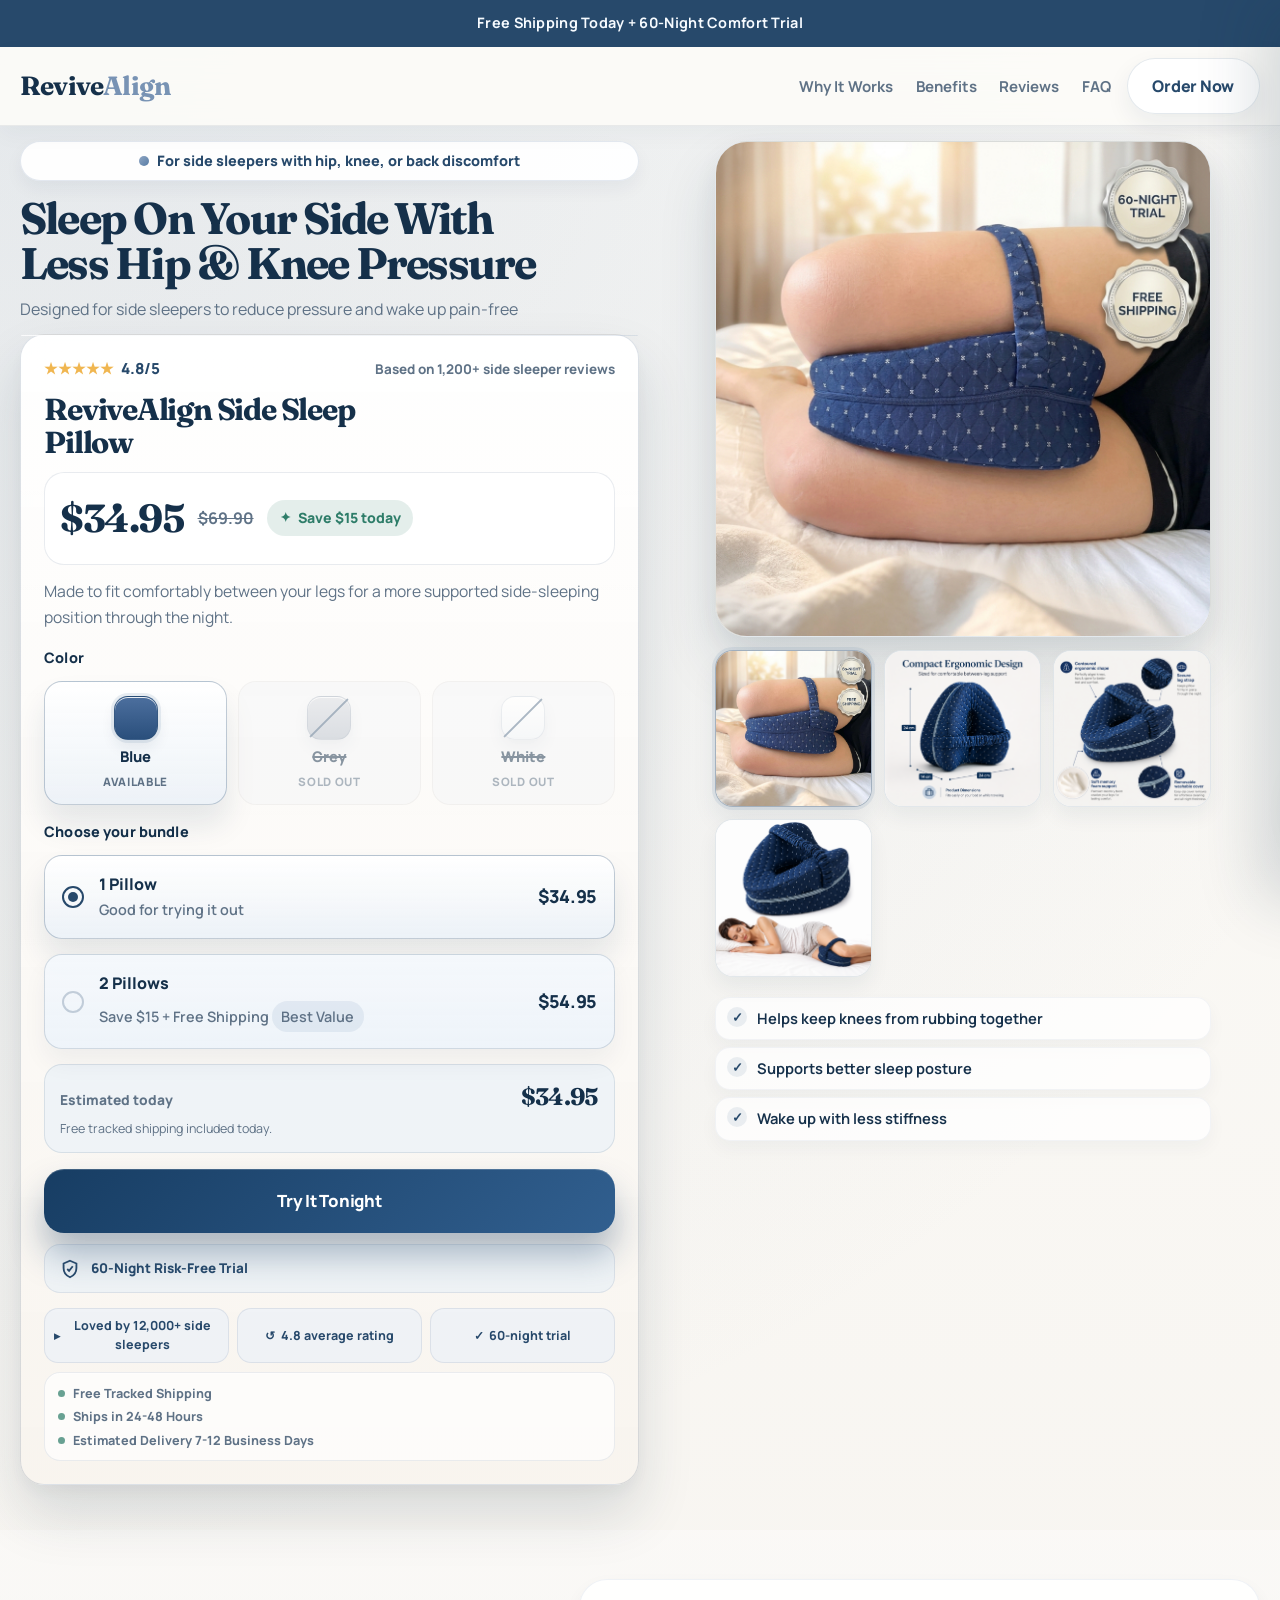
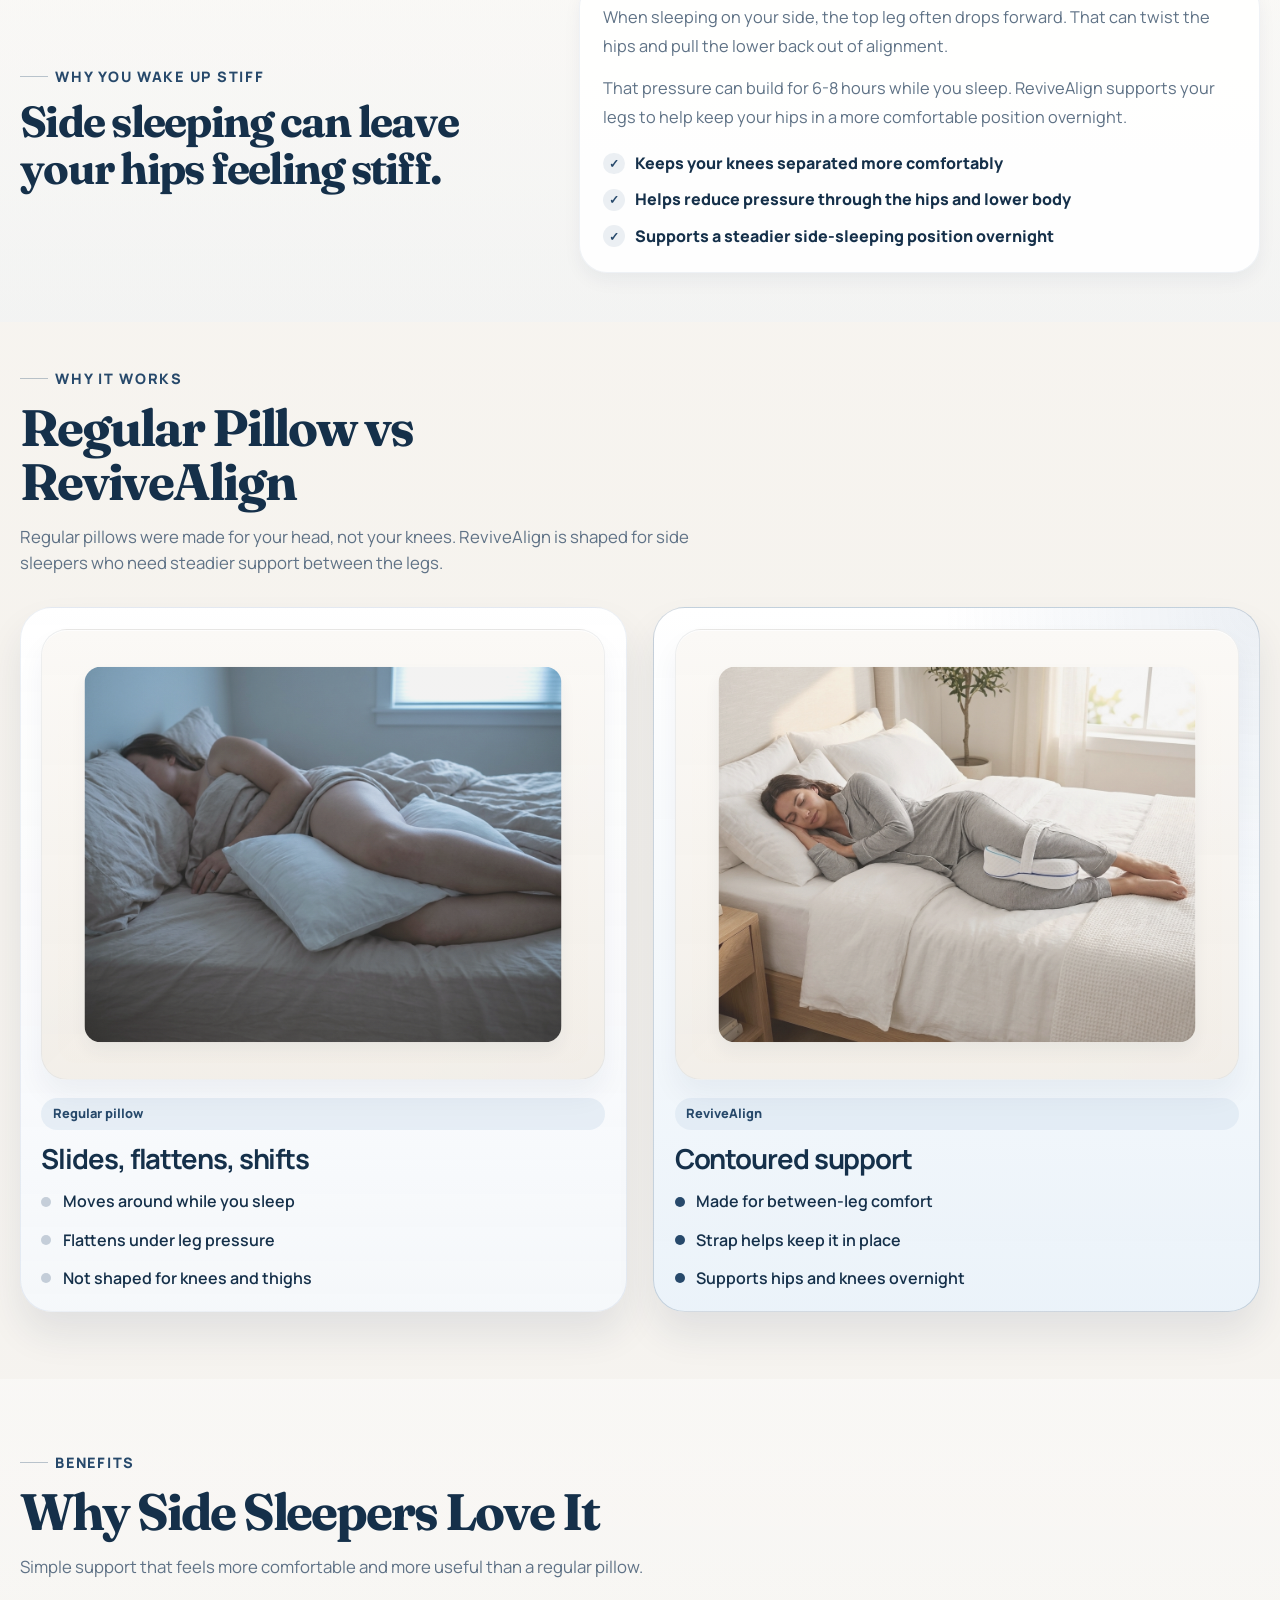
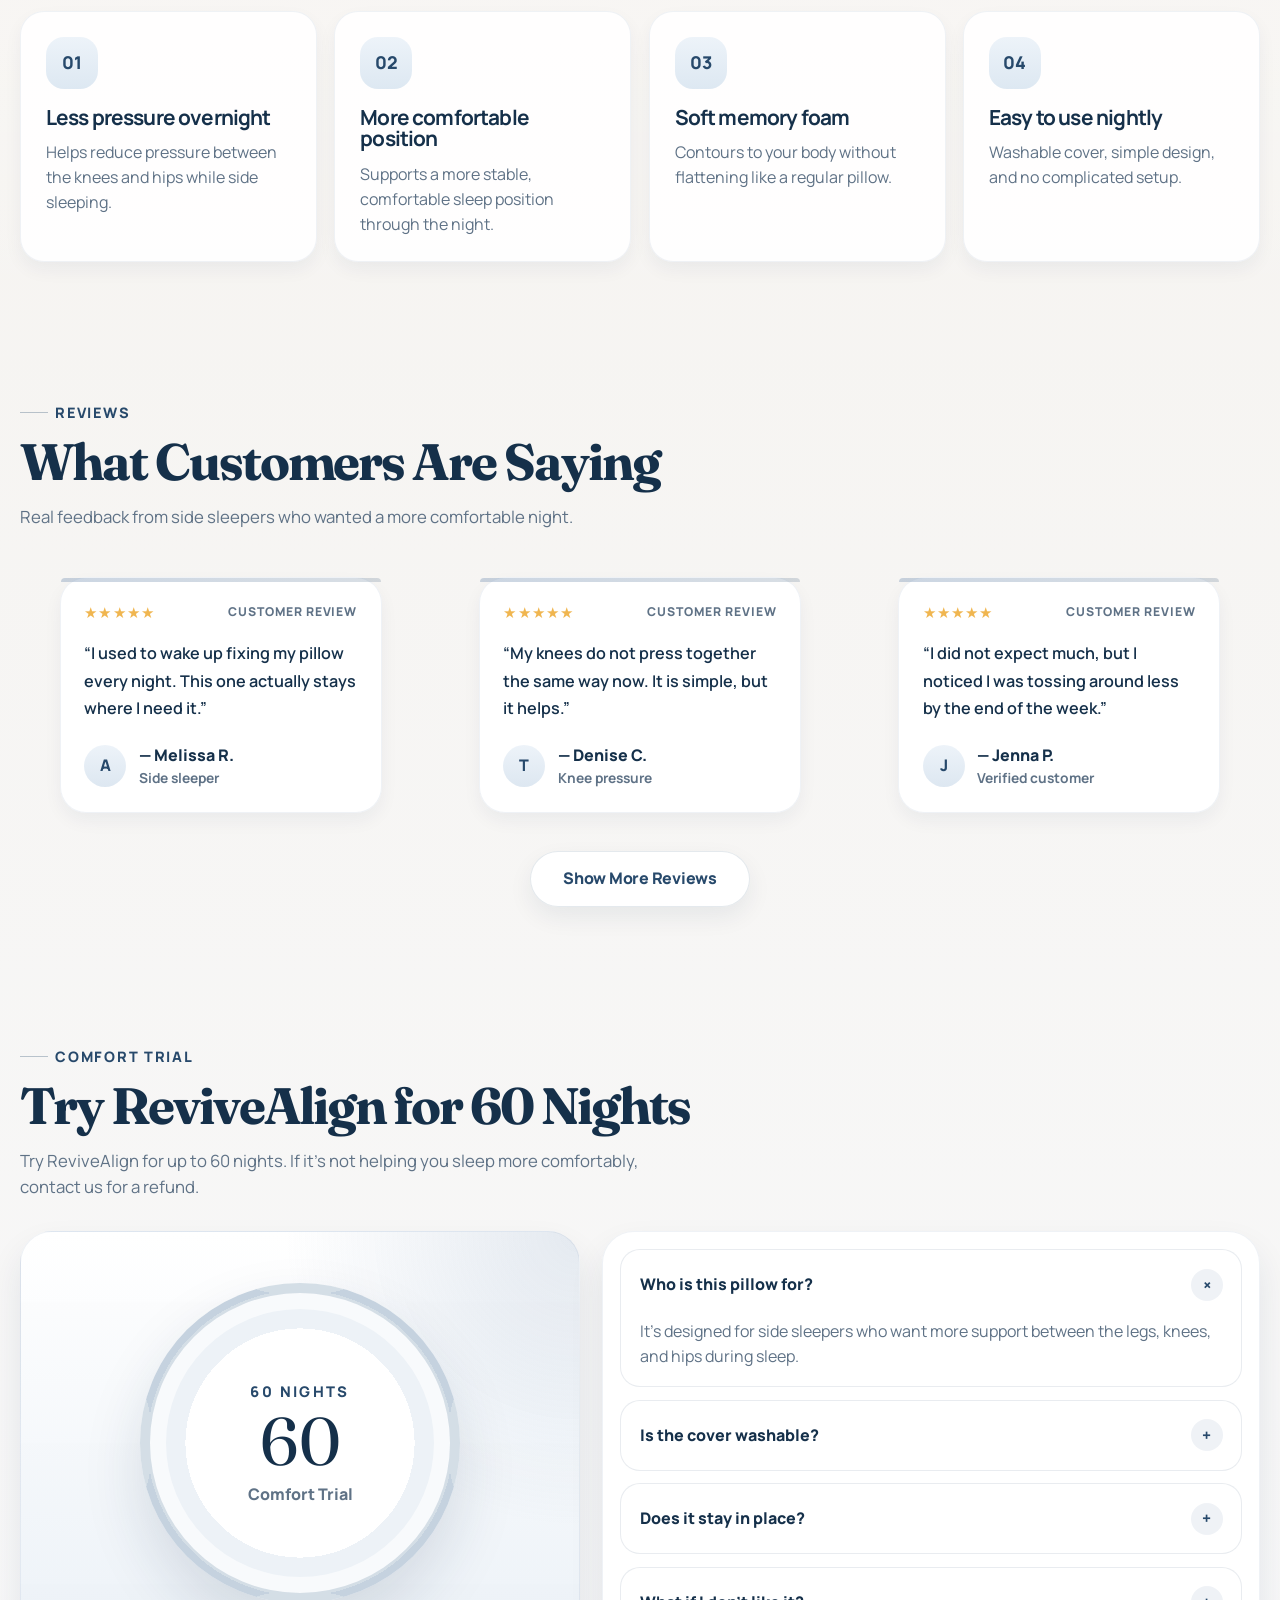
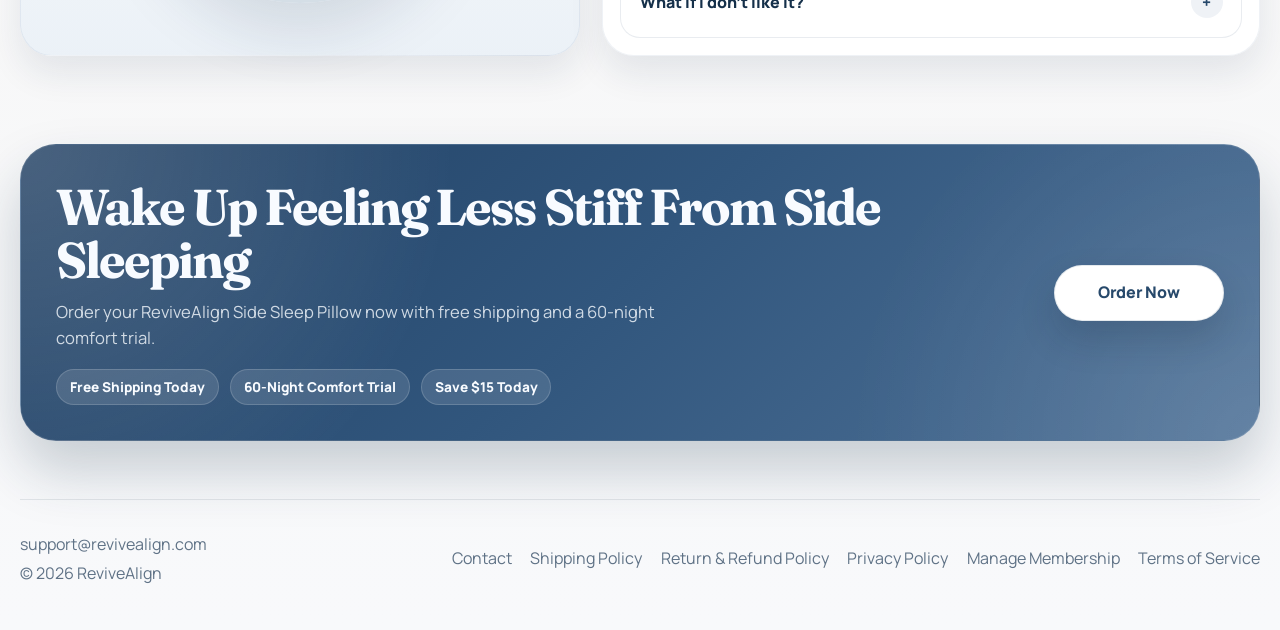
<file: index.html>
<!DOCTYPE html>
<!--
EDIT GUIDE
1. Update the Shopify cart permalinks in the bundle options (`data-checkout`) if your variant IDs change.
2. Swap these image paths with your final product photography:
   - /images/hero-side-sleeper.jpg
   - /images/comparison-regular-pillow.jpg
   - /images/comparison-revivealign.jpg
3. If your offer changes, update the price, guarantee, shipping copy, and support email in the hero buy box, CTA band, and footer.
-->
<html lang="en">
  <head>
    <meta charset="UTF-8" />
    <meta name="viewport" content="width=device-width, initial-scale=1.0" />
    <title>ReviveAlign | Side Sleeper Alignment Pillow</title>
    <meta
      name="description"
      content="ReviveAlign is a side-sleeper pillow made to fit between your legs, stay in place overnight, and help reduce pressure on your hips, knees, and lower back."
    />
    <!-- Meta Pixel Code -->
    <script>
!function(f,b,e,v,n,t,s)
{if(f.fbq)return;n=f.fbq=function(){n.callMethod?
n.callMethod.apply(n,arguments):n.queue.push(arguments)};
if(!f._fbq)f._fbq=n;n.push=n;n.loaded=!0;n.version='2.0';
n.queue=[];t=b.createElement(e);t.async=!0;
t.src=v;s=b.getElementsByTagName(e)[0];
s.parentNode.insertBefore(t,s)}(window, document,'script',
'https://connect.facebook.net/en_US/fbevents.js');
fbq('init', '1640509600563416');
fbq('track', 'PageView');
fbq('track', 'ViewContent');
    </script>
    <noscript><img height="1" width="1" style="display:none"
    src="https://www.facebook.com/tr?id=1640509600563416&ev=PageView&noscript=1"
    /></noscript>
    <!-- End Meta Pixel Code -->
    <link rel="preconnect" href="https://fonts.googleapis.com" />
    <link rel="preconnect" href="https://fonts.gstatic.com" crossorigin />
    <link
      href="https://fonts.googleapis.com/css2?family=Fraunces:wght@600;700&family=Manrope:wght@400;500;600;700;800&display=swap"
      rel="stylesheet"
    />
    <style>
      :root {
        --bg: #f6f4ef;
        --surface: #ffffff;
        --surface-soft: #f7f8fb;
        --surface-strong: #eef3f8;
        --border: rgba(23, 42, 63, 0.1);
        --border-strong: rgba(78, 105, 135, 0.22);
        --text: #15304a;
        --muted: #5f7286;
        --accent: #7893b4;
        --accent-deep: #27496b;
        --accent-soft: #dce7f3;
        --success: #2e7d69;
        --shadow-lg: 0 28px 60px rgba(21, 48, 74, 0.13);
        --shadow-md: 0 18px 35px rgba(21, 48, 74, 0.09);
        --shadow-sm: 0 10px 24px rgba(21, 48, 74, 0.07);
        --shadow-xs: 0 8px 18px rgba(21, 48, 74, 0.05);
        --radius-xl: 28px;
        --radius-lg: 22px;
        --radius-md: 18px;
        --radius-sm: 14px;
        --container: 1280px;
        --header-height: 78px;
      }

      * {
        box-sizing: border-box;
      }

      html {
        scroll-behavior: smooth;
      }

      body {
        margin: 0;
        font-family: "Manrope", sans-serif;
        background:
          radial-gradient(circle at top left, rgba(120, 147, 180, 0.18), transparent 28%),
          linear-gradient(180deg, #fcfbf8 0%, #f5f2ed 46%, #f8f9fb 100%);
        color: var(--text);
        line-height: 1.55;
        text-rendering: optimizeLegibility;
        overflow-x: hidden;
        padding-bottom: 0;
      }

      img {
        max-width: 100%;
        display: block;
      }

      a {
        color: inherit;
        text-decoration: none;
      }

      button,
      input,
      select {
        font: inherit;
      }

      .announcement-bar {
        background: var(--accent-deep);
        color: #f7fbff;
        text-align: center;
        padding: 0.78rem 1rem;
        font-size: 0.9rem;
        font-weight: 700;
        letter-spacing: 0.02em;
      }

      .site-header {
        position: sticky;
        top: 0;
        z-index: 40;
        backdrop-filter: blur(16px);
        background: rgba(252, 251, 248, 0.92);
        border-bottom: 1px solid rgba(21, 48, 74, 0.08);
        box-shadow: 0 8px 22px rgba(21, 48, 74, 0.04);
      }

      .header-inner,
      .container {
        width: min(calc(100% - 2.5rem), var(--container));
        margin: 0 auto;
      }

      .header-inner {
        min-height: var(--header-height);
        display: flex;
        align-items: center;
        justify-content: space-between;
        gap: 1rem;
      }

      .logo {
        font-family: "Fraunces", serif;
        font-size: 1.65rem;
        font-weight: 700;
        letter-spacing: -0.03em;
      }

      .logo span {
        color: var(--accent);
      }

      .header-actions {
        display: flex;
        align-items: center;
        gap: 1rem;
      }

      .site-nav {
        display: flex;
        align-items: center;
        gap: 1.4rem;
      }

      .site-nav a {
        color: var(--muted);
        font-weight: 700;
        font-size: 0.94rem;
        transition: color 160ms ease;
      }

      .site-nav a:hover,
      .site-nav a:focus-visible {
        color: var(--accent-deep);
      }

      .header-toggle {
        display: none;
        width: 46px;
        height: 46px;
        border: 1px solid var(--border);
        border-radius: 999px;
        background: rgba(255, 255, 255, 0.75);
        align-items: center;
        justify-content: center;
        padding: 0;
        cursor: pointer;
      }

      .header-toggle svg {
        width: 20px;
        height: 20px;
      }

      .button {
        display: inline-flex;
        align-items: center;
        justify-content: center;
        gap: 0.55rem;
        min-height: 56px;
        padding: 0 1.55rem;
        border-radius: 999px;
        border: 0;
        font-weight: 800;
        letter-spacing: -0.015em;
        cursor: pointer;
        transition:
          transform 180ms ease,
          box-shadow 180ms ease,
          background 180ms ease,
          color 180ms ease;
      }

      .button:focus-visible {
        outline: 3px solid rgba(120, 147, 180, 0.35);
        outline-offset: 2px;
      }

      .button-primary {
        background: linear-gradient(135deg, #173d63 0%, #315f8f 100%);
        color: #ffffff;
        box-shadow: 0 20px 38px rgba(25, 63, 101, 0.34);
      }

      .button-primary:hover,
      .button-primary:focus-visible {
        transform: translateY(-1px);
        box-shadow: 0 24px 42px rgba(25, 63, 101, 0.34);
      }

      .button-secondary {
        background: rgba(255, 255, 255, 0.94);
        color: var(--accent-deep);
        border: 1px solid rgba(39, 73, 107, 0.12);
        box-shadow: var(--shadow-sm);
      }

      .button-secondary:hover,
      .button-secondary:focus-visible {
        transform: translateY(-1px);
        background: #ffffff;
      }

      .hero {
        padding: 0.9rem 0 1.15rem;
      }

      .hero-grid {
        display: grid;
        grid-template-columns: minmax(0, 1.02fr) minmax(0, 0.98fr);
        gap: 1.65rem;
        align-items: start;
      }

      .eyebrow {
        display: inline-flex;
        align-items: center;
        justify-content: center;
        flex-wrap: wrap;
        gap: 0.55rem;
        padding: 0.6rem 0.95rem;
        border-radius: 999px;
        background: rgba(255, 255, 255, 0.94);
        border: 1px solid rgba(120, 147, 180, 0.2);
        box-shadow: var(--shadow-xs);
        color: var(--accent-deep);
        font-weight: 800;
        font-size: 0.9rem;
        line-height: 1.35;
        text-align: center;
      }

      .eyebrow::before {
        content: "";
        width: 10px;
        height: 10px;
        border-radius: 999px;
        background: linear-gradient(135deg, #8fa6c4, #577ca5);
      }

      .hero-copy {
        padding-top: 0;
        grid-column: 1;
      }

      h1,
      h2,
      h3 {
        margin: 0;
        line-height: 1.05;
        letter-spacing: -0.04em;
      }

      h1,
      h2 {
        font-family: "Fraunces", serif;
      }

      h1 {
        margin-top: 0.55rem;
        font-size: clamp(2.15rem, 3.45vw, 3.32rem);
        line-height: 1.04;
        text-wrap: balance;
      }

      .hero-break {
        display: block;
      }

      .hero-copy h1 {
        max-width: none;
      }

      .hero-copy p {
        margin: 0.58rem 0 0;
        font-size: 1rem;
        line-height: 1.55;
        color: var(--muted);
        max-width: 34.5rem;
      }

      .hero-benefits {
        list-style: none;
        margin: 0.62rem 0 0;
        padding: 0;
        display: grid;
        gap: 0.42rem;
      }

      .hero-benefits li {
        display: flex;
        align-items: flex-start;
        gap: 0.6rem;
        padding: 0.58rem 0.72rem;
        border-radius: 15px;
        background: rgba(255, 255, 255, 0.72);
        border: 1px solid rgba(120, 147, 180, 0.09);
        box-shadow: 0 8px 18px rgba(21, 48, 74, 0.04);
        color: var(--text);
        font-size: 0.92rem;
        font-weight: 650;
      }

      .hero-visual .hero-benefits {
        width: 100%;
        max-width: 31rem;
        margin: 0.7rem auto 0;
      }

      .hero-benefits li::before {
        content: "\2713";
        flex: 0 0 auto;
        width: 1.25rem;
        height: 1.25rem;
        border-radius: 999px;
        display: inline-flex;
        align-items: center;
        justify-content: center;
        background: rgba(120, 147, 180, 0.14);
        color: var(--accent-deep);
        font-size: 0.82rem;
        font-weight: 800;
      }

      .hero-copy-wrap {
        display: grid;
        gap: 0.34rem;
      }

      .hero-visual {
        display: grid;
        gap: 0.58rem;
        justify-items: center;
        align-content: start;
        align-self: start;
        grid-column: 2;
        grid-row: 1 / span 2;
        width: 100%;
      }

      .hero-image-stage {
        position: relative;
        width: 100%;
        max-width: 31rem;
        aspect-ratio: 1 / 1;
        border-radius: 32px;
        padding: 0.02rem;
        margin: 0;
        display: flex;
        align-items: center;
        justify-content: center;
        background:
          radial-gradient(circle at 18% 16%, rgba(255, 255, 255, 0.92), transparent 30%),
          radial-gradient(circle at 82% 82%, rgba(225, 233, 239, 0.42), transparent 32%),
          linear-gradient(160deg, #f8f4ee 0%, #f4efe8 44%, #edf2f6 100%);
        border: 1px solid rgba(132, 119, 102, 0.09);
        box-shadow:
          0 26px 52px rgba(21, 48, 74, 0.1),
          inset 0 1px 0 rgba(255, 255, 255, 0.55);
      }

      .hero-image-stage::after {
        content: "";
        position: absolute;
        inset: 0.8rem;
        border-radius: 28px;
        border: 1px solid rgba(255, 255, 255, 0.42);
        pointer-events: none;
      }

      .hero-image-frame {
        position: relative;
        overflow: hidden;
        width: 100%;
        height: 100%;
        display: flex;
        align-items: center;
        justify-content: center;
        border-radius: 26px;
        background: transparent;
      }

      .hero-image-stage::before {
        content: "";
        position: absolute;
        left: 31%;
        right: 31%;
        bottom: 0.4rem;
        height: 16px;
        border-radius: 50%;
        background: radial-gradient(circle, rgba(113, 91, 63, 0.18) 0%, rgba(113, 91, 63, 0.02) 70%);
        filter: blur(8px);
        pointer-events: none;
      }

      .image-shell {
        position: relative;
        overflow: hidden;
      }

      .image-shell img {
        width: 100%;
        height: 100%;
        object-fit: cover;
      }

      .hero-image-frame img {
        position: relative;
        z-index: 1;
        display: block;
        width: 100%;
        height: 100%;
        margin: 0 auto;
        border-radius: 44px;
        clip-path: inset(0 round 44px);
        object-fit: contain;
        object-position: center center;
        transform: scale(1.03);
        filter:
          saturate(0.98)
          contrast(1.03)
          brightness(1.06)
          drop-shadow(0 18px 24px rgba(79, 61, 38, 0.08));
      }

      .hero-image-badge {
        display: none;
        align-items: center;
        justify-content: center;
        flex-wrap: wrap;
        gap: 0.6rem;
        width: fit-content;
        min-height: 48px;
        padding: 0.65rem 1rem;
        border-radius: 999px;
        background: rgba(255, 252, 248, 0.92);
        border: 1px solid rgba(132, 119, 102, 0.1);
        box-shadow: 0 14px 30px rgba(21, 48, 74, 0.07);
        color: var(--text);
        font-size: 0.92rem;
        font-weight: 800;
        line-height: 1.3;
        text-align: center;
        justify-self: start;
      }

      .hero-image-badge::before {
        content: "\2665";
        width: 1.7rem;
        height: 1.7rem;
        border-radius: 999px;
        display: inline-flex;
        align-items: center;
        justify-content: center;
        background: rgba(120, 147, 180, 0.14);
        color: var(--accent-deep);
        font-size: 0.82rem;
      }

      .hero-offer {
        display: grid;
        gap: 0.78rem;
        align-content: start;
        grid-column: 1;
        grid-row: 1;
        width: 100%;
        max-width: 41rem;
      }

      .hero .purchase-card {
        grid-column: 1;
        width: 100%;
        max-width: 41rem;
      }

      .image-shell.is-placeholder {
        background:
          linear-gradient(180deg, rgba(255, 255, 255, 0.72), rgba(224, 233, 243, 0.9)),
          repeating-linear-gradient(
            -45deg,
            rgba(120, 147, 180, 0.12) 0,
            rgba(120, 147, 180, 0.12) 16px,
            rgba(255, 255, 255, 0.12) 16px,
            rgba(255, 255, 255, 0.12) 32px
          );
      }

      .image-note {
        position: absolute;
        left: 1rem;
        right: 1rem;
        bottom: 1rem;
        z-index: 2;
        display: none;
        padding: 0.95rem 1rem;
        border-radius: 16px;
        background: rgba(255, 255, 255, 0.88);
        border: 1px solid rgba(39, 73, 107, 0.1);
        box-shadow: var(--shadow-sm);
        color: var(--text);
      }

      .image-shell.is-placeholder .image-note {
        display: block;
      }

      .image-note strong {
        display: block;
        font-size: 0.95rem;
      }

      .image-note span {
        display: block;
        margin-top: 0.2rem;
        font-size: 0.84rem;
        color: var(--muted);
        word-break: break-word;
      }

      .purchase-card {
        position: relative;
        width: 100%;
        background:
          linear-gradient(180deg, rgba(255, 255, 255, 0.92), rgba(248, 244, 238, 0.96)),
          linear-gradient(180deg, rgba(255, 255, 255, 0.5), rgba(255, 255, 255, 0.12));
        backdrop-filter: blur(10px);
        border: 1.5px solid rgba(39, 73, 107, 0.16);
        border-radius: 24px;
        box-shadow:
          0 30px 56px rgba(21, 48, 74, 0.14),
          0 8px 18px rgba(21, 48, 74, 0.04),
          inset 0 1px 0 rgba(255, 255, 255, 0.7);
        padding: 1.4rem 1.45rem;
      }

      .purchase-card::before {
        content: "";
        position: absolute;
        top: 0;
        left: 0;
        right: 0;
        height: 1px;
        border-radius: 24px 24px 0 0;
        background: linear-gradient(90deg, rgba(255, 255, 255, 0.8), rgba(120, 147, 180, 0.18));
      }

      .purchase-stars {
        display: flex;
        align-items: center;
        justify-content: space-between;
        gap: 0.75rem;
        flex-wrap: wrap;
        color: var(--accent-deep);
        font-weight: 800;
        font-size: 0.95rem;
      }

      .rating-score {
        display: inline-flex;
        align-items: center;
        gap: 0.45rem;
      }

      .rating-context {
        color: var(--muted);
        font-size: 0.84rem;
        font-weight: 750;
      }

      .stars {
        color: #f0b650;
        letter-spacing: 0.06em;
        font-size: 0.94rem;
      }

      .purchase-card h2 {
        font-size: 1.9rem;
        margin-top: 0.78rem;
        max-width: 24rem;
        line-height: 1.06;
      }

      .price-row {
        display: flex;
        align-items: center;
        flex-wrap: wrap;
        gap: 0.7rem 0.85rem;
        margin-top: 0.88rem;
        padding: 0.95rem;
        border-radius: 20px;
        background: rgba(255, 255, 255, 0.72);
        border: 1px solid rgba(39, 73, 107, 0.1);
      }

      .sale-price {
        font-size: 2.45rem;
        font-weight: 700;
        letter-spacing: -0.04em;
        font-family: "Fraunces", serif;
      }

      .compare-price {
        color: var(--muted);
        font-size: 1rem;
        font-weight: 700;
        text-decoration: line-through;
      }

      .save-badge {
        display: inline-flex;
        align-items: center;
        gap: 0.45rem;
        min-height: 36px;
        padding: 0.4rem 0.78rem;
        border-radius: 999px;
        background: rgba(46, 125, 105, 0.13);
        color: var(--success);
        font-weight: 800;
        font-size: 0.88rem;
      }

      .save-badge::before {
        content: "\2726";
        font-size: 0.8rem;
      }

      .price-meta {
        display: none;
      }

      .price-meta span {
        display: inline-flex;
        align-items: center;
        gap: 0.45rem;
        min-height: 36px;
        padding: 0.32rem 0.72rem;
        border-radius: 999px;
        background: rgba(255, 255, 255, 0.78);
        border: 1px solid rgba(132, 119, 102, 0.09);
        color: var(--text);
        font-size: 0.82rem;
        font-weight: 800;
      }

      .price-meta span:nth-child(1)::before {
        content: "\25B8";
        color: var(--accent-deep);
        font-size: 0.75rem;
      }

      .price-meta span:nth-child(2)::before {
        content: "\21BA";
        color: var(--accent-deep);
        font-size: 0.75rem;
      }

      .purchase-copy {
        margin: 0.9rem 0 0;
        color: var(--muted);
        font-size: 0.98rem;
        line-height: 1.65;
      }

      .color-picker {
        margin: 1rem 0 0;
        padding: 0;
        border: 0;
        min-width: 0;
      }

      .color-heading {
        padding: 0;
        color: var(--text);
        font-size: 0.9rem;
        font-weight: 800;
        letter-spacing: 0.01em;
      }

      .color-list {
        margin-top: 0.72rem;
        display: grid;
        grid-template-columns: repeat(3, minmax(0, 1fr));
        gap: 0.7rem;
      }

      .color-option {
        position: relative;
      }

      .color-option input {
        position: absolute;
        opacity: 0;
        pointer-events: none;
      }

      .color-chip {
        position: relative;
        display: flex;
        flex-direction: column;
        align-items: center;
        justify-content: center;
        gap: 0.5rem;
        min-height: 108px;
        padding: 0.85rem 0.55rem 0.78rem;
        border-radius: 18px;
        border: 1px solid rgba(132, 119, 102, 0.12);
        background: rgba(255, 255, 255, 0.84);
        box-shadow: 0 14px 24px rgba(21, 48, 74, 0.05);
        text-align: center;
        cursor: pointer;
        transition:
          border-color 160ms ease,
          transform 160ms ease,
          box-shadow 160ms ease,
          background 160ms ease,
          opacity 160ms ease;
      }

      .color-option:not(.color-option--disabled) .color-chip:hover {
        transform: translateY(-1px);
        border-color: rgba(39, 73, 107, 0.22);
      }

      .color-swatch {
        position: relative;
        width: 44px;
        height: 44px;
        border-radius: 14px;
        border: 1.5px solid rgba(39, 73, 107, 0.16);
        box-shadow:
          inset 0 1px 0 rgba(255, 255, 255, 0.8),
          0 8px 14px rgba(21, 48, 74, 0.08);
      }

      .color-swatch--blue {
        background: linear-gradient(180deg, #4c6f9e 0%, #2a4f7c 100%);
      }

      .color-swatch--grey {
        background: linear-gradient(180deg, #d8dbe1 0%, #b8c0cb 100%);
      }

      .color-swatch--white {
        background: linear-gradient(180deg, #ffffff 0%, #eef2f6 100%);
      }

      .color-name {
        font-size: 0.92rem;
        font-weight: 800;
        color: var(--text);
        line-height: 1.2;
      }

      .color-state {
        font-size: 0.72rem;
        font-weight: 800;
        letter-spacing: 0.06em;
        text-transform: uppercase;
        color: var(--muted);
      }

      .color-option input:checked + .color-chip {
        border-color: rgba(39, 73, 107, 0.28);
        background: linear-gradient(180deg, rgba(255, 255, 255, 0.97), rgba(236, 242, 248, 0.93));
        box-shadow: 0 20px 30px rgba(21, 48, 74, 0.1);
      }

      .color-option input:checked + .color-chip .color-swatch {
        border-color: rgba(39, 73, 107, 0.34);
        box-shadow:
          inset 0 1px 0 rgba(255, 255, 255, 0.88),
          0 0 0 3px rgba(120, 147, 180, 0.16),
          0 8px 14px rgba(21, 48, 74, 0.08);
      }

      .color-option--disabled .color-chip {
        opacity: 0.5;
        background: rgba(244, 245, 247, 0.86);
        box-shadow: none;
        cursor: not-allowed;
      }

      .color-option--disabled .color-name {
        text-decoration: line-through;
        text-decoration-thickness: 1.5px;
      }

      .color-option--disabled .color-swatch::after {
        content: "";
        position: absolute;
        top: -6px;
        bottom: -6px;
        left: 50%;
        width: 2px;
        border-radius: 999px;
        background: rgba(39, 73, 107, 0.75);
        transform: translateX(-50%) rotate(45deg);
      }

      .color-note {
        margin-top: 0.62rem;
        font-size: 0.81rem;
        color: var(--muted);
      }

      .bundle-heading {
        margin-top: 1.05rem;
        color: var(--text);
        font-size: 0.9rem;
        font-weight: 800;
        letter-spacing: 0.01em;
      }

      .bundle-list {
        margin-top: 0.72rem;
        display: grid;
        gap: 0.9rem;
      }

      .bundle-option {
        position: relative;
      }

      .bundle-option--value .bundle-card {
        border-color: rgba(39, 73, 107, 0.18);
        background: linear-gradient(180deg, rgba(245, 249, 253, 0.95), rgba(238, 244, 250, 0.92));
      }

      .bundle-option input {
        position: absolute;
        opacity: 0;
        pointer-events: none;
      }

      .bundle-card {
        display: grid;
        grid-template-columns: auto 1fr auto;
        gap: 0.95rem;
        align-items: center;
        padding: 1.02rem 1.05rem;
        border-radius: 18px;
        border: 1px solid rgba(132, 119, 102, 0.12);
        background: rgba(255, 255, 255, 0.84);
        box-shadow: 0 14px 24px rgba(21, 48, 74, 0.05);
        cursor: pointer;
        transition:
          border-color 160ms ease,
          transform 160ms ease,
          box-shadow 160ms ease,
          background 160ms ease;
      }

      .bundle-card:hover {
        transform: translateY(-1px);
        border-color: rgba(39, 73, 107, 0.22);
      }

      .bundle-indicator {
        width: 22px;
        height: 22px;
        border-radius: 999px;
        border: 2px solid rgba(39, 73, 107, 0.24);
        position: relative;
      }

      .bundle-indicator::after {
        content: "";
        position: absolute;
        inset: 4px;
        border-radius: 999px;
        background: transparent;
        transition: background 160ms ease;
      }

      .bundle-text strong,
      .bundle-price {
        display: block;
      }

      .bundle-text strong {
        font-size: 1rem;
        font-weight: 800;
      }

      .bundle-text span {
        color: var(--muted);
        font-size: 0.9rem;
        font-weight: 600;
      }

      .bundle-price {
        font-weight: 800;
        font-size: 1.12rem;
        letter-spacing: -0.02em;
      }

      .bundle-tag {
        display: inline-flex;
        align-items: center;
        margin-top: 0.35rem;
        padding: 0.26rem 0.58rem;
        border-radius: 999px;
        background: rgba(120, 147, 180, 0.14);
        color: var(--accent-deep);
        font-size: 0.78rem;
        font-weight: 800;
      }

      .bundle-option input:checked + .bundle-card {
        border-color: rgba(39, 73, 107, 0.28);
        background: linear-gradient(180deg, rgba(255, 255, 255, 0.96), rgba(236, 242, 248, 0.92));
        box-shadow: 0 20px 30px rgba(21, 48, 74, 0.1);
      }

      .bundle-option input:checked + .bundle-card .bundle-indicator {
        border-color: var(--accent-deep);
      }

      .bundle-option input:checked + .bundle-card .bundle-indicator::after {
        background: var(--accent-deep);
      }

      .order-total {
        margin-top: 0.9rem;
        padding: 0.85rem 0.95rem;
        border-radius: 18px;
        background: rgba(236, 242, 248, 0.78);
        border: 1px solid rgba(39, 73, 107, 0.12);
      }

      .order-total-row {
        display: flex;
        justify-content: space-between;
        gap: 1rem;
        align-items: baseline;
      }

      .order-total-row span:first-child {
        color: var(--muted);
        font-size: 0.86rem;
        font-weight: 800;
      }

      .order-total-row strong {
        color: var(--text);
        font-family: "Fraunces", serif;
        font-size: 1.5rem;
        letter-spacing: -0.03em;
      }

      .order-total-note {
        margin: 0.28rem 0 0;
        color: var(--muted);
        font-size: 0.78rem;
        line-height: 1.45;
      }

      .purchase-cta {
        width: 100%;
        margin-top: 1rem;
        min-height: 64px;
        font-size: 1.05rem;
        border-radius: 20px;
        background: linear-gradient(135deg, #173d63 0%, #315f8f 100%);
        box-shadow:
          0 22px 34px rgba(25, 63, 101, 0.34),
          inset 0 1px 0 rgba(255, 255, 255, 0.18);
      }

      .trust-row {
        margin-top: 0.95rem;
        display: grid;
        grid-template-columns: repeat(3, minmax(0, 1fr));
        gap: 0.52rem;
      }

      .trust-row span {
        display: inline-flex;
        align-items: center;
        justify-content: center;
        gap: 0.35rem;
        min-height: 42px;
        padding: 0.42rem 0.55rem;
        border-radius: 14px;
        background: rgba(236, 242, 248, 0.72);
        border: 1px solid rgba(39, 73, 107, 0.1);
        color: var(--accent-deep);
        font-size: 0.78rem;
        font-weight: 750;
        text-align: center;
      }

      .trust-row span:nth-child(1)::before {
        content: "\25B8";
        color: var(--accent-deep);
        font-size: 0.72rem;
      }

      .trust-row span:nth-child(2)::before {
        content: "\21BA";
        color: var(--accent-deep);
        font-size: 0.72rem;
      }

      .trust-row span:nth-child(3)::before {
        content: "\2713";
        color: var(--accent-deep);
        font-size: 0.72rem;
      }

      .shipping-promise {
        margin-top: 0.62rem;
        display: grid;
        gap: 0.38rem;
        padding: 0.74rem 0.82rem;
        border-radius: 16px;
        background: rgba(255, 255, 255, 0.66);
        border: 1px solid rgba(39, 73, 107, 0.09);
        box-shadow: inset 0 1px 0 rgba(255, 255, 255, 0.55);
      }

      .shipping-promise span {
        display: flex;
        align-items: center;
        gap: 0.48rem;
        color: var(--muted);
        font-size: 0.79rem;
        font-weight: 750;
        line-height: 1.35;
      }

      .shipping-promise span::before {
        content: "";
        flex: 0 0 auto;
        width: 7px;
        height: 7px;
        border-radius: 999px;
        background: rgba(46, 125, 105, 0.72);
      }

      .product-gallery {
        padding: 2.6rem 0 2.9rem;
      }

      .gallery-shell {
        display: grid;
        grid-template-columns: minmax(0, 0.82fr) minmax(0, 1.18fr);
        gap: 1.55rem;
        align-items: center;
        padding: 1.2rem;
        border-radius: 30px;
        background:
          radial-gradient(circle at 14% 10%, rgba(255, 255, 255, 0.92), transparent 34%),
          linear-gradient(145deg, rgba(255, 255, 255, 0.82), rgba(241, 238, 231, 0.76));
        border: 1px solid rgba(39, 73, 107, 0.1);
        box-shadow: var(--shadow-md);
      }

      .gallery-copy {
        padding: 0.4rem 0.4rem 0.4rem 0.2rem;
      }

      .gallery-copy h2 {
        margin-top: 0.45rem;
        font-size: clamp(2rem, 3.2vw, 3.05rem);
        line-height: 1.06;
        max-width: 28rem;
      }

      .gallery-copy p {
        margin: 0.72rem 0 0;
        max-width: 31rem;
        color: var(--muted);
        font-size: 1rem;
        line-height: 1.7;
      }

      .gallery-points {
        list-style: none;
        display: grid;
        gap: 0.58rem;
        margin: 1rem 0 0;
        padding: 0;
      }

      .gallery-points li {
        display: flex;
        gap: 0.6rem;
        align-items: flex-start;
        color: var(--text);
        font-size: 0.93rem;
        font-weight: 750;
      }

      .gallery-points li::before {
        content: "\2713";
        flex: 0 0 auto;
        color: var(--accent-deep);
        font-weight: 900;
      }

      .product-carousel {
        position: relative;
        min-width: 0;
        width: 100%;
      }

      .carousel-main {
        position: relative;
        overflow: hidden;
        aspect-ratio: 1 / 1;
        border-radius: 30px;
        background:
          radial-gradient(circle at 18% 12%, rgba(255, 255, 255, 0.96), transparent 34%),
          linear-gradient(180deg, #ffffff 0%, #f5f1ea 100%);
        border: 1px solid rgba(39, 73, 107, 0.12);
        box-shadow:
          0 30px 58px rgba(21, 48, 74, 0.14),
          0 10px 24px rgba(21, 48, 74, 0.06),
          inset 0 1px 0 rgba(255, 255, 255, 0.72);
        touch-action: pan-y;
      }

      .carousel-main img {
        width: 100%;
        height: 100%;
        object-fit: contain;
        object-position: center;
        background: transparent;
        transition:
          opacity 180ms ease,
          transform 260ms ease;
      }

      .carousel-main.is-changing img {
        opacity: 0.12;
        transform: scale(1.015);
      }

      .carousel-arrow {
        display: none;
      }

      .carousel-thumbs {
        display: grid;
        grid-template-columns: repeat(3, minmax(0, 1fr));
        gap: 0.72rem;
        margin-top: 0.82rem;
      }

      .carousel-thumb {
        position: relative;
        overflow: hidden;
        aspect-ratio: 1 / 1;
        padding: 0;
        border-radius: 18px;
        border: 1px solid rgba(39, 73, 107, 0.12);
        background: rgba(255, 255, 255, 0.76);
        box-shadow: 0 10px 20px rgba(21, 48, 74, 0.06);
        cursor: pointer;
        transition:
          border-color 160ms ease,
          transform 160ms ease,
          box-shadow 160ms ease;
      }

      .carousel-thumb img {
        width: 100%;
        height: 100%;
        object-fit: cover;
        object-position: center;
      }

      .carousel-thumb:hover,
      .carousel-thumb:focus-visible {
        transform: translateY(-1px);
        box-shadow: 0 14px 24px rgba(21, 48, 74, 0.08);
      }

      .carousel-thumb:focus-visible {
        outline: 3px solid rgba(120, 147, 180, 0.35);
        outline-offset: 2px;
      }

      .carousel-thumb.is-active {
        border-color: rgba(39, 73, 107, 0.42);
        box-shadow:
          0 0 0 3px rgba(120, 147, 180, 0.16),
          0 14px 24px rgba(21, 48, 74, 0.08);
      }

      .hero-visual .product-carousel {
        max-width: 31rem;
      }

      .hero-visual .carousel-main img {
        border-radius: 24px;
      }

      .hero-visual .carousel-main {
        border-radius: 32px;
      }

      .hero-visual .carousel-thumbs {
        grid-template-columns: repeat(3, minmax(0, 1fr));
      }

      .pain-explain {
        padding: 3.1rem 0;
        background: linear-gradient(180deg, rgba(255, 255, 255, 0.38), rgba(236, 242, 248, 0.36));
      }

      .pain-explain-grid {
        display: grid;
        grid-template-columns: minmax(0, 0.88fr) minmax(0, 1.12fr);
        gap: 1.5rem;
        align-items: center;
      }

      .pain-explain h2 {
        margin: 0.65rem 0 0;
        font-family: "Fraunces", serif;
        font-size: clamp(2rem, 3.4vw, 3rem);
        line-height: 1.08;
        letter-spacing: -0.04em;
      }

      .pain-explain-copy {
        padding: 1.45rem;
        border-radius: 28px;
        background: rgba(255, 255, 255, 0.9);
        border: 1px solid rgba(120, 147, 180, 0.12);
        box-shadow: var(--shadow-xs);
      }

      .pain-explain-copy p {
        margin: 0;
        color: var(--muted);
        font-size: 1.02rem;
        line-height: 1.76;
      }

      .pain-explain-copy p + p {
        margin-top: 0.85rem;
      }

      .pain-highlight {
        display: grid;
        gap: 0.72rem;
        margin-top: 1.2rem;
      }

      .pain-highlight span {
        display: flex;
        align-items: flex-start;
        gap: 0.65rem;
        color: var(--text);
        font-weight: 800;
      }

      .pain-highlight span::before {
        content: "\2713";
        flex: 0 0 auto;
        width: 1.35rem;
        height: 1.35rem;
        border-radius: 999px;
        display: inline-flex;
        align-items: center;
        justify-content: center;
        background: rgba(120, 147, 180, 0.14);
        color: var(--accent-deep);
        font-size: 0.78rem;
        margin-top: 0.12rem;
      }

      section {
        padding: 4.15rem 0;
        scroll-margin-top: calc(var(--header-height) + 1.5rem);
      }

      #why-it-works {
        padding-top: 2.45rem;
      }

      .section-head {
        max-width: 42rem;
        margin-bottom: 1.95rem;
      }

      .section-kicker {
        display: inline-flex;
        align-items: center;
        gap: 0.45rem;
        color: var(--accent-deep);
        font-size: 0.9rem;
        font-weight: 800;
        text-transform: uppercase;
        letter-spacing: 0.12em;
      }

      .section-kicker::before {
        content: "";
        width: 28px;
        height: 1px;
        background: rgba(39, 73, 107, 0.3);
      }

      .section-head h2 {
        margin-top: 0.7rem;
        font-size: clamp(2.1rem, 4vw, 3.3rem);
      }

      .section-head p {
        margin: 0.95rem 0 0;
        font-size: 1.05rem;
        color: var(--muted);
      }

      .comparison-grid {
        display: grid;
        grid-template-columns: repeat(2, minmax(0, 1fr));
        gap: 1.65rem;
      }

      .comparison-card {
        display: flex;
        flex-direction: column;
        padding: 1.28rem;
        border-radius: 32px;
        background: linear-gradient(180deg, rgba(255, 255, 255, 0.96), rgba(245, 248, 252, 0.88));
        border: 1px solid rgba(120, 147, 180, 0.14);
        box-shadow: 0 22px 38px rgba(21, 48, 74, 0.09);
      }

      .comparison-image {
        position: relative;
        aspect-ratio: 5 / 4;
        border-radius: 26px;
        padding: 1rem;
        background:
          linear-gradient(180deg, rgba(251, 249, 246, 0.98), rgba(242, 238, 232, 0.96)),
          linear-gradient(135deg, rgba(255, 255, 255, 0.9), rgba(235, 239, 243, 0.78));
        border: 1px solid rgba(120, 147, 180, 0.1);
        box-shadow:
          inset 0 1px 0 rgba(255, 255, 255, 0.8),
          0 16px 28px rgba(21, 48, 74, 0.05);
        isolation: isolate;
      }

      .comparison-image::after {
        content: "";
        position: absolute;
        inset: 1rem;
        border-radius: 18px;
        background: linear-gradient(180deg, rgba(255, 250, 244, 0.08), rgba(241, 233, 220, 0.12));
        pointer-events: none;
        z-index: 1;
      }

      .comparison-image img {
        width: 100%;
        height: 100%;
        border-radius: 18px;
        object-fit: cover;
        object-position: center 52%;
        transform: scale(0.9);
        transform-origin: center;
        filter: brightness(1.02) contrast(0.94) saturate(0.9);
        box-shadow: 0 10px 18px rgba(21, 48, 74, 0.06);
      }

      .comparison-image--regular img {
        filter: brightness(1.08) contrast(0.9) saturate(0.82);
        object-position: center 48%;
      }

      .comparison-image--revive img {
        filter: brightness(1) contrast(0.93) saturate(0.88);
        object-position: center 50%;
      }

      .comparison-label {
        display: inline-flex;
        align-items: center;
        min-height: 32px;
        margin-top: 1.15rem;
        padding: 0.26rem 0.72rem;
        border-radius: 999px;
        background: rgba(220, 231, 243, 0.62);
        color: var(--accent-deep);
        font-size: 0.8rem;
        font-weight: 800;
      }

      .sticky-desktop-cta {
        position: fixed;
        left: 50%;
        bottom: 1.2rem;
        z-index: 35;
        width: min(calc(100% - 2.5rem), 760px);
        transform: translate(-50%, 120%);
        opacity: 0;
        pointer-events: none;
        transition:
          transform 220ms ease,
          opacity 220ms ease;
      }

      .sticky-desktop-cta.is-visible {
        transform: translate(-50%, 0);
        opacity: 1;
        pointer-events: auto;
      }

      .sticky-desktop-inner {
        display: flex;
        align-items: center;
        justify-content: space-between;
        gap: 1rem;
        padding: 0.78rem 0.82rem 0.78rem 1.15rem;
        border-radius: 999px;
        background: rgba(255, 255, 255, 0.94);
        border: 1px solid rgba(39, 73, 107, 0.14);
        box-shadow: 0 24px 48px rgba(21, 48, 74, 0.18);
        backdrop-filter: blur(16px);
      }

      .sticky-desktop-copy {
        display: grid;
        gap: 0.08rem;
      }

      .sticky-desktop-copy strong {
        font-size: 0.98rem;
        line-height: 1.2;
      }

      .sticky-desktop-copy span {
        color: var(--muted);
        font-size: 0.82rem;
        font-weight: 700;
      }

      .sticky-desktop-cta .button {
        min-height: 48px;
        padding-inline: 1.15rem;
        white-space: nowrap;
      }

      .sticky-mobile-cta {
        position: fixed;
        left: 0;
        right: 0;
        bottom: 0;
        z-index: 45;
        display: none;
        padding: 0.7rem 0.8rem calc(0.7rem + env(safe-area-inset-bottom));
        background: rgba(252, 251, 248, 0.96);
        border-top: 1px solid rgba(39, 73, 107, 0.12);
        box-shadow: 0 -16px 30px rgba(21, 48, 74, 0.12);
        backdrop-filter: blur(16px);
      }

      .sticky-mobile-inner {
        display: grid;
        grid-template-columns: 1fr auto;
        gap: 0.72rem;
        align-items: center;
        max-width: 34rem;
        margin: 0 auto;
      }

      .sticky-mobile-price {
        display: grid;
        gap: 0.06rem;
      }

      .sticky-mobile-price strong {
        font-size: 1.02rem;
        line-height: 1.1;
      }

      .sticky-mobile-price span {
        color: var(--muted);
        font-size: 0.78rem;
        font-weight: 800;
      }

      .sticky-mobile-cta .button {
        min-height: 50px;
        padding-inline: 1.05rem;
        border-radius: 16px;
        white-space: nowrap;
      }

      .cart-drawer {
        position: fixed;
        inset: 0;
        z-index: 80;
        pointer-events: none;
      }

      .cart-drawer.is-open {
        pointer-events: auto;
      }

      .cart-drawer-overlay {
        position: absolute;
        inset: 0;
        background: rgba(21, 48, 74, 0.34);
        opacity: 0;
        transition: opacity 180ms ease;
      }

      .cart-drawer.is-open .cart-drawer-overlay {
        opacity: 1;
      }

      .cart-drawer-panel {
        position: absolute;
        top: 0;
        right: 0;
        width: min(100%, 430px);
        height: 100%;
        display: flex;
        flex-direction: column;
        padding: 1.25rem;
        background:
          radial-gradient(circle at top left, rgba(255, 255, 255, 0.94), transparent 34%),
          linear-gradient(180deg, #fffdf9 0%, #f5f2ed 100%);
        border-left: 1px solid rgba(39, 73, 107, 0.12);
        box-shadow: -28px 0 60px rgba(21, 48, 74, 0.18);
        transform: translateX(102%);
        transition: transform 220ms ease;
      }

      .cart-drawer.is-open .cart-drawer-panel {
        transform: translateX(0);
      }

      .cart-drawer-header {
        display: flex;
        align-items: center;
        justify-content: space-between;
        gap: 1rem;
        padding-bottom: 1rem;
        border-bottom: 1px solid rgba(39, 73, 107, 0.1);
      }

      .cart-drawer-header h2 {
        font-family: "Fraunces", serif;
        font-size: 1.7rem;
        letter-spacing: -0.04em;
      }

      .cart-close {
        width: 42px;
        height: 42px;
        border: 1px solid rgba(39, 73, 107, 0.12);
        border-radius: 999px;
        background: rgba(255, 255, 255, 0.78);
        color: var(--accent-deep);
        cursor: pointer;
        display: inline-flex;
        align-items: center;
        justify-content: center;
      }

      .cart-close:hover,
      .cart-close:focus-visible {
        background: #ffffff;
      }

      .cart-drawer-body {
        flex: 1;
        padding: 1.1rem 0;
      }

      .cart-item {
        display: grid;
        grid-template-columns: 92px 1fr;
        gap: 0.95rem;
        padding: 0.95rem;
        border-radius: 20px;
        background: rgba(255, 255, 255, 0.78);
        border: 1px solid rgba(39, 73, 107, 0.1);
        box-shadow: 0 14px 26px rgba(21, 48, 74, 0.06);
      }

      .cart-item-image {
        overflow: hidden;
        aspect-ratio: 1;
        border-radius: 16px;
        background: #ffffff;
        border: 1px solid rgba(39, 73, 107, 0.08);
      }

      .cart-item-image img {
        width: 100%;
        height: 100%;
        object-fit: cover;
        object-position: center;
      }

      .cart-item-copy {
        min-width: 0;
      }

      .cart-item-title {
        display: block;
        color: var(--text);
        font-size: 1rem;
        line-height: 1.25;
        font-weight: 850;
      }

      .cart-item-meta-row {
        display: flex;
        flex-wrap: wrap;
        align-items: center;
        gap: 0.38rem 0.55rem;
        margin-top: 0.28rem;
      }

      .cart-item-meta {
        display: inline-flex;
        align-items: center;
        color: var(--muted);
        font-size: 0.86rem;
        font-weight: 750;
      }

      .cart-item-rating {
        display: inline-flex;
        align-items: center;
        gap: 0.28rem;
        color: var(--accent-deep);
        font-size: 0.78rem;
        font-weight: 850;
        white-space: nowrap;
      }

      .cart-item-rating-stars {
        color: #e5a93f;
        font-size: 0.72rem;
        letter-spacing: 0.03em;
      }

      .cart-item-price {
        display: block;
        margin-top: 0.62rem;
        color: var(--accent-deep);
        font-family: "Fraunces", serif;
        font-size: 1.35rem;
        font-weight: 700;
        letter-spacing: -0.03em;
      }

      .cart-summary {
        margin-top: 1rem;
        padding: 1rem;
        border-radius: 18px;
        background: rgba(236, 242, 248, 0.72);
        border: 1px solid rgba(39, 73, 107, 0.1);
      }

      .cart-summary-row {
        display: flex;
        align-items: center;
        justify-content: space-between;
        gap: 1rem;
        color: var(--text);
        font-weight: 850;
      }

      .cart-summary-row strong {
        font-family: "Fraunces", serif;
        font-size: 1.42rem;
        letter-spacing: -0.03em;
      }

      .cart-summary-note {
        margin: 0.4rem 0 0;
        color: var(--muted);
        font-size: 0.82rem;
        font-weight: 700;
      }

      .cart-drawer-footer {
        display: grid;
        gap: 0.75rem;
        padding-top: 1rem;
        border-top: 1px solid rgba(39, 73, 107, 0.1);
      }

      .cart-checkout {
        width: 100%;
      }

      .cart-continue {
        min-height: 50px;
        border-radius: 18px;
        border: 1px solid rgba(39, 73, 107, 0.12);
        background: rgba(255, 255, 255, 0.74);
        color: var(--accent-deep);
        font-weight: 850;
        cursor: pointer;
      }

      .cart-code-applied {
        margin-top: 0.72rem;
        display: flex;
        align-items: center;
        justify-content: space-between;
        gap: 0.75rem;
        padding: 0.68rem 0.78rem;
        border-radius: 14px;
        background: rgba(255, 255, 255, 0.68);
        border: 1px solid rgba(39, 73, 107, 0.1);
        color: var(--muted);
        font-size: 0.82rem;
        font-weight: 800;
      }

      .cart-code-applied strong {
        color: var(--accent-deep);
        font-weight: 900;
        letter-spacing: 0.03em;
      }

      .cart-code-applied span {
        display: inline-flex;
        align-items: center;
        gap: 0.35rem;
        color: var(--success);
        font-size: 0.75rem;
        font-weight: 900;
      }

      .cart-code-applied span::before {
        content: "\2713";
      }

      .trial-shield {
        margin-top: 0.72rem;
        display: flex;
        align-items: center;
        gap: 0.65rem;
        padding: 0.78rem 0.85rem;
        border-radius: 16px;
        background: rgba(236, 242, 248, 0.76);
        border: 1px solid rgba(39, 73, 107, 0.1);
        color: var(--accent-deep);
        font-size: 0.84rem;
        font-weight: 850;
      }

      .trial-shield svg {
        flex: 0 0 auto;
        width: 22px;
        height: 22px;
      }

      .cart-trust-badges {
        display: grid;
        grid-template-columns: repeat(2, minmax(0, 1fr));
        gap: 0.55rem;
        margin-top: 1rem;
      }

      .cart-trust-badges span {
        display: inline-flex;
        align-items: center;
        justify-content: center;
        gap: 0.42rem;
        min-height: 40px;
        padding: 0.42rem 0.55rem;
        border-radius: 14px;
        background: rgba(255, 255, 255, 0.72);
        border: 1px solid rgba(39, 73, 107, 0.1);
        color: var(--accent-deep);
        font-size: 0.78rem;
        font-weight: 850;
        text-align: center;
      }

      .cart-trust-badges svg {
        flex: 0 0 auto;
        width: 16px;
        height: 16px;
      }

      .comparison-card h3 {
        margin-top: 0.95rem;
        font-size: 1.72rem;
      }

      .comparison-card ul {
        margin: 0.95rem 0 0;
        padding: 0;
        list-style: none;
        display: grid;
        gap: 0.85rem;
      }

      .comparison-card li {
        display: flex;
        gap: 0.72rem;
        color: var(--text);
        font-weight: 600;
      }

      .comparison-card li::before {
        content: "";
        width: 10px;
        height: 10px;
        margin-top: 0.45rem;
        border-radius: 999px;
        background: rgba(39, 73, 107, 0.24);
        flex: 0 0 auto;
      }

      .comparison-card--highlight {
        background:
          radial-gradient(circle at top right, rgba(120, 147, 180, 0.14), transparent 34%),
          linear-gradient(180deg, rgba(255, 255, 255, 0.98), rgba(234, 242, 249, 0.96));
        border-color: rgba(39, 73, 107, 0.2);
      }

      .comparison-card--highlight li::before {
        background: var(--accent-deep);
      }

      .benefits {
        background: linear-gradient(180deg, rgba(255, 255, 255, 0.38), rgba(255, 255, 255, 0));
      }

      .benefit-grid {
        display: grid;
        grid-template-columns: repeat(4, minmax(0, 1fr));
        gap: 1.1rem;
      }

      .benefit-card {
        padding: 1.55rem;
        border-radius: 24px;
        background: rgba(255, 255, 255, 0.9);
        border: 1px solid rgba(120, 147, 180, 0.12);
        box-shadow: var(--shadow-xs);
      }

      .benefit-icon {
        width: 52px;
        height: 52px;
        border-radius: 18px;
        display: grid;
        place-items: center;
        margin-bottom: 1.1rem;
        background: linear-gradient(180deg, #edf3f9, #dde8f2);
        color: var(--accent-deep);
        font-weight: 800;
        font-size: 1.1rem;
      }

      .benefit-card h3 {
        font-size: 1.3rem;
      }

      .benefit-card p {
        margin: 0.75rem 0 0;
        color: var(--muted);
      }

      .reviews-grid {
        display: grid;
        grid-template-columns: repeat(3, minmax(0, 1fr));
        gap: 1.1rem;
      }

      .reviews-more {
        display: grid;
        grid-template-rows: 0fr;
        opacity: 0;
        margin-top: 0;
        transition:
          grid-template-rows 300ms ease,
          opacity 220ms ease,
          margin-top 300ms ease;
      }

      .reviews-more[data-expanded="true"] {
        grid-template-rows: 1fr;
        opacity: 1;
        margin-top: 1.1rem;
      }

      .reviews-more-inner {
        overflow: hidden;
      }

      .review-card {
        position: relative;
        padding: 1.45rem;
        border-radius: 26px;
        background: rgba(255, 255, 255, 0.94);
        border: 1px solid rgba(120, 147, 180, 0.12);
        box-shadow: var(--shadow-xs);
      }

      .review-card::before {
        content: "";
        position: absolute;
        inset: 0 0 auto 0;
        height: 4px;
        border-radius: 26px 26px 0 0;
        background: linear-gradient(90deg, rgba(120, 147, 180, 0.38), rgba(39, 73, 107, 0.18));
      }

      .review-top {
        display: flex;
        align-items: center;
        justify-content: space-between;
        gap: 0.9rem;
        margin-bottom: 1rem;
      }

      .review-stars {
        color: #f0b650;
        letter-spacing: 0.08em;
        font-size: 0.92rem;
      }

      .review-tag {
        color: var(--muted);
        font-size: 0.76rem;
        font-weight: 800;
        letter-spacing: 0.08em;
        text-transform: uppercase;
      }

      .review-card p {
        margin: 0;
        font-size: 1.01rem;
        line-height: 1.7;
        font-weight: 600;
      }

      .review-person {
        display: flex;
        align-items: center;
        gap: 0.8rem;
        margin-top: 1.25rem;
      }

      .review-initial {
        width: 42px;
        height: 42px;
        border-radius: 50%;
        display: grid;
        place-items: center;
        background: linear-gradient(180deg, #edf3f9, #dde7f1);
        color: var(--accent-deep);
        font-weight: 800;
      }

      .review-person footer {
        margin: 0;
        color: var(--text);
        font-weight: 800;
      }

      .review-person span {
        display: block;
        color: var(--muted);
        font-size: 0.86rem;
        font-weight: 700;
      }

      .reviews-actions {
        margin-top: 1.35rem;
        display: flex;
        justify-content: center;
      }

      .reviews-toggle {
        min-width: 220px;
      }

      .guarantee-wrap {
        display: grid;
        grid-template-columns: minmax(0, 0.92fr) minmax(0, 1.08fr);
        gap: 1.4rem;
        align-items: start;
      }

      .guarantee-panel,
      .faq-panel {
        border-radius: 32px;
        background: rgba(255, 255, 255, 0.92);
        border: 1px solid rgba(120, 147, 180, 0.12);
        box-shadow: var(--shadow-md);
      }

      .guarantee-panel {
        padding: 1.75rem;
        min-height: 100%;
        display: flex;
        align-items: center;
        justify-content: center;
        background:
          radial-gradient(circle at top right, rgba(120, 147, 180, 0.2), transparent 42%),
          linear-gradient(180deg, rgba(255, 255, 255, 0.97), rgba(235, 241, 247, 0.98));
      }

      .seal {
        width: min(100%, 320px);
        aspect-ratio: 1;
        border-radius: 50%;
        border: 10px solid rgba(39, 73, 107, 0.12);
        background:
          radial-gradient(circle at center, #ffffff 0 54%, #edf2f7 54% 72%, #dce5ef 72% 100%);
        display: grid;
        place-items: center;
        text-align: center;
        box-shadow: inset 0 0 0 16px rgba(255, 255, 255, 0.65), var(--shadow-lg);
      }

      .seal-inner {
        width: 68%;
      }

      .seal-top {
        display: block;
        font-size: 0.92rem;
        font-weight: 800;
        letter-spacing: 0.16em;
        text-transform: uppercase;
        color: var(--accent-deep);
      }

      .seal-number {
        display: block;
        margin-top: 0.4rem;
        font-family: "Fraunces", serif;
        font-size: 4.2rem;
        line-height: 0.95;
      }

      .seal-bottom {
        display: block;
        margin-top: 0.55rem;
        font-size: 1rem;
        font-weight: 800;
        color: var(--muted);
      }

      .faq-panel {
        padding: 1.05rem;
      }

      .faq-item {
        border-radius: 20px;
        border: 1px solid rgba(39, 73, 107, 0.1);
        background: #ffffff;
        overflow: hidden;
      }

      .faq-item + .faq-item {
        margin-top: 0.8rem;
      }

      .faq-item summary {
        list-style: none;
      }

      .faq-item summary::-webkit-details-marker {
        display: none;
      }

      .faq-question {
        width: 100%;
        display: flex;
        align-items: center;
        justify-content: space-between;
        gap: 1rem;
        padding: 1.15rem 1.15rem;
        border: 0;
        background: transparent;
        color: var(--text);
        font-size: 1rem;
        font-weight: 800;
        text-align: left;
        cursor: pointer;
      }

      .faq-question span:last-child {
        flex: 0 0 auto;
        width: 2rem;
        height: 2rem;
        border-radius: 999px;
        display: inline-flex;
        align-items: center;
        justify-content: center;
        background: rgba(120, 147, 180, 0.12);
        color: var(--accent-deep);
        transition: transform 180ms ease;
      }

      .faq-item[open] .faq-question span:last-child {
        transform: rotate(45deg);
      }

      .faq-answer {
        padding: 0 1.15rem 1.1rem;
        color: var(--muted);
      }

      .faq-answer p {
        margin: 0;
      }

      .final-cta {
        padding: 1.4rem 0 3.6rem;
      }

      .cta-band {
        padding: 2.2rem;
        border-radius: 36px;
        background:
          radial-gradient(circle at top left, rgba(255, 255, 255, 0.18), transparent 34%),
          radial-gradient(circle at bottom right, rgba(255, 255, 255, 0.12), transparent 32%),
          linear-gradient(135deg, #203f62 0%, #31567d 48%, #4f7298 100%);
        color: #f8fbff;
        box-shadow: 0 30px 56px rgba(21, 48, 74, 0.22);
        border: 1px solid rgba(255, 255, 255, 0.12);
      }

      .cta-band-inner {
        display: flex;
        align-items: center;
        justify-content: space-between;
        gap: 1.8rem;
      }

      .cta-band h2 {
        font-size: clamp(2.2rem, 4vw, 3.15rem);
      }

      .cta-band p {
        margin: 0.8rem 0 0;
        max-width: 40rem;
        color: rgba(248, 251, 255, 0.8);
        font-size: 1.04rem;
      }

      .cta-offer-row {
        display: flex;
        flex-wrap: wrap;
        gap: 0.7rem;
        margin-top: 1.15rem;
      }

      .cta-offer-row span {
        display: inline-flex;
        align-items: center;
        min-height: 36px;
        padding: 0.35rem 0.8rem;
        border-radius: 999px;
        background: rgba(255, 255, 255, 0.12);
        border: 1px solid rgba(255, 255, 255, 0.16);
        color: #f8fbff;
        font-size: 0.85rem;
        font-weight: 800;
      }

      .cta-band .button-secondary {
        min-width: 170px;
        background: #ffffff;
        box-shadow: 0 18px 36px rgba(17, 33, 51, 0.18);
      }

      .footer {
        padding: 0 0 2.8rem;
      }

      .footer-inner {
        padding-top: 2rem;
        border-top: 1px solid rgba(21, 48, 74, 0.1);
        display: flex;
        align-items: center;
        justify-content: space-between;
        gap: 1rem;
        flex-wrap: wrap;
        color: var(--muted);
      }

      .footer-brand {
        display: flex;
        flex-direction: column;
        gap: 0.25rem;
      }

      .footer-links {
        display: flex;
        align-items: center;
        gap: 1.15rem;
        flex-wrap: wrap;
      }

      .footer-links a:hover,
      .footer-links a:focus-visible,
      .footer-brand a:hover,
      .footer-brand a:focus-visible {
        color: var(--accent-deep);
      }

      .sr-only {
        position: absolute;
        width: 1px;
        height: 1px;
        padding: 0;
        margin: -1px;
        overflow: hidden;
        clip: rect(0, 0, 0, 0);
        white-space: nowrap;
        border: 0;
      }

      @media (max-width: 1080px) {
        .hero-grid {
          grid-template-columns: minmax(0, 1fr) minmax(0, 0.92fr);
          gap: 1.2rem;
        }

        .guarantee-wrap,
        .benefit-grid,
        .reviews-grid {
          grid-template-columns: repeat(2, minmax(0, 1fr));
        }

        .benefit-grid {
          gap: 1rem;
        }

        .hero-image-stage {
          width: 100%;
          max-width: 28.5rem;
        }

        .sticky-desktop-cta {
          display: none;
        }
      }

      @media (max-width: 900px) {
        :root {
          --header-height: 72px;
        }

        .header-toggle {
          display: inline-flex;
        }

        .site-nav {
          position: absolute;
          top: calc(100% + 0.65rem);
          left: 1rem;
          right: 1rem;
          padding: 1rem;
          border-radius: 22px;
          background: rgba(255, 255, 255, 0.98);
          border: 1px solid rgba(120, 147, 180, 0.14);
          box-shadow: var(--shadow-md);
          display: none;
          flex-direction: column;
          align-items: flex-start;
        }

        .site-nav.is-open {
          display: flex;
        }

        .header-actions .button-secondary {
          min-height: 46px;
          padding: 0 1rem;
        }

        .hero-grid,
        .gallery-shell,
        .pain-explain-grid,
        .comparison-grid,
        .reviews-grid,
        .guarantee-wrap,
        .benefit-grid,
        .cta-band-inner {
          grid-template-columns: 1fr;
          display: grid;
        }

        .hero-copy {
          max-width: 100%;
          padding-top: 0;
          grid-column: 1;
          grid-row: 1;
        }

        .hero {
          padding-top: 0.55rem;
          padding-bottom: 1.25rem;
        }

        .hero-grid {
          gap: 0.64rem;
        }

        .hero-visual {
          justify-items: center;
          gap: 0.32rem;
          grid-column: 1;
          grid-row: 2;
        }

        .hero-offer {
          display: contents;
        }

        .hero .purchase-card {
          grid-column: 1;
          grid-row: 3;
          max-width: 41rem;
        }

        .hero-benefits {
          grid-row: 4;
          margin-top: 0.08rem;
        }

        .hero-copy-wrap {
          display: contents;
        }

        .hero-copy .eyebrow {
          grid-row: 1;
        }

        .hero-copy .eyebrow + div {
          grid-row: 1;
        }

        .hero-image-stage {
          width: 100%;
          max-width: 24.75rem;
          aspect-ratio: 1 / 1;
          margin: 0 auto;
          padding: 0.03rem;
        }

        .hero-image-stage::before {
          left: 32%;
          right: 32%;
          bottom: 0.35rem;
          height: 14px;
        }

        .hero-image-frame {
          display: flex;
          align-items: center;
          justify-content: center;
        }

        .hero-image-frame img {
          max-width: 100%;
          max-height: 100%;
          object-fit: contain;
          object-position: center center;
          transform: scale(1.07);
        }

        .hero-image-badge {
          justify-self: center;
        }

        .product-gallery {
          padding: 2.1rem 0 2.35rem;
        }

        .gallery-shell {
          gap: 1rem;
          padding: 0.9rem;
          border-radius: 24px;
        }

        .gallery-copy {
          order: 2;
          padding: 0.2rem 0.25rem 0.35rem;
          text-align: center;
        }

        .gallery-copy h2 {
          max-width: none;
          font-size: clamp(1.9rem, 7vw, 2.65rem);
        }

        .gallery-copy p {
          margin-left: auto;
          margin-right: auto;
          font-size: 0.96rem;
          line-height: 1.65;
        }

        .gallery-points {
          max-width: 23rem;
          margin-left: auto;
          margin-right: auto;
          text-align: left;
        }

        .product-carousel {
          order: 1;
        }

        .carousel-main {
          aspect-ratio: 1 / 0.86;
          border-radius: 22px;
        }

        .carousel-arrow {
          width: 40px;
          height: 40px;
        }

        .carousel-arrow--prev {
          left: 0.55rem;
        }

        .carousel-arrow--next {
          right: 0.55rem;
        }

        .carousel-thumbs {
          gap: 0.52rem;
          margin-top: 0.62rem;
        }

        .carousel-thumb {
          border-radius: 14px;
        }

        .pain-explain {
          padding: 2.6rem 0;
        }

        .cta-band-inner {
          gap: 1.25rem;
        }
      }

      @media (max-width: 640px) {
        .header-inner,
        .container {
          width: min(calc(100% - 1.2rem), var(--container));
        }

        .announcement-bar {
          font-size: 0.84rem;
          padding: 0.72rem 0.8rem;
        }

        .logo {
          font-size: 1.45rem;
        }

        h1 {
          margin-top: 0.8rem;
          font-size: clamp(2.02rem, 8.2vw, 2.72rem);
        }

        .hero-break {
          display: none;
        }

        .hero-copy p,
        .section-head p,
        .cta-band p {
          font-size: 0.98rem;
        }

        .hero-copy-wrap {
          gap: 0.66rem;
        }

        .hero-benefits {
          margin-top: 1.05rem;
          gap: 0.7rem;
        }

        .hero-benefits li {
          padding: 0.82rem 0.88rem;
        }

        section {
          padding: 3.3rem 0;
        }

        .product-gallery {
          padding: 1.75rem 0 2.05rem;
        }

        .gallery-shell {
          padding: 0.68rem;
        }

        .gallery-copy h2 {
          font-size: clamp(1.8rem, 8vw, 2.35rem);
        }

        .carousel-main {
          aspect-ratio: 1 / 1;
          border-radius: 20px;
        }

        .carousel-main img {
          object-fit: contain;
          object-position: center;
        }

        .carousel-arrow {
          width: 36px;
          height: 36px;
        }

        .hero-visual {
          gap: 0.04rem;
        }

        .carousel-thumbs {
          display: flex;
          justify-content: center;
          align-items: center;
          gap: 0.42rem;
          margin-top: 0.32rem;
        }

        .carousel-thumb {
          width: 12px;
          height: 12px;
          aspect-ratio: 1;
          border-radius: 999px;
          border-color: rgba(39, 73, 107, 0.22);
          background: rgba(39, 73, 107, 0.18);
          box-shadow: none;
        }

        .carousel-thumb img {
          display: none;
        }

        .carousel-thumb.is-active {
          width: 32px;
          border-color: rgba(39, 73, 107, 0.38);
          background: var(--accent-deep);
          box-shadow: none;
        }

        .pain-explain-copy {
          border-radius: 22px;
          padding: 1.2rem;
        }

        #why-it-works {
          padding-top: 2rem;
        }

        .hero-benefits li,
        .purchase-card,
        .comparison-card,
        .benefit-card,
        .review-card,
        .cta-band,
        .faq-panel,
        .guarantee-panel {
          border-radius: 22px;
        }

        .hero-image-stage {
          width: 100%;
          max-width: 24rem;
          aspect-ratio: 1 / 1;
          border-radius: 24px;
          padding: 0.02rem;
        }

        .hero-image-stage::before {
          left: 34%;
          right: 34%;
          bottom: 0.2rem;
          height: 10px;
          filter: blur(6px);
        }

        .hero-image-frame {
          border-radius: 24px;
        }

        .hero-image-frame img {
          max-width: 100%;
          max-height: 100%;
          border-radius: 34px;
          clip-path: inset(0 round 34px);
          object-position: center center;
          transform: scale(1.06);
        }

        .hero-image-badge {
          max-width: min(100%, 18rem);
          min-height: 40px;
          padding: 0.56rem 0.85rem;
          font-size: 0.84rem;
        }

        .hero-offer {
          gap: 0.68rem;
        }

        .color-list {
          gap: 0.55rem;
        }

        .color-chip {
          min-height: 96px;
          padding: 0.72rem 0.45rem 0.68rem;
          border-radius: 16px;
        }

        .color-swatch {
          width: 40px;
          height: 40px;
          border-radius: 12px;
        }

        .color-name {
          font-size: 0.86rem;
        }

        .color-state {
          font-size: 0.66rem;
        }

        .purchase-card {
          padding: 1.2rem;
        }

        .purchase-card h2 {
          font-size: 1.7rem;
          max-width: none;
        }

        .comparison-image {
          padding: 0.75rem;
          border-radius: 22px;
        }

        .comparison-image::after {
          inset: 0.75rem;
          border-radius: 16px;
        }

        .comparison-image img {
          border-radius: 16px;
          transform: scale(0.92);
        }

        .bundle-card {
          grid-template-columns: auto 1fr;
        }

        .bundle-price {
          grid-column: 2;
        }

        .footer-inner {
          align-items: flex-start;
        }

        .price-meta,
        .cta-offer-row {
          gap: 0.5rem;
        }

        .trust-row {
          gap: 0.45rem;
        }
      }

      @media (max-width: 768px) {
        .hero {
          overflow: hidden;
        }

        .hero-grid {
          gap: 0.65rem;
        }

        .hero-visual,
        .hero-offer,
        .hero-copy,
        .hero-copy-wrap {
          width: 100%;
        }

        .hero-copy {
          text-align: center;
          padding-top: 0;
        }

        .hero-copy-wrap {
          justify-items: center;
          gap: 0.66rem;
        }

        .eyebrow,
        .hero-image-badge {
          margin-inline: auto;
        }

        .eyebrow {
          max-width: min(100%, 19rem);
        }

        .hero-benefits {
          width: 100%;
          max-width: 32rem;
        }

        .hero-image-stage {
          width: min(100%, 24rem);
          max-width: 24rem;
        }

        .hero-image-badge {
          margin-top: 0.12rem;
          margin-bottom: 0.2rem;
        }

        .purchase-card {
          width: 100%;
          margin-inline: auto;
        }
      }

      @media (max-width: 767px) {
        body {
          padding-bottom: 84px;
        }

        .sticky-mobile-cta {
          display: block;
        }

        .cart-drawer-panel {
          top: auto;
          bottom: 0;
          width: 100%;
          height: auto;
          max-height: min(86vh, 620px);
          border-left: 0;
          border-top: 1px solid rgba(39, 73, 107, 0.12);
          border-radius: 26px 26px 0 0;
          transform: translateY(104%);
          padding: 1rem;
          padding-bottom: calc(1rem + env(safe-area-inset-bottom));
        }

        .cart-drawer.is-open .cart-drawer-panel {
          transform: translateY(0);
        }

        .cart-item {
          grid-template-columns: 82px 1fr;
          padding: 0.82rem;
        }

        .hero {
          padding-bottom: 1rem;
        }

        .hero-grid {
          gap: 0.4rem;
        }

        h1 {
          font-size: clamp(1.96rem, 7.6vw, 2.5rem);
        }

        .hero-copy p {
          margin-top: 0.52rem;
          line-height: 1.48;
        }

        .hero-benefits {
          margin-top: 0;
          gap: 0.54rem;
        }

        .hero-benefits li {
          padding: 0.68rem 0.78rem;
          font-size: 0.9rem;
        }

        .purchase-card {
          padding: 0.98rem;
          margin-top: 0.05rem;
        }

        .purchase-stars {
          font-size: 0.84rem;
        }

        .purchase-card h2 {
          margin-top: 0.58rem;
        }

        .price-row {
          margin-top: 0.68rem;
          padding: 0.72rem;
          gap: 0.45rem 0.62rem;
        }

        .sale-price {
          font-size: 2rem;
        }

        .purchase-copy {
          margin-top: 0.62rem;
          line-height: 1.5;
          font-size: 0.92rem;
        }

        .color-picker,
        .bundle-heading {
          margin-top: 0.78rem;
        }

        .bundle-list,
        .color-list {
          margin-top: 0.54rem;
        }

        .bundle-card {
          padding: 0.78rem 0.85rem;
          border-radius: 16px;
        }

        .order-total {
          margin-top: 0.68rem;
          padding: 0.72rem 0.82rem;
          border-radius: 16px;
        }

        .order-total-row strong {
          font-size: 1.35rem;
        }

        .purchase-cta {
          margin-top: 0.82rem;
          min-height: 56px;
        }

        .trust-row {
          grid-template-columns: 1fr;
          margin-top: 0.7rem;
          gap: 0.38rem;
        }

        .trust-row span {
          min-height: 34px;
          font-size: 0.76rem;
        }

        .shipping-promise {
          margin-top: 0.55rem;
          padding: 0.68rem 0.72rem;
        }

        .shipping-promise span {
          font-size: 0.75rem;
        }

        section {
          padding: 2.75rem 0;
        }

        .pain-explain {
          padding: 2.3rem 0;
        }

        .pain-explain h2 {
          font-size: clamp(1.9rem, 8vw, 2.45rem);
        }

        .pain-explain-copy p {
          font-size: 0.96rem;
          line-height: 1.65;
        }

        #why-it-works {
          padding-top: 1.65rem;
        }

        .section-head {
          margin-bottom: 1.4rem;
        }

        .comparison-card,
        .benefit-card,
        .review-card {
          padding: 1.1rem;
        }
      }

      @media (prefers-reduced-motion: reduce) {
        html {
          scroll-behavior: auto;
        }

        *,
        *::before,
        *::after {
          animation: none !important;
          transition: none !important;
        }
      }
    </style>
  </head>
  <body>
    <div class="announcement-bar">Free Shipping Today + 60-Night Comfort Trial</div>

    <header class="site-header">
      <div class="header-inner">
        <a class="logo" href="#top" aria-label="ReviveAlign home">Revive<span>Align</span></a>
        <div class="header-actions">
          <nav class="site-nav" id="site-nav" aria-label="Primary">
            <a href="#why-it-works">Why It Works</a>
            <a href="#benefits">Benefits</a>
            <a href="#reviews">Reviews</a>
            <a href="#faq">FAQ</a>
          </nav>
          <a class="button button-secondary" href="#buy-box">Order Now</a>
          <button
            class="header-toggle"
            type="button"
            aria-expanded="false"
            aria-controls="site-nav"
            aria-label="Toggle navigation"
          >
            <svg viewBox="0 0 24 24" fill="none" stroke="currentColor" stroke-width="2">
              <path d="M4 7h16M4 12h16M4 17h16"></path>
            </svg>
          </button>
        </div>
      </div>
    </header>

    <main id="top">
      <section class="hero">
        <div class="container hero-grid">
          <div class="hero-visual">
            <div class="product-carousel" data-product-carousel>
              <div class="carousel-main" data-carousel-stage>
                <!-- Replace carousel image sources here when updating product photography. -->
                <img
                  src="images/hero-side-sleeper.jpg"
                  alt="ReviveAlign pillow shown with a side sleeper"
                  data-carousel-main
                  loading="eager"
                  fetchpriority="high"
                />
                <button class="carousel-arrow carousel-arrow--prev" type="button" data-carousel-prev aria-label="Previous product image">
                  <svg viewBox="0 0 24 24" fill="none" stroke="currentColor" stroke-width="2">
                    <path d="M15 18l-6-6 6-6"></path>
                  </svg>
                </button>
                <button class="carousel-arrow carousel-arrow--next" type="button" data-carousel-next aria-label="Next product image">
                  <svg viewBox="0 0 24 24" fill="none" stroke="currentColor" stroke-width="2">
                    <path d="M9 6l6 6-6 6"></path>
                  </svg>
                </button>
              </div>

              <div class="carousel-thumbs" role="tablist" aria-label="Choose product image">
                <!-- Image slot: hero lifestyle image -->
                <button
                  class="carousel-thumb is-active"
                  type="button"
                  role="tab"
                  aria-selected="true"
                  data-carousel-thumb
                  data-src="images/hero-side-sleeper.jpg"
                  data-alt="ReviveAlign pillow shown with a side sleeper"
                >
                  <img src="images/hero-side-sleeper.jpg" alt="" />
                </button>

                <!-- Image slot: hero lifestyle/product usage image -->
                <button
                  class="carousel-thumb"
                  type="button"
                  role="tab"
                  aria-selected="false"
                  data-carousel-thumb
                  data-src="images/carousel-lifestyle.png"
                  data-alt="ReviveAlign pillow lifestyle and product detail image"
                >
                  <img src="images/carousel-lifestyle.png" alt="" />
                </button>

                <!-- Image slot: product features image -->
                <button
                  class="carousel-thumb"
                  type="button"
                  role="tab"
                  aria-selected="false"
                  data-carousel-thumb
                  data-src="images/carousel-features.png"
                  data-alt="ReviveAlign pillow product features and strap details"
                >
                  <img src="images/carousel-features.png" alt="" />
                </button>

                <!-- Image slot: dimensions image -->
                <button
                  class="carousel-thumb"
                  type="button"
                  role="tab"
                  aria-selected="false"
                  data-carousel-thumb
                  data-src="images/c3.png"
                  data-alt="ReviveAlign pillow dimensions graphic"
                >
                  <img src="images/c3.png" alt="" />
                </button>

                <!-- Add more carousel-thumb buttons here for in-use sleeping or comparison images. -->
              </div>
            </div>
            <div class="hero-image-badge">Loved by Side Sleepers</div>
            <ul class="hero-benefits" aria-label="Key product benefits">
              <li>Helps keep knees from rubbing together</li>
              <li>Supports better sleep posture</li>
              <li>Wake up with less stiffness</li>
            </ul>
          </div>

          <div class="hero-offer">
            <div class="hero-copy">
              <div class="hero-copy-wrap">
                <div class="eyebrow">For side sleepers with hip, knee, or back discomfort</div>
                <div>
                  <h1>Sleep On Your Side With <br class="hero-break" />Less Hip &amp; Knee Pressure</h1>
                  <p>
                    Designed for side sleepers to reduce pressure and wake up pain-free
                  </p>
                </div>
              </div>
            </div>

            <aside class="purchase-card" id="buy-box">
              <div class="purchase-stars">
                <span class="rating-score">
                  <span class="stars" aria-hidden="true">&#9733;&#9733;&#9733;&#9733;&#9733;</span>
                  <span>4.8/5</span>
                </span>
                <span class="rating-context">Based on 1,200+ side sleeper reviews</span>
              </div>
              <h2>ReviveAlign Side Sleep Pillow</h2>
              <div class="price-row">
                <span class="sale-price" id="sale-price">$34.95</span>
                <span class="compare-price">$69.90</span>
                <span class="save-badge">Save $15 today</span>
              </div>
              <p class="purchase-copy">
                Made to fit comfortably between your legs for a more supported side-sleeping
                position through the night.
              </p>

              <fieldset class="color-picker">
                <legend class="color-heading">Color</legend>
                <div class="color-list" aria-label="Choose a color">
                  <label class="color-option">
                    <input type="radio" name="color" value="Blue" checked />
                    <span class="color-chip">
                      <span class="color-swatch color-swatch--blue"></span>
                      <span class="color-name">Blue</span>
                      <span class="color-state">Available</span>
                    </span>
                  </label>

                  <label class="color-option color-option--disabled">
                    <input type="radio" name="color" value="Grey" disabled />
                    <span class="color-chip" aria-hidden="true">
                      <span class="color-swatch color-swatch--grey"></span>
                      <span class="color-name">Grey</span>
                      <span class="color-state">Sold out</span>
                    </span>
                  </label>

                  <label class="color-option color-option--disabled">
                    <input type="radio" name="color" value="White" disabled />
                    <span class="color-chip" aria-hidden="true">
                      <span class="color-swatch color-swatch--white"></span>
                      <span class="color-name">White</span>
                      <span class="color-state">Sold out</span>
                    </span>
                  </label>
                </div>
              </fieldset>

              <div class="bundle-heading">Choose your bundle</div>
              <form class="bundle-list" id="bundle-form">
                <label class="bundle-option">
                  <input
                    type="radio"
                    name="bundle"
                    value="1 Pillow"
                    data-price="$34.95"
                    data-cta="Try It Tonight"
                    data-checkout="https://f1bwhv-vb.myshopify.com/cart/51909835587904:1"
                    checked
                  />
                  <span class="bundle-card">
                    <span class="bundle-indicator" aria-hidden="true"></span>
                    <span class="bundle-text">
                      <strong>1 Pillow</strong>
                      <span>Good for trying it out</span>
                    </span>
                    <span class="bundle-price">$34.95</span>
                  </span>
                </label>

                <label class="bundle-option bundle-option--value">
                  <input
                    type="radio"
                    name="bundle"
                    value="2 Pillows"
                    data-price="$54.95"
                    data-cta="Try It Tonight"
                    data-checkout="https://f1bwhv-vb.myshopify.com/cart/51909835620672:1"
                  />
                  <span class="bundle-card">
                    <span class="bundle-indicator" aria-hidden="true"></span>
                    <span class="bundle-text">
                      <strong>2 Pillows</strong>
                      <span>Save $15 + Free Shipping</span>
                      <span class="bundle-tag">Best Value</span>
                    </span>
                    <span class="bundle-price">$54.95</span>
                  </span>
                </label>
              </form>

              <div class="order-total" aria-live="polite">
                <div class="order-total-row">
                  <span>Estimated today</span>
                  <strong id="estimated-total">$34.95</strong>
                </div>
                <p class="order-total-note" id="estimated-total-note">
                  Free tracked shipping included today.
                </p>
              </div>

              <a
                class="button button-primary purchase-cta"
                id="purchase-cta"
                href="https://f1bwhv-vb.myshopify.com/cart/51909835587904:1"
                data-checkout-cta
              >
                Try It Tonight
              </a>
              <div class="trial-shield">
                <svg viewBox="0 0 24 24" fill="none" stroke="currentColor" stroke-width="2" aria-hidden="true">
                  <path d="M12 3l7 3v5c0 5-3.3 8.5-7 10-3.7-1.5-7-5-7-10V6l7-3z"></path>
                  <path d="M9 12l2 2 4-5"></path>
                </svg>
                <span>60-Night Risk-Free Trial</span>
              </div>
              <div class="trust-row">
                <span>Loved by 12,000+ side sleepers</span>
                <span>4.8 average rating</span>
                <span>60-night trial</span>
              </div>
              <div class="shipping-promise" aria-label="Shipping details">
                <span>Free Tracked Shipping</span>
                <span>Ships in 24-48 Hours</span>
                <span>Estimated Delivery 7-12 Business Days</span>
              </div>
            </aside>
          </div>
        </div>
      </section>

      <section class="pain-explain" aria-labelledby="pain-explain-title">
        <div class="container pain-explain-grid">
          <div>
            <div class="section-kicker">Why You Wake Up Stiff</div>
            <h2 id="pain-explain-title">Side sleeping can leave your hips feeling stiff.</h2>
          </div>
          <div class="pain-explain-copy">
            <p>
              When sleeping on your side, the top leg often drops forward. That can twist the
              hips and pull the lower back out of alignment.
            </p>
            <p>
              That pressure can build for 6-8 hours while you sleep. ReviveAlign supports your
              legs to help keep your hips in a more comfortable position overnight.
            </p>
            <div class="pain-highlight" aria-label="How ReviveAlign helps">
              <span>Keeps your knees separated more comfortably</span>
              <span>Helps reduce pressure through the hips and lower body</span>
              <span>Supports a steadier side-sleeping position overnight</span>
            </div>
          </div>
        </div>
      </section>

      <section id="why-it-works">
        <div class="container">
          <div class="section-head">
            <div class="section-kicker">Why It Works</div>
            <h2>Regular Pillow vs ReviveAlign</h2>
            <p>
              Regular pillows were made for your head, not your knees. ReviveAlign is shaped
              for side sleepers who need steadier support between the legs.
            </p>
          </div>

          <div class="comparison-grid">
            <article class="comparison-card">
              <div class="comparison-image comparison-image--regular image-shell">
                <!-- Replace this comparison image with your regular pillow example -->
                <img
                  src="images/comparison-regular-pillow.jpg"
                  alt="Regular pillow used for side sleeping support"
                  data-placeholder="images/comparison-regular-pillow.jpg"
                />
                <div class="image-note">
                  <strong>Replace comparison image</strong>
                  <span>images/comparison-regular-pillow.jpg</span>
                </div>
              </div>
              <span class="comparison-label">Regular pillow</span>
              <h3>Slides, flattens, shifts</h3>
              <ul>
                <li>Moves around while you sleep</li>
                <li>Flattens under leg pressure</li>
                <li>Not shaped for knees and thighs</li>
              </ul>
            </article>

            <article class="comparison-card comparison-card--highlight">
              <div class="comparison-image comparison-image--revive image-shell">
                <!-- Replace this comparison image with your ReviveAlign support example -->
                <img
                  src="images/comparison-revivealign.jpg"
                  alt="ReviveAlign pillow supporting a side sleeper between the legs"
                  data-placeholder="images/comparison-revivealign.jpg"
                />
                <div class="image-note">
                  <strong>Replace comparison image</strong>
                  <span>images/comparison-revivealign.jpg</span>
                </div>
              </div>
              <span class="comparison-label">ReviveAlign</span>
              <h3>Contoured support</h3>
              <ul>
                <li>Made for between-leg comfort</li>
                <li>Strap helps keep it in place</li>
                <li>Supports hips and knees overnight</li>
              </ul>
            </article>
          </div>
        </div>
      </section>

      <section class="benefits" id="benefits">
        <div class="container">
          <div class="section-head">
            <div class="section-kicker">Benefits</div>
            <h2>Why Side Sleepers Love It</h2>
            <p>
              Simple support that feels more comfortable and more useful than a regular pillow.
            </p>
          </div>

          <div class="benefit-grid">
            <article class="benefit-card">
              <div class="benefit-icon" aria-hidden="true">01</div>
              <h3>Less pressure overnight</h3>
              <p>Helps reduce pressure between the knees and hips while side sleeping.</p>
            </article>

            <article class="benefit-card">
              <div class="benefit-icon" aria-hidden="true">02</div>
              <h3>More comfortable position</h3>
              <p>Supports a more stable, comfortable sleep position through the night.</p>
            </article>

            <article class="benefit-card">
              <div class="benefit-icon" aria-hidden="true">03</div>
              <h3>Soft memory foam</h3>
              <p>Contours to your body without flattening like a regular pillow.</p>
            </article>

            <article class="benefit-card">
              <div class="benefit-icon" aria-hidden="true">04</div>
              <h3>Easy to use nightly</h3>
              <p>Washable cover, simple design, and no complicated setup.</p>
            </article>
          </div>
        </div>
      </section>

      <section id="reviews">
        <div class="container">
          <div class="section-head">
            <div class="section-kicker">Reviews</div>
            <h2>What Customers Are Saying</h2>
            <p>Real feedback from side sleepers who wanted a more comfortable night.</p>
          </div>

          <div class="reviews-grid">
            <blockquote class="review-card">
              <div class="review-top">
                <span class="review-stars" aria-hidden="true">&#9733;&#9733;&#9733;&#9733;&#9733;</span>
                <span class="review-tag">Customer Review</span>
              </div>
              <p>&ldquo;I used to wake up fixing my pillow every night. This one actually stays where I need it.&rdquo;</p>
              <div class="review-person">
                <div class="review-initial" aria-hidden="true">A</div>
                <div>
                  <footer>&mdash; Melissa R.</footer>
                  <span>Side sleeper</span>
                </div>
              </div>
            </blockquote>

            <blockquote class="review-card">
              <div class="review-top">
                <span class="review-stars" aria-hidden="true">&#9733;&#9733;&#9733;&#9733;&#9733;</span>
                <span class="review-tag">Customer Review</span>
              </div>
              <p>&ldquo;My knees do not press together the same way now. It is simple, but it helps.&rdquo;</p>
              <div class="review-person">
                <div class="review-initial" aria-hidden="true">T</div>
                <div>
                  <footer>&mdash; Denise C.</footer>
                  <span>Knee pressure</span>
                </div>
              </div>
            </blockquote>

            <blockquote class="review-card">
              <div class="review-top">
                <span class="review-stars" aria-hidden="true">&#9733;&#9733;&#9733;&#9733;&#9733;</span>
                <span class="review-tag">Customer Review</span>
              </div>
              <p>&ldquo;I did not expect much, but I noticed I was tossing around less by the end of the week.&rdquo;</p>
              <div class="review-person">
                <div class="review-initial" aria-hidden="true">J</div>
                <div>
                  <footer>&mdash; Jenna P.</footer>
                  <span>Verified customer</span>
                </div>
              </div>
            </blockquote>

          </div>

          <div class="reviews-more" id="reviews-more" data-expanded="false">
            <div class="reviews-more-inner">
              <div class="reviews-grid">
            <blockquote class="review-card">
              <div class="review-top">
                <span class="review-stars" aria-hidden="true">&#9733;&#9733;&#9733;&#9733;&#9733;</span>
                <span class="review-tag">Customer Review</span>
              </div>
              <p>&ldquo;Way better than the extra bed pillow I was using. It does not bunch up or slide away as much.&rdquo;</p>
              <div class="review-person">
                <div class="review-initial" aria-hidden="true">R</div>
                <div>
                  <footer>&mdash; Rachel C.</footer>
                  <span>Comfort buyer</span>
                </div>
              </div>
            </blockquote>

            <blockquote class="review-card">
              <div class="review-top">
                <span class="review-stars" aria-hidden="true">&#9733;&#9733;&#9733;&#9733;&#9733;</span>
                <span class="review-tag">Customer Review</span>
              </div>
              <p>&ldquo;My hip feels less irritated in the morning. Not magic, just better support than a normal pillow.&rdquo;</p>
              <div class="review-person">
                <div class="review-initial" aria-hidden="true">L</div>
                <div>
                  <footer>&mdash; Karen T.</footer>
                  <span>Hip comfort</span>
                </div>
              </div>
            </blockquote>

            <blockquote class="review-card">
              <div class="review-top">
                <span class="review-stars" aria-hidden="true">&#9733;&#9733;&#9733;&#9733;&#9733;</span>
                <span class="review-tag">Customer Review</span>
              </div>
              <p>&ldquo;I like that it has the strap. I sleep on my side almost all night and it stays put.&rdquo;</p>
              <div class="review-person">
                <div class="review-initial" aria-hidden="true">M</div>
                <div>
                  <footer>&mdash; Lauren B.</footer>
                  <span>Side sleeper</span>
                </div>
              </div>
            </blockquote>

            <blockquote class="review-card">
              <div class="review-top">
                <span class="review-stars" aria-hidden="true">&#9733;&#9733;&#9733;&#9733;&#9733;</span>
                <span class="review-tag">Customer Review</span>
              </div>
              <p>&ldquo;Took one night to get used to it. Now I reach for it automatically before bed.&rdquo;</p>
              <div class="review-person">
                <div class="review-initial" aria-hidden="true">N</div>
                <div>
                  <footer>&mdash; Nicole H.</footer>
                  <span>Nightly use</span>
                </div>
              </div>
            </blockquote>

            <blockquote class="review-card">
              <div class="review-top">
                <span class="review-stars" aria-hidden="true">&#9733;&#9733;&#9733;&#9733;&#9733;</span>
                <span class="review-tag">Customer Review</span>
              </div>
              <p>&ldquo;I was close to buying a mattress topper, but tried this first. Glad I did.&rdquo;</p>
              <div class="review-person">
                <div class="review-initial" aria-hidden="true">S</div>
                <div>
                  <footer>&mdash; Sarah D.</footer>
                  <span>Skeptical buyer</span>
                </div>
              </div>
            </blockquote>

            <blockquote class="review-card">
              <div class="review-top">
                <span class="review-stars" aria-hidden="true">&#9733;&#9733;&#9733;&#9733;&#9733;</span>
                <span class="review-tag">Customer Review</span>
              </div>
              <p>&ldquo;Soft but supportive. I bought one for myself and came back for a second.&rdquo;</p>
              <div class="review-person">
                <div class="review-initial" aria-hidden="true">K</div>
                <div>
                  <footer>&mdash; Kim W.</footer>
                  <span>Repeat buyer</span>
                </div>
              </div>
            </blockquote>
              </div>
            </div>
          </div>
          <div class="reviews-actions">
            <button
              class="button button-secondary reviews-toggle"
              id="reviews-toggle"
              type="button"
              aria-controls="reviews-more"
              aria-expanded="false"
            >
              Show More Reviews
            </button>
          </div>
        </div>
      </section>

      <section id="faq">
        <div class="container">
          <div class="section-head">
            <div class="section-kicker">Comfort Trial</div>
            <h2>Try ReviveAlign for 60 Nights</h2>
            <p>
              Try ReviveAlign for up to 60 nights. If it's not helping you sleep more
              comfortably, contact us for a refund.
            </p>
          </div>

          <div class="guarantee-wrap">
            <div class="guarantee-panel">
              <div class="seal" aria-label="60-Night Comfort Trial">
                <div class="seal-inner">
                  <span class="seal-top">60 Nights</span>
                  <span class="seal-number">60</span>
                  <span class="seal-bottom">Comfort Trial</span>
                </div>
              </div>
            </div>

            <div class="faq-panel">
              <details class="faq-item" open>
                <summary class="faq-question">
                  <span>Who is this pillow for?</span>
                  <span aria-hidden="true">+</span>
                </summary>
                <div class="faq-answer">
                  <p>
                    It's designed for side sleepers who want more support between the legs,
                    knees, and hips during sleep.
                  </p>
                </div>
              </details>

              <details class="faq-item">
                <summary class="faq-question">
                  <span>Is the cover washable?</span>
                  <span aria-hidden="true">+</span>
                </summary>
                <div class="faq-answer">
                  <p>Yes. The cover is removable and washable.</p>
                </div>
              </details>

              <details class="faq-item">
                <summary class="faq-question">
                  <span>Does it stay in place?</span>
                  <span aria-hidden="true">+</span>
                </summary>
                <div class="faq-answer">
                  <p>
                    It's designed to stay in place better than a regular pillow, and includes a
                    strap for added stability.
                  </p>
                </div>
              </details>

              <details class="faq-item">
                <summary class="faq-question">
                  <span>What if I don't like it?</span>
                  <span aria-hidden="true">+</span>
                </summary>
                <div class="faq-answer">
                  <p>
                    You're covered by the 60-night comfort trial. If it's not helping you sleep
                    more comfortably, contact us for a refund.
                  </p>
                </div>
              </details>
            </div>
          </div>
        </div>
      </section>

      <section class="final-cta">
        <div class="container">
          <div class="cta-band">
            <div class="cta-band-inner">
              <div>
                <h2>Wake Up Feeling Less Stiff From Side Sleeping</h2>
                <p>
                  Order your ReviveAlign Side Sleep Pillow now with free shipping and a 60-night
                  comfort trial.
                </p>
                <div class="cta-offer-row" aria-label="Final offer details">
                  <span>Free Shipping Today</span>
                  <span>60-Night Comfort Trial</span>
                  <span>Save $15 Today</span>
                </div>
              </div>
              <a class="button button-secondary" href="#buy-box">Order Now</a>
            </div>
          </div>
        </div>
      </section>
    </main>

    <aside class="sticky-desktop-cta" id="sticky-desktop-cta" aria-label="Quick order bar">
      <div class="sticky-desktop-inner">
        <div class="sticky-desktop-copy">
          <strong>ReviveAlign Side Sleep Pillow</strong>
          <span>$34.95 today &middot; Free shipping &middot; 60-night comfort trial</span>
        </div>
        <a
          class="button button-primary"
          href="https://f1bwhv-vb.myshopify.com/cart/51909835587904:1"
          data-checkout-cta
        >Try It Tonight</a>
      </div>
    </aside>

    <aside class="sticky-mobile-cta" aria-label="Mobile quick order bar">
      <div class="sticky-mobile-inner">
        <div class="sticky-mobile-price">
          <strong>$34.95</strong>
          <span>Free shipping today</span>
        </div>
        <a
          class="button button-primary"
          href="https://f1bwhv-vb.myshopify.com/cart/51909835587904:1"
          data-checkout-cta
        >Try It Tonight</a>
      </div>
    </aside>

    <div class="cart-drawer" id="cart-drawer" aria-hidden="true">
      <div class="cart-drawer-overlay" data-cart-close></div>
      <aside
        class="cart-drawer-panel"
        role="dialog"
        aria-modal="true"
        aria-labelledby="cart-drawer-title"
      >
        <div class="cart-drawer-header">
          <h2 id="cart-drawer-title">Your Cart</h2>
          <button class="cart-close" type="button" data-cart-close aria-label="Close cart">
            <svg viewBox="0 0 24 24" width="18" height="18" fill="none" stroke="currentColor" stroke-width="2">
              <path d="M6 6l12 12M18 6L6 18"></path>
            </svg>
          </button>
        </div>

        <div class="cart-drawer-body">
          <div class="cart-item">
            <div class="cart-item-image">
              <img
                src="images/hero-side-sleeper.jpg"
                alt="ReviveAlign Side Sleep Pillow"
                data-cart-image
              />
            </div>
            <div class="cart-item-copy">
              <strong class="cart-item-title" data-cart-title>ReviveAlign Side Sleep Pillow</strong>
              <div class="cart-item-meta-row">
                <span class="cart-item-meta" data-cart-bundle>1 Pillow</span>
                <span class="cart-item-rating" aria-label="Rated 4.8 out of 5 based on 1,200 plus reviews">
                  <span class="cart-item-rating-stars" aria-hidden="true">★★★★★</span>
                  4.8/5 · 1,200+ reviews
                </span>
              </div>
              <span class="cart-item-price" data-cart-price>$34.95</span>
            </div>
          </div>

          <div class="cart-summary">
            <div class="cart-summary-row">
              <span>Subtotal</span>
              <strong data-cart-subtotal>$34.95</strong>
            </div>
            <div class="cart-code-applied" aria-label="Applied free shipping code">
              <div>Code <strong>FREESHIP1</strong> applied</div>
              <span>Free shipping</span>
            </div>
          </div>

          <div class="cart-trust-badges" aria-label="Cart trust badges">
            <span>
              <svg viewBox="0 0 24 24" fill="none" stroke="currentColor" stroke-width="2" aria-hidden="true">
                <path d="M12 3l7 3v5c0 5-3.3 8.5-7 10-3.7-1.5-7-5-7-10V6l7-3z"></path>
                <path d="M9 12l2 2 4-5"></path>
              </svg>
              Secure Checkout
            </span>
            <span>
              <svg viewBox="0 0 24 24" fill="none" stroke="currentColor" stroke-width="2" aria-hidden="true">
                <path d="M12 3l7 3v5c0 5-3.3 8.5-7 10-3.7-1.5-7-5-7-10V6l7-3z"></path>
              </svg>
              60-Night Guarantee
            </span>
          </div>
        </div>

        <div class="cart-drawer-footer">
          <a
            class="button button-primary cart-checkout"
            href="https://f1bwhv-vb.myshopify.com/cart/51909835587904:1"
            data-cart-checkout
          >
            Checkout
          </a>
          <button class="cart-continue" type="button" data-cart-close>Continue Shopping</button>
        </div>
      </aside>
    </div>

    <footer class="footer">
      <div class="container footer-inner">
        <div class="footer-brand">
          <a href="mailto:support@revivealign.com">support@revivealign.com</a>
          <span>&copy; 2026 ReviveAlign</span>
        </div>
        <nav class="footer-links" aria-label="Footer links">
          <a href="contact.html">Contact</a>
          <a href="shipping-policy.html">Shipping Policy</a>
          <a href="return-refund-policy.html">Return &amp; Refund Policy</a>
          <a href="privacy-policy.html">Privacy Policy</a>
          <a href="manage-membership.html">Manage Membership</a>
          <a href="terms-of-service.html">Terms of Service</a>
        </nav>
      </div>
    </footer>

    <script>
      const navToggle = document.querySelector(".header-toggle");
      const siteNav = document.getElementById("site-nav");
      const bundleInputs = document.querySelectorAll('input[name="bundle"]');
      const priceNode = document.getElementById("sale-price");
      const estimatedTotal = document.getElementById("estimated-total");
      const estimatedTotalNote = document.getElementById("estimated-total-note");
      const purchaseCta = document.getElementById("purchase-cta");
      const checkoutCtas = document.querySelectorAll("[data-checkout-cta]");
      const stickyMobilePrice = document.querySelector(".sticky-mobile-price strong");
      const stickyMobileNote = document.querySelector(".sticky-mobile-price span");
      const stickyDesktopNote = document.querySelector(".sticky-desktop-copy span");
      const faqItems = document.querySelectorAll(".faq-item");
      const imageShells = document.querySelectorAll(".image-shell");
      const reviewsMore = document.getElementById("reviews-more");
      const reviewsToggle = document.getElementById("reviews-toggle");
      const heroSection = document.querySelector(".hero");
      const stickyDesktopCta = document.getElementById("sticky-desktop-cta");
      const productCarousel = document.querySelector("[data-product-carousel]");
      const cartDrawer = document.getElementById("cart-drawer");
      const cartCloseButtons = document.querySelectorAll("[data-cart-close]");
      const cartCheckout = document.querySelector("[data-cart-checkout]");
      const cartBundle = document.querySelector("[data-cart-bundle]");
      const cartPrice = document.querySelector("[data-cart-price]");
      const cartSubtotal = document.querySelector("[data-cart-subtotal]");
      const shopifyCartLinks = {
        "1 Pillow": "https://f1bwhv-vb.myshopify.com/cart/51909835587904:1",
        "2 Pillows": "https://f1bwhv-vb.myshopify.com/cart/51909835620672:1",
      };

      if (navToggle && siteNav) {
        navToggle.addEventListener("click", () => {
          const isOpen = siteNav.classList.toggle("is-open");
          navToggle.setAttribute("aria-expanded", String(isOpen));
        });

        siteNav.querySelectorAll("a").forEach((link) => {
          link.addEventListener("click", () => {
            siteNav.classList.remove("is-open");
            navToggle.setAttribute("aria-expanded", "false");
          });
        });
      }

      const formatMoney = (amount) => `$${amount.toFixed(2)}`;

      const parseMoney = (value) => Number(String(value || "0").replace(/[^0-9.]/g, ""));

      const trackMetaEvent = (eventName) => {
        if (typeof fbq !== "function") return;
        fbq("track", eventName);
      };

      const getSelectedBundle = () => {
        const selectedBundle = document.querySelector('input[name="bundle"]:checked');
        const value = selectedBundle?.value || "1 Pillow";
        const price = selectedBundle?.dataset.price || "$34.95";
        const checkoutHref =
          shopifyCartLinks[value] ||
          selectedBundle?.dataset.checkout ||
          shopifyCartLinks["1 Pillow"];

        return { value, price, checkoutHref };
      };

      const updateCartDrawer = () => {
        const selected = getSelectedBundle();
        if (cartBundle) cartBundle.textContent = selected.value;
        if (cartPrice) cartPrice.textContent = selected.price;
        if (cartSubtotal) cartSubtotal.textContent = selected.price;
        if (cartCheckout) cartCheckout.setAttribute("href", selected.checkoutHref);
        return selected;
      };

      const openCartDrawer = () => {
        const selected = updateCartDrawer();
        if (!cartDrawer) return;
        cartDrawer.classList.add("is-open");
        cartDrawer.setAttribute("aria-hidden", "false");
        document.body.style.overflow = "hidden";
        trackMetaEvent("AddToCart");
        cartCheckout?.focus();
      };

      const closeCartDrawer = () => {
        if (!cartDrawer) return;
        cartDrawer.classList.remove("is-open");
        cartDrawer.setAttribute("aria-hidden", "true");
        document.body.style.overflow = "";
      };

      const updateOfferState = () => {
        const selectedBundle = document.querySelector('input[name="bundle"]:checked');
        if (!selectedBundle) return;

        const productPrice = parseMoney(selectedBundle.dataset.price || "$34.95");
        const todayTotal = productPrice;

        priceNode.textContent = selectedBundle.dataset.price || "$34.95";
        if (estimatedTotal) estimatedTotal.textContent = formatMoney(todayTotal);
        if (stickyMobilePrice) stickyMobilePrice.textContent = formatMoney(todayTotal);
        if (stickyMobileNote) {
          stickyMobileNote.textContent = "Free shipping today";
        }
        if (stickyDesktopNote) {
          stickyDesktopNote.textContent = `${formatMoney(todayTotal)} today | Free shipping | 60-night trial`;
        }
        if (estimatedTotalNote) {
          estimatedTotalNote.textContent = "Free tracked shipping included today.";
        }

        const { checkoutHref } = getSelectedBundle();

        purchaseCta.textContent = selectedBundle.dataset.cta || "Try It Tonight";
        checkoutCtas.forEach((cta) => {
          cta.setAttribute("href", checkoutHref);
          cta.setAttribute(
            "aria-label",
            `${cta.textContent.trim()} - ${selectedBundle.value} estimated today ${formatMoney(todayTotal)}`
          );
        });
        updateCartDrawer();
      };

      bundleInputs.forEach((input) => {
        input.addEventListener("change", updateOfferState);
      });

      updateOfferState();

      checkoutCtas.forEach((cta) => {
        cta.addEventListener("click", (event) => {
          event.preventDefault();
          openCartDrawer();
        });
      });

      cartCheckout?.addEventListener("click", () => {
        trackMetaEvent("InitiateCheckout");
      });

      cartCloseButtons.forEach((button) => {
        button.addEventListener("click", closeCartDrawer);
      });

      document.addEventListener("keydown", (event) => {
        if (event.key === "Escape") closeCartDrawer();
      });

      faqItems.forEach((item) => {
        item.addEventListener("toggle", () => {
          if (!item.open) return;
          faqItems.forEach((otherItem) => {
            if (otherItem !== item) otherItem.open = false;
          });
        });
      });

      if (reviewsMore && reviewsToggle) {
        reviewsToggle.addEventListener("click", () => {
          const isExpanded = reviewsMore.dataset.expanded === "true";
          const nextState = String(!isExpanded);

          reviewsMore.dataset.expanded = nextState;
          reviewsToggle.setAttribute("aria-expanded", nextState);
          reviewsToggle.textContent = isExpanded ? "Show More Reviews" : "Show Fewer Reviews";
        });
      }

      if (heroSection && stickyDesktopCta) {
        const updateStickyDesktopCta = () => {
          const heroBottom = heroSection.getBoundingClientRect().bottom;
          stickyDesktopCta.classList.toggle("is-visible", heroBottom < 0);
        };

        updateStickyDesktopCta();
        window.addEventListener("scroll", updateStickyDesktopCta, { passive: true });
        window.addEventListener("resize", updateStickyDesktopCta);
      }

      if (productCarousel) {
        const carouselStage = productCarousel.querySelector("[data-carousel-stage]");
        const carouselMain = productCarousel.querySelector("[data-carousel-main]");
        const carouselThumbs = Array.from(productCarousel.querySelectorAll("[data-carousel-thumb]"));
        const carouselPrev = productCarousel.querySelector("[data-carousel-prev]");
        const carouselNext = productCarousel.querySelector("[data-carousel-next]");
        let activeCarouselIndex = 0;
        let touchStartX = 0;

        const showCarouselImage = (index) => {
          if (!carouselMain || carouselThumbs.length === 0) return;
          activeCarouselIndex = (index + carouselThumbs.length) % carouselThumbs.length;
          const activeThumb = carouselThumbs[activeCarouselIndex];

          carouselStage?.classList.add("is-changing");
          window.setTimeout(() => {
            carouselMain.src = activeThumb.dataset.src;
            carouselMain.alt = activeThumb.dataset.alt || "ReviveAlign product image";
            carouselThumbs.forEach((thumb, thumbIndex) => {
              const isActive = thumbIndex === activeCarouselIndex;
              thumb.classList.toggle("is-active", isActive);
              thumb.setAttribute("aria-selected", String(isActive));
            });
            carouselStage?.classList.remove("is-changing");
          }, 110);
        };

        carouselThumbs.forEach((thumb, index) => {
          thumb.addEventListener("click", () => showCarouselImage(index));
        });

        carouselPrev?.addEventListener("click", () => showCarouselImage(activeCarouselIndex - 1));
        carouselNext?.addEventListener("click", () => showCarouselImage(activeCarouselIndex + 1));

        carouselStage?.addEventListener(
          "touchstart",
          (event) => {
            touchStartX = event.changedTouches[0]?.clientX || 0;
          },
          { passive: true }
        );

        carouselStage?.addEventListener(
          "touchend",
          (event) => {
            const touchEndX = event.changedTouches[0]?.clientX || 0;
            const swipeDistance = touchEndX - touchStartX;
            if (Math.abs(swipeDistance) < 42) return;
            showCarouselImage(activeCarouselIndex + (swipeDistance < 0 ? 1 : -1));
          },
          { passive: true }
        );
      }

      imageShells.forEach((shell) => {
        const image = shell.querySelector("img");
        if (!image) return;

        const markPlaceholder = () => {
          shell.classList.add("is-placeholder");
          image.style.opacity = "0";
        };

        const clearPlaceholder = () => {
          shell.classList.remove("is-placeholder");
          image.style.opacity = "1";
        };

        image.addEventListener("error", markPlaceholder);
        image.addEventListener("load", clearPlaceholder);

        if (image.complete && image.naturalWidth === 0) {
          markPlaceholder();
        }
      });
    </script>
  </body>
</html>
</file>
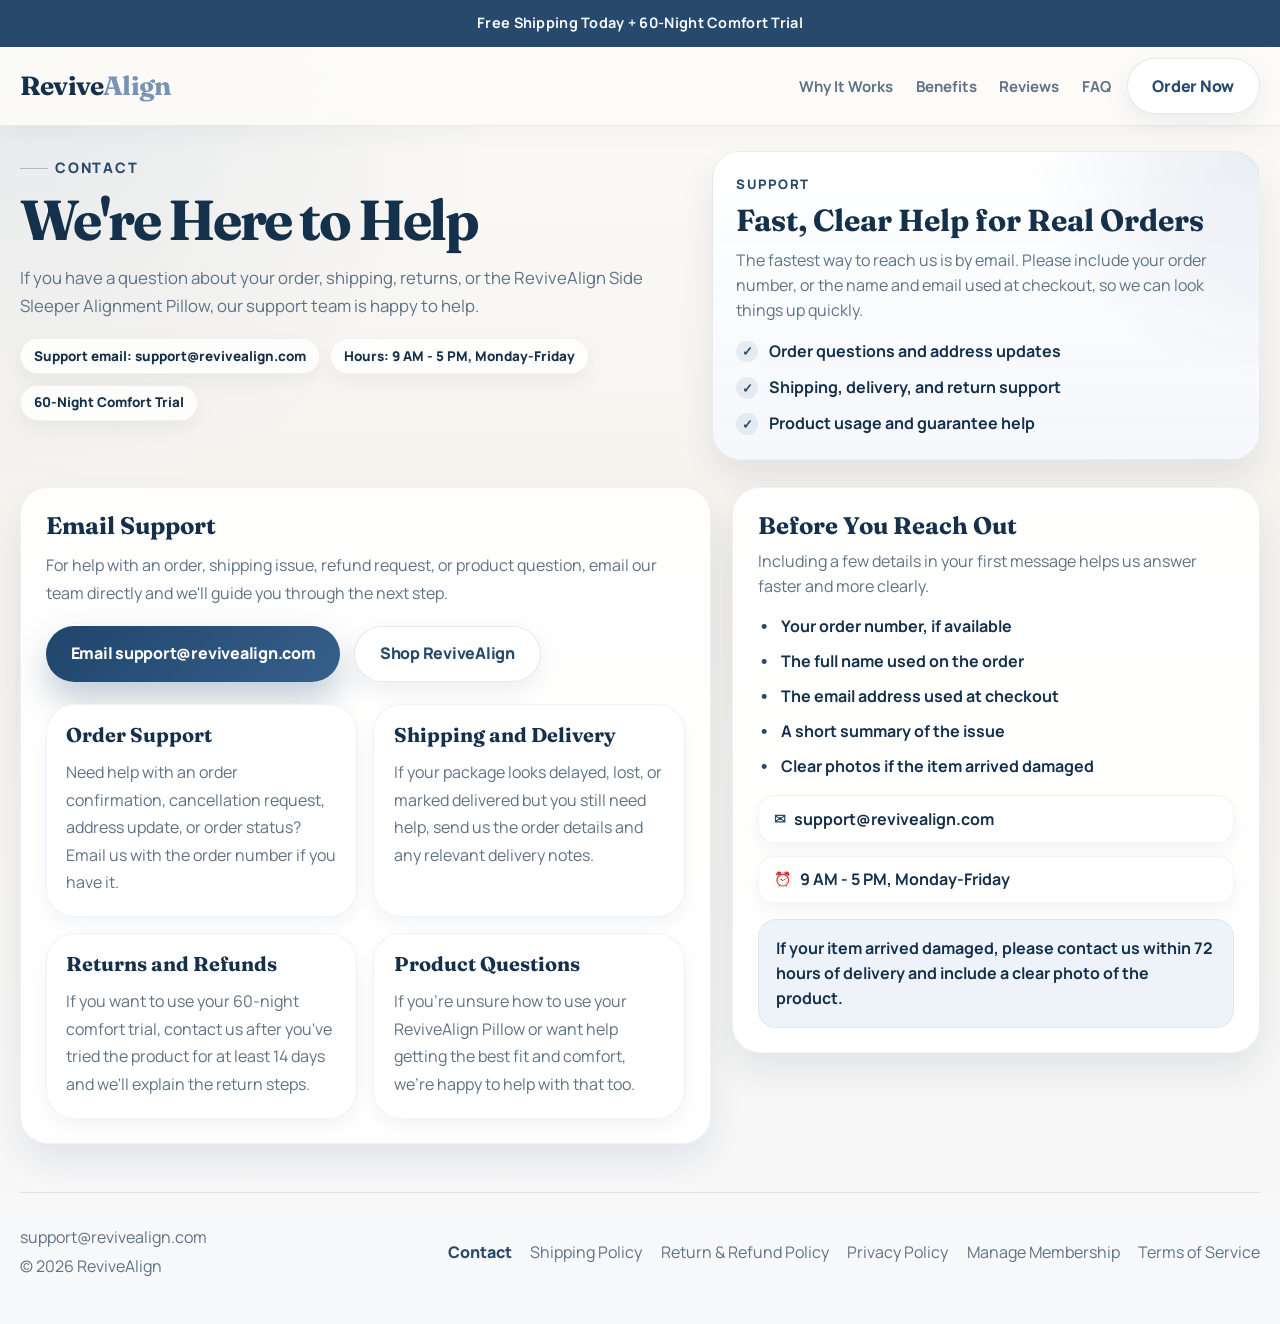
<file: contact.html>
<!DOCTYPE html>
<html lang="en">
  <head>
    <meta charset="UTF-8" />
    <meta name="viewport" content="width=device-width, initial-scale=1.0" />
    <title>Contact | ReviveAlign</title>
    <meta
      name="description"
      content="Contact ReviveAlign support for order updates, shipping questions, returns, and product help."
    />
    <link rel="preconnect" href="https://fonts.googleapis.com" />
    <link rel="preconnect" href="https://fonts.gstatic.com" crossorigin />
    <link
      href="https://fonts.googleapis.com/css2?family=Fraunces:wght@600;700&family=Manrope:wght@400;500;600;700;800&display=swap"
      rel="stylesheet"
    />
    <link rel="stylesheet" href="support-legal.css" />
  </head>
  <body>
    <div class="announcement-bar">Free Shipping Today + 60-Night Comfort Trial</div>

    <header class="site-header">
      <div class="header-inner">
        <a class="logo" href="index.html" aria-label="ReviveAlign home">Revive<span>Align</span></a>
        <div class="header-actions">
          <nav class="site-nav" id="site-nav" aria-label="Primary">
            <a href="index.html#why-it-works">Why It Works</a>
            <a href="index.html#benefits">Benefits</a>
            <a href="index.html#reviews">Reviews</a>
            <a href="index.html#faq">FAQ</a>
          </nav>
          <a class="button button-secondary" href="index.html#buy-box">Order Now</a>
          <button
            class="header-toggle"
            type="button"
            aria-expanded="false"
            aria-controls="site-nav"
            aria-label="Toggle navigation"
          >
            <svg viewBox="0 0 24 24" fill="none" stroke="currentColor" stroke-width="2">
              <path d="M4 7h16M4 12h16M4 17h16"></path>
            </svg>
          </button>
        </div>
      </div>
    </header>

    <main id="top">
      <section class="page-hero">
        <div class="container page-hero-inner">
          <div class="page-copy">
            <div class="page-kicker">Contact</div>
            <h1>We're Here to Help</h1>
            <p>
              If you have a question about your order, shipping, returns, or the ReviveAlign
              Side Sleeper Alignment Pillow, our support team is happy to help.
            </p>
            <div class="page-meta" aria-label="Support details">
              <span>Support email: support@revivealign.com</span>
              <span>Hours: 9 AM - 5 PM, Monday-Friday</span>
              <span>60-Night Comfort Trial</span>
            </div>
          </div>

          <aside class="page-note-card" aria-label="Support summary">
            <div class="note-eyebrow">Support</div>
            <h2>Fast, Clear Help for Real Orders</h2>
            <p>
              The fastest way to reach us is by email. Please include your order number, or the
              name and email used at checkout, so we can look things up quickly.
            </p>
            <ul class="note-list">
              <li>Order questions and address updates</li>
              <li>Shipping, delivery, and return support</li>
              <li>Product usage and guarantee help</li>
            </ul>
          </aside>
        </div>
      </section>

      <section class="support-wrap">
        <div class="container support-layout">
          <div class="support-main-card">
            <h2>Email Support</h2>
            <p>
              For help with an order, shipping issue, refund request, or product question, email
              our team directly and we'll guide you through the next step.
            </p>

            <div class="contact-actions">
              <a class="button button-primary" href="mailto:support@revivealign.com">
                Email support@revivealign.com
              </a>
              <a class="button button-secondary" href="index.html#buy-box">Shop ReviveAlign</a>
            </div>

            <div class="contact-grid">
              <article class="info-card">
                <h3>Order Support</h3>
                <p>
                  Need help with an order confirmation, cancellation request, address update, or
                  order status? Email us with the order number if you have it.
                </p>
              </article>

              <article class="info-card">
                <h3>Shipping and Delivery</h3>
                <p>
                  If your package looks delayed, lost, or marked delivered but you still need
                  help, send us the order details and any relevant delivery notes.
                </p>
              </article>

              <article class="info-card">
                <h3>Returns and Refunds</h3>
                <p>
                  If you want to use your 60-night comfort trial, contact us after you've tried the
                  product for at least 14 days and we'll explain the return steps.
                </p>
              </article>

              <article class="info-card">
                <h3>Product Questions</h3>
                <p>
                  If you're unsure how to use your ReviveAlign Pillow or want help getting the
                  best fit and comfort, we're happy to help with that too.
                </p>
              </article>
            </div>
          </div>

          <aside class="support-sidebar-card">
            <h2>Before You Reach Out</h2>
            <p>
              Including a few details in your first message helps us answer faster and more
              clearly.
            </p>

            <ul class="info-list">
              <li>Your order number, if available</li>
              <li>The full name used on the order</li>
              <li>The email address used at checkout</li>
              <li>A short summary of the issue</li>
              <li>Clear photos if the item arrived damaged</li>
            </ul>

            <div class="contact-detail" aria-label="Contact details">
              <a href="mailto:support@revivealign.com">support@revivealign.com</a>
              <span>9 AM - 5 PM, Monday-Friday</span>
            </div>

            <div class="policy-callout">
              <p>
                If your item arrived damaged, please contact us within 72 hours of delivery and
                include a clear photo of the product.
              </p>
            </div>
          </aside>
        </div>
      </section>
    </main>

    <footer class="footer">
      <div class="container footer-inner">
        <div class="footer-brand">
          <a href="mailto:support@revivealign.com">support@revivealign.com</a>
          <span>&copy; 2026 ReviveAlign</span>
        </div>
        <nav class="footer-links" aria-label="Footer links">
          <a href="contact.html" aria-current="page">Contact</a>
          <a href="shipping-policy.html">Shipping Policy</a>
          <a href="return-refund-policy.html">Return &amp; Refund Policy</a>
          <a href="privacy-policy.html">Privacy Policy</a>
          <a href="manage-membership.html">Manage Membership</a>
          <a href="terms-of-service.html">Terms of Service</a>
        </nav>
      </div>
    </footer>

    <script src="site.js"></script>
  </body>
</html>
</file>
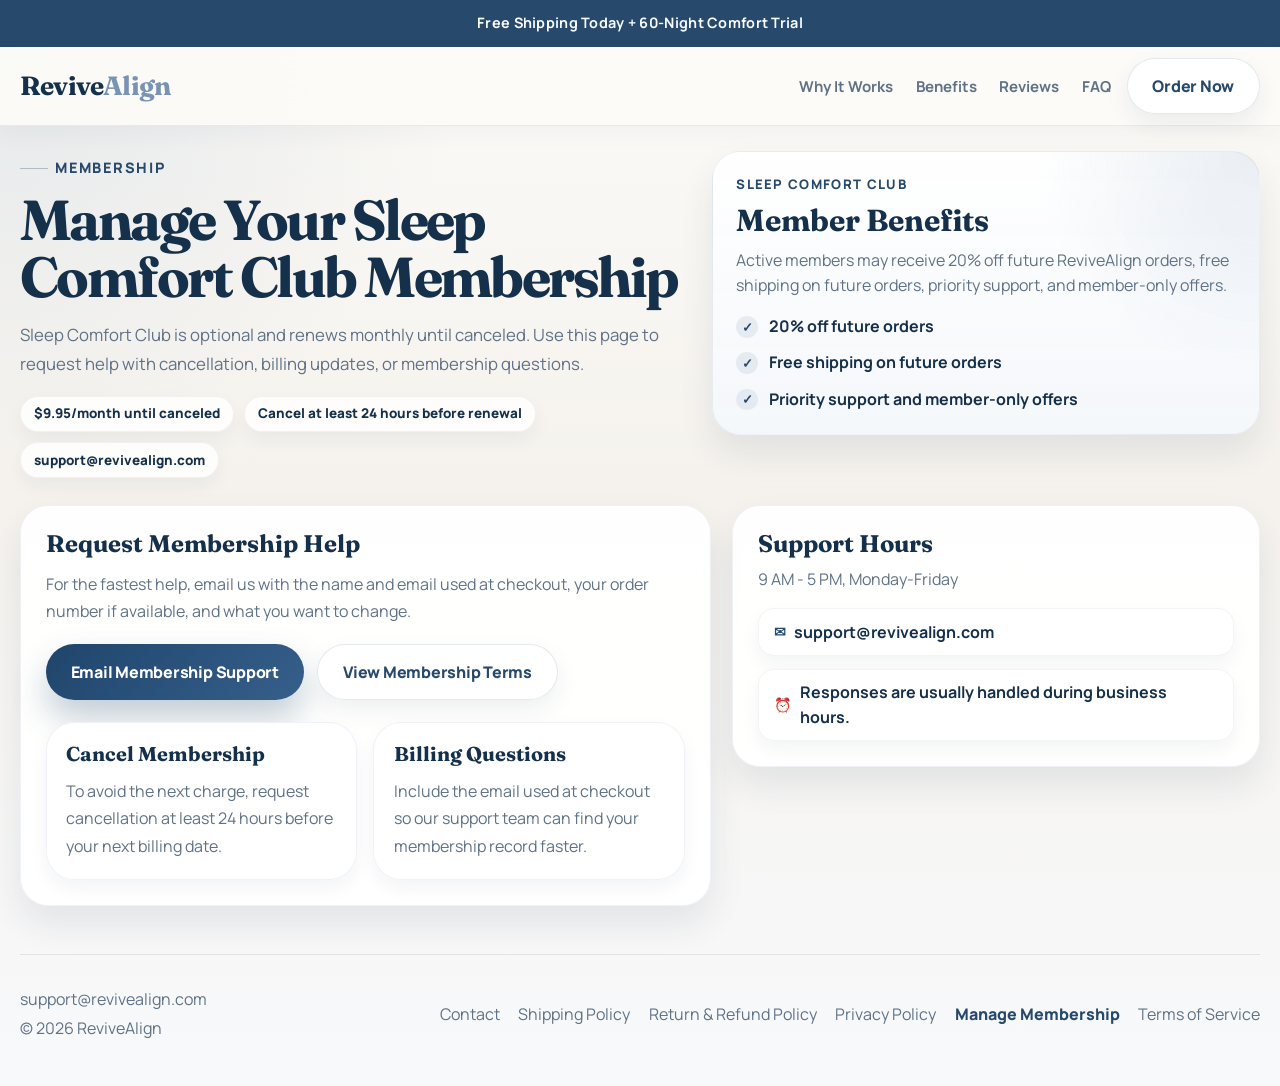
<file: manage-membership.html>
<!DOCTYPE html>
<html lang="en">
  <head>
    <meta charset="UTF-8" />
    <meta name="viewport" content="width=device-width, initial-scale=1.0" />
    <title>Manage Membership | ReviveAlign</title>
    <meta
      name="description"
      content="Manage or cancel your ReviveAlign Sleep Comfort Club membership."
    />
    <link rel="preconnect" href="https://fonts.googleapis.com" />
    <link rel="preconnect" href="https://fonts.gstatic.com" crossorigin />
    <link
      href="https://fonts.googleapis.com/css2?family=Fraunces:wght@600;700&family=Manrope:wght@400;500;600;700;800&display=swap"
      rel="stylesheet"
    />
    <link rel="stylesheet" href="support-legal.css" />
  </head>
  <body>
    <div class="announcement-bar">Free Shipping Today + 60-Night Comfort Trial</div>

    <header class="site-header">
      <div class="header-inner">
        <a class="logo" href="index.html" aria-label="ReviveAlign home">Revive<span>Align</span></a>
        <div class="header-actions">
          <nav class="site-nav" id="site-nav" aria-label="Primary">
            <a href="index.html#why-it-works">Why It Works</a>
            <a href="index.html#benefits">Benefits</a>
            <a href="index.html#reviews">Reviews</a>
            <a href="index.html#faq">FAQ</a>
          </nav>
          <a class="button button-secondary" href="index.html#buy-box">Order Now</a>
          <button
            class="header-toggle"
            type="button"
            aria-expanded="false"
            aria-controls="site-nav"
            aria-label="Toggle navigation"
          >
            <svg viewBox="0 0 24 24" fill="none" stroke="currentColor" stroke-width="2">
              <path d="M4 7h16M4 12h16M4 17h16"></path>
            </svg>
          </button>
        </div>
      </div>
    </header>

    <main id="top">
      <section class="page-hero">
        <div class="container page-hero-inner">
          <div class="page-copy">
            <div class="page-kicker">Membership</div>
            <h1>Manage Your Sleep Comfort Club Membership</h1>
            <p>
              Sleep Comfort Club is optional and renews monthly until canceled. Use this page to
              request help with cancellation, billing updates, or membership questions.
            </p>
            <div class="page-meta" aria-label="Membership details">
              <span>$9.95/month until canceled</span>
              <span>Cancel at least 24 hours before renewal</span>
              <span>support@revivealign.com</span>
            </div>
          </div>

          <aside class="page-note-card" aria-label="Membership benefits">
            <div class="note-eyebrow">Sleep Comfort Club</div>
            <h2>Member Benefits</h2>
            <p>
              Active members may receive 20% off future ReviveAlign orders, free shipping on
              future orders, priority support, and member-only offers.
            </p>
            <ul class="note-list">
              <li>20% off future orders</li>
              <li>Free shipping on future orders</li>
              <li>Priority support and member-only offers</li>
            </ul>
          </aside>
        </div>
      </section>

      <section class="support-wrap">
        <div class="container support-layout">
          <article class="support-main-card">
            <h2>Request Membership Help</h2>
            <p>
              For the fastest help, email us with the name and email used at checkout, your order
              number if available, and what you want to change.
            </p>
            <div class="contact-actions">
              <a
                class="button button-primary"
                href="mailto:support@revivealign.com?subject=Sleep%20Comfort%20Club%20Membership%20Request"
              >
                Email Membership Support
              </a>
              <a class="button button-secondary" href="terms-of-service.html#sleep-comfort-club">
                View Membership Terms
              </a>
            </div>

            <div class="contact-grid">
              <div class="info-card">
                <h3>Cancel Membership</h3>
                <p>
                  To avoid the next charge, request cancellation at least 24 hours before your
                  next billing date.
                </p>
              </div>

              <div class="info-card">
                <h3>Billing Questions</h3>
                <p>
                  Include the email used at checkout so our support team can find your membership
                  record faster.
                </p>
              </div>
            </div>
          </article>

          <aside class="support-sidebar-card">
            <h2>Support Hours</h2>
            <p>9 AM - 5 PM, Monday-Friday</p>
            <div class="contact-detail">
              <a href="mailto:support@revivealign.com">support@revivealign.com</a>
              <span>Responses are usually handled during business hours.</span>
            </div>
          </aside>
        </div>
      </section>
    </main>

    <footer class="footer">
      <div class="container footer-inner">
        <div class="footer-brand">
          <a href="mailto:support@revivealign.com">support@revivealign.com</a>
          <span>&copy; 2026 ReviveAlign</span>
        </div>
        <nav class="footer-links" aria-label="Footer links">
          <a href="contact.html">Contact</a>
          <a href="shipping-policy.html">Shipping Policy</a>
          <a href="return-refund-policy.html">Return &amp; Refund Policy</a>
          <a href="privacy-policy.html">Privacy Policy</a>
          <a href="manage-membership.html" aria-current="page">Manage Membership</a>
          <a href="terms-of-service.html">Terms of Service</a>
        </nav>
      </div>
    </footer>

    <script src="site.js"></script>
  </body>
</html>
</file>
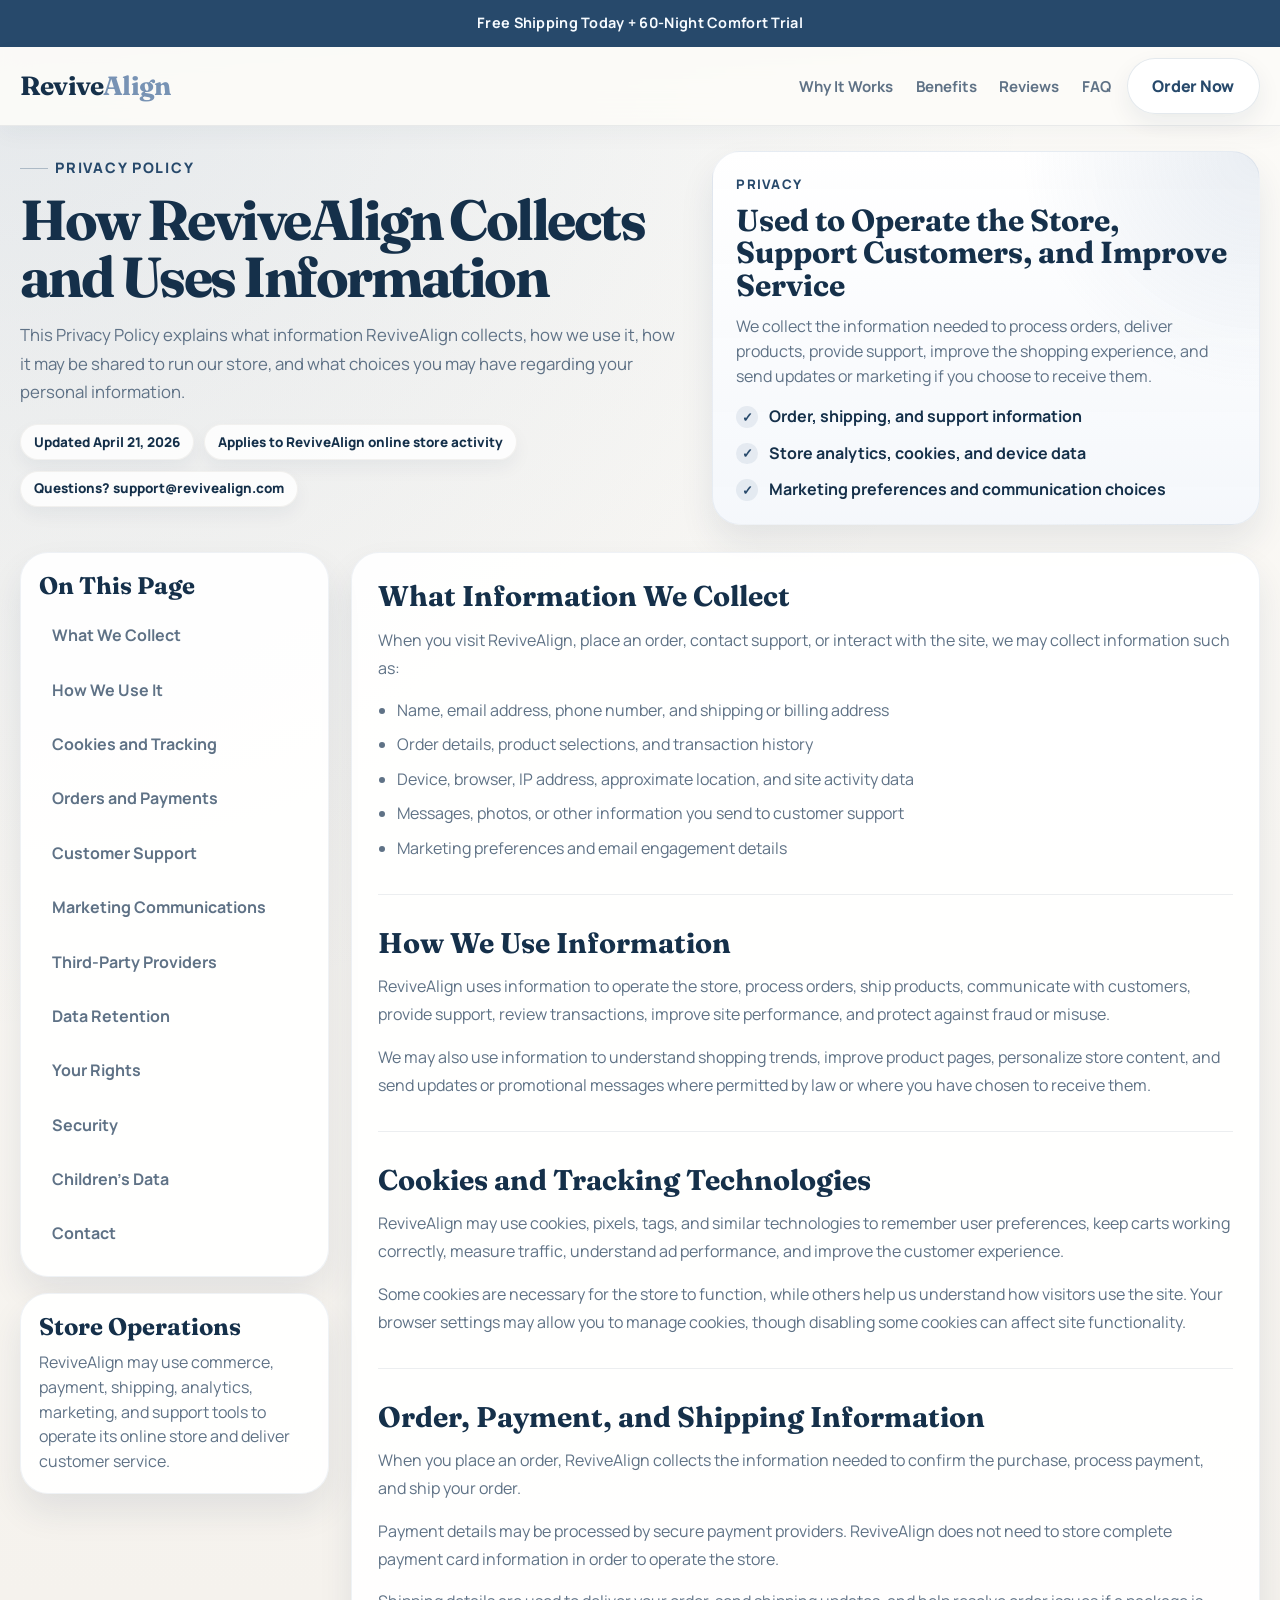
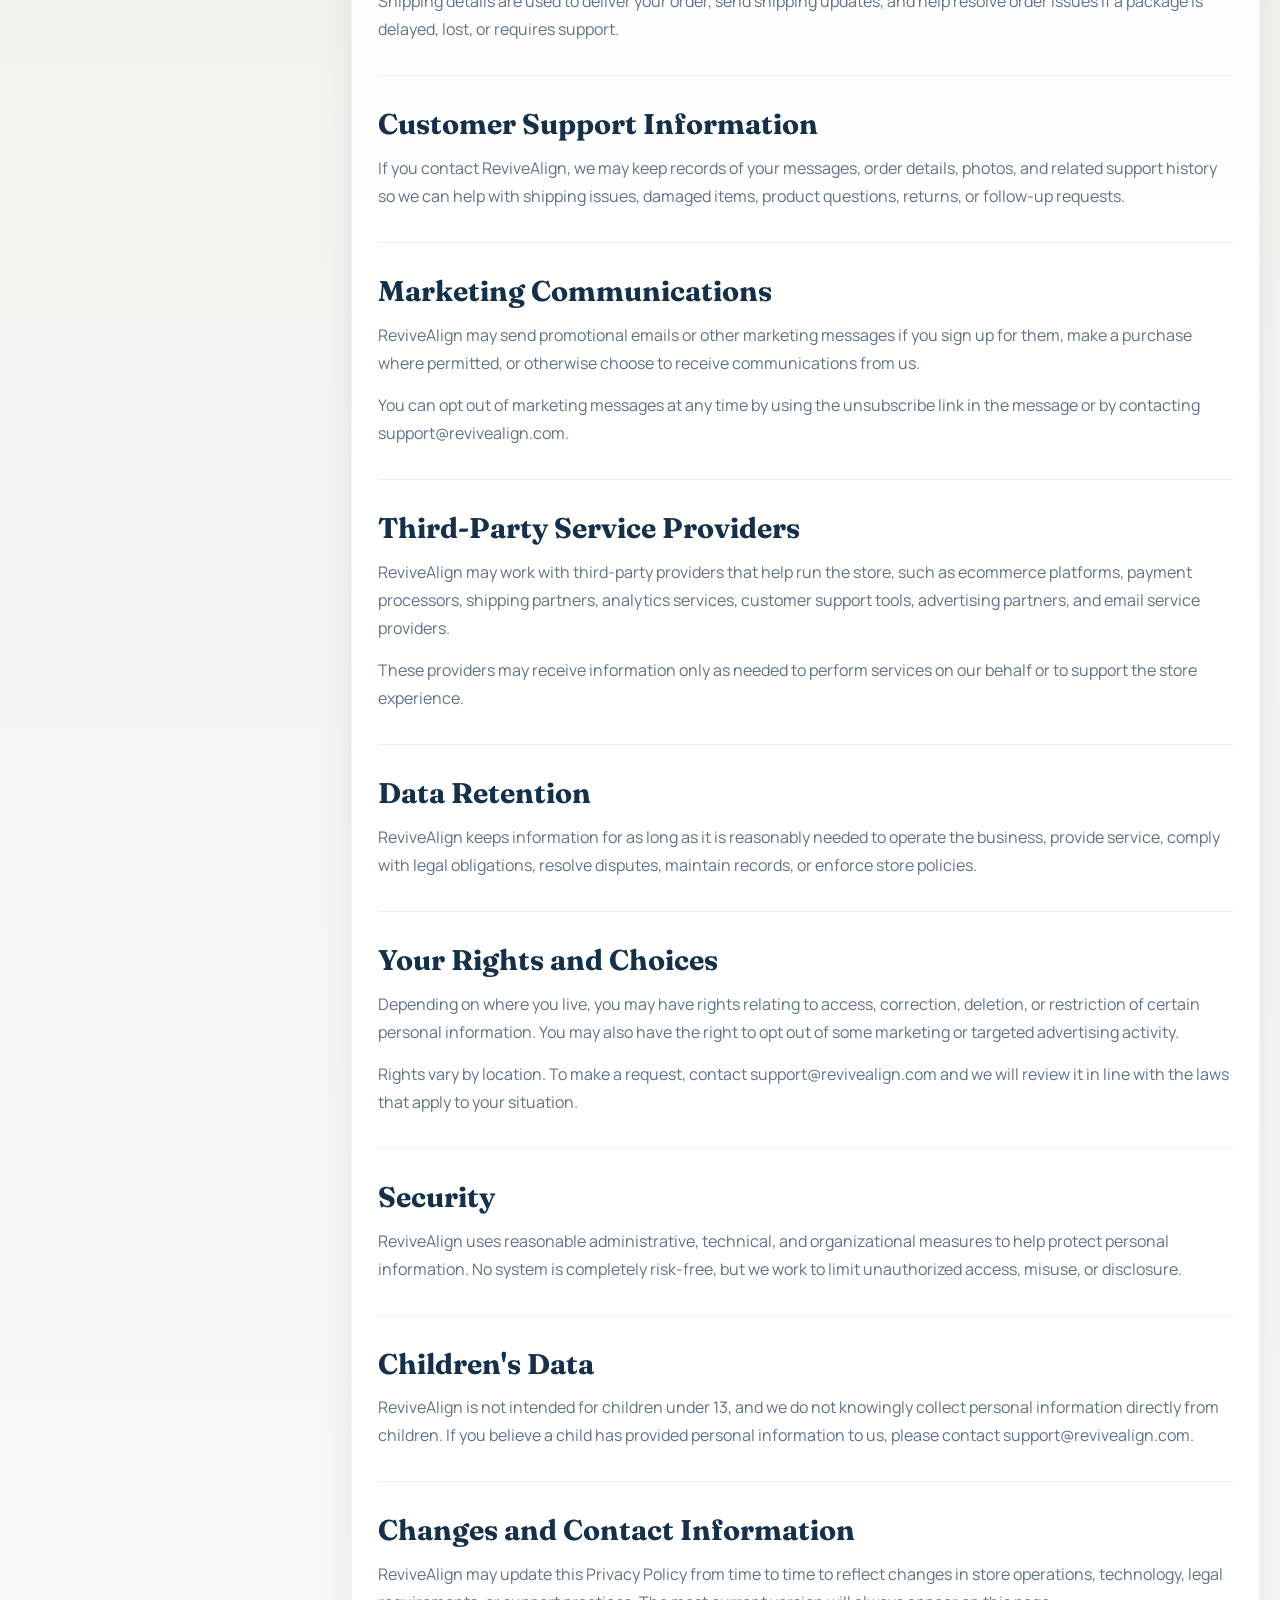
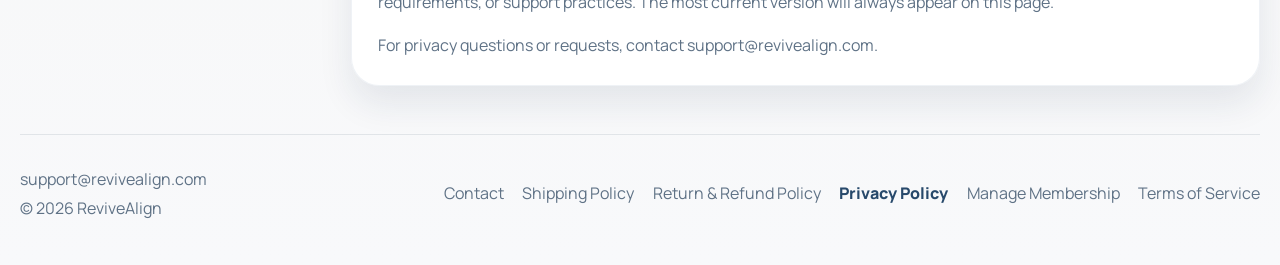
<file: privacy-policy.html>
<!DOCTYPE html>
<html lang="en">
  <head>
    <meta charset="UTF-8" />
    <meta name="viewport" content="width=device-width, initial-scale=1.0" />
    <title>Privacy Policy | ReviveAlign</title>
    <meta
      name="description"
      content="Read the ReviveAlign privacy policy, including what data we collect, how it is used, cookies, marketing, third-party providers, and your rights."
    />
    <link rel="preconnect" href="https://fonts.googleapis.com" />
    <link rel="preconnect" href="https://fonts.gstatic.com" crossorigin />
    <link
      href="https://fonts.googleapis.com/css2?family=Fraunces:wght@600;700&family=Manrope:wght@400;500;600;700;800&display=swap"
      rel="stylesheet"
    />
    <link rel="stylesheet" href="support-legal.css" />
  </head>
  <body>
    <div class="announcement-bar">Free Shipping Today + 60-Night Comfort Trial</div>

    <header class="site-header">
      <div class="header-inner">
        <a class="logo" href="index.html" aria-label="ReviveAlign home">Revive<span>Align</span></a>
        <div class="header-actions">
          <nav class="site-nav" id="site-nav" aria-label="Primary">
            <a href="index.html#why-it-works">Why It Works</a>
            <a href="index.html#benefits">Benefits</a>
            <a href="index.html#reviews">Reviews</a>
            <a href="index.html#faq">FAQ</a>
          </nav>
          <a class="button button-secondary" href="index.html#buy-box">Order Now</a>
          <button
            class="header-toggle"
            type="button"
            aria-expanded="false"
            aria-controls="site-nav"
            aria-label="Toggle navigation"
          >
            <svg viewBox="0 0 24 24" fill="none" stroke="currentColor" stroke-width="2">
              <path d="M4 7h16M4 12h16M4 17h16"></path>
            </svg>
          </button>
        </div>
      </div>
    </header>

    <main id="top">
      <section class="page-hero">
        <div class="container page-hero-inner">
          <div class="page-copy">
            <div class="page-kicker">Privacy Policy</div>
            <h1>How ReviveAlign Collects and Uses Information</h1>
            <p>
              This Privacy Policy explains what information ReviveAlign collects, how we use it,
              how it may be shared to run our store, and what choices you may have regarding
              your personal information.
            </p>
            <div class="page-meta" aria-label="Privacy highlights">
              <span>Updated April 21, 2026</span>
              <span>Applies to ReviveAlign online store activity</span>
              <span>Questions? support@revivealign.com</span>
            </div>
          </div>

          <aside class="page-note-card" aria-label="Privacy summary">
            <div class="note-eyebrow">Privacy</div>
            <h2>Used to Operate the Store, Support Customers, and Improve Service</h2>
            <p>
              We collect the information needed to process orders, deliver products, provide
              support, improve the shopping experience, and send updates or marketing if you
              choose to receive them.
            </p>
            <ul class="note-list">
              <li>Order, shipping, and support information</li>
              <li>Store analytics, cookies, and device data</li>
              <li>Marketing preferences and communication choices</li>
            </ul>
          </aside>
        </div>
      </section>

      <section class="policy-wrap">
        <div class="container policy-layout">
          <aside class="policy-sidebar">
            <div class="sidebar-card">
              <h2>On This Page</h2>
              <nav class="policy-nav" aria-label="Privacy sections">
                <a href="#collected">What We Collect</a>
                <a href="#use">How We Use It</a>
                <a href="#cookies">Cookies and Tracking</a>
                <a href="#orders">Orders and Payments</a>
                <a href="#support">Customer Support</a>
                <a href="#marketing">Marketing Communications</a>
                <a href="#providers">Third-Party Providers</a>
                <a href="#retention">Data Retention</a>
                <a href="#rights">Your Rights</a>
                <a href="#security">Security</a>
                <a href="#children">Children's Data</a>
                <a href="#contact">Contact</a>
              </nav>
            </div>

            <div class="sidebar-card">
              <h2>Store Operations</h2>
              <p>
                ReviveAlign may use commerce, payment, shipping, analytics, marketing, and
                support tools to operate its online store and deliver customer service.
              </p>
            </div>
          </aside>

          <article class="policy-article">
            <section class="policy-section" id="collected">
              <h2>What Information We Collect</h2>
              <p>
                When you visit ReviveAlign, place an order, contact support, or interact with the
                site, we may collect information such as:
              </p>
              <ul>
                <li>Name, email address, phone number, and shipping or billing address</li>
                <li>Order details, product selections, and transaction history</li>
                <li>Device, browser, IP address, approximate location, and site activity data</li>
                <li>Messages, photos, or other information you send to customer support</li>
                <li>Marketing preferences and email engagement details</li>
              </ul>
            </section>

            <section class="policy-section" id="use">
              <h2>How We Use Information</h2>
              <p>
                ReviveAlign uses information to operate the store, process orders, ship products,
                communicate with customers, provide support, review transactions, improve site
                performance, and protect against fraud or misuse.
              </p>
              <p>
                We may also use information to understand shopping trends, improve product pages,
                personalize store content, and send updates or promotional messages where
                permitted by law or where you have chosen to receive them.
              </p>
            </section>

            <section class="policy-section" id="cookies">
              <h2>Cookies and Tracking Technologies</h2>
              <p>
                ReviveAlign may use cookies, pixels, tags, and similar technologies to remember
                user preferences, keep carts working correctly, measure traffic, understand ad
                performance, and improve the customer experience.
              </p>
              <p>
                Some cookies are necessary for the store to function, while others help us
                understand how visitors use the site. Your browser settings may allow you to
                manage cookies, though disabling some cookies can affect site functionality.
              </p>
            </section>

            <section class="policy-section" id="orders">
              <h2>Order, Payment, and Shipping Information</h2>
              <p>
                When you place an order, ReviveAlign collects the information needed to confirm
                the purchase, process payment, and ship your order.
              </p>
              <p>
                Payment details may be processed by secure payment providers. ReviveAlign does
                not need to store complete payment card information in order to operate the store.
              </p>
              <p>
                Shipping details are used to deliver your order, send shipping updates, and help
                resolve order issues if a package is delayed, lost, or requires support.
              </p>
            </section>

            <section class="policy-section" id="support">
              <h2>Customer Support Information</h2>
              <p>
                If you contact ReviveAlign, we may keep records of your messages, order details,
                photos, and related support history so we can help with shipping issues, damaged
                items, product questions, returns, or follow-up requests.
              </p>
            </section>

            <section class="policy-section" id="marketing">
              <h2>Marketing Communications</h2>
              <p>
                ReviveAlign may send promotional emails or other marketing messages if you sign
                up for them, make a purchase where permitted, or otherwise choose to receive
                communications from us.
              </p>
              <p>
                You can opt out of marketing messages at any time by using the unsubscribe link in
                the message or by contacting support@revivealign.com.
              </p>
            </section>

            <section class="policy-section" id="providers">
              <h2>Third-Party Service Providers</h2>
              <p>
                ReviveAlign may work with third-party providers that help run the store, such as
                ecommerce platforms, payment processors, shipping partners, analytics services,
                customer support tools, advertising partners, and email service providers.
              </p>
              <p>
                These providers may receive information only as needed to perform services on our
                behalf or to support the store experience.
              </p>
            </section>

            <section class="policy-section" id="retention">
              <h2>Data Retention</h2>
              <p>
                ReviveAlign keeps information for as long as it is reasonably needed to operate
                the business, provide service, comply with legal obligations, resolve disputes,
                maintain records, or enforce store policies.
              </p>
            </section>

            <section class="policy-section" id="rights">
              <h2>Your Rights and Choices</h2>
              <p>
                Depending on where you live, you may have rights relating to access, correction,
                deletion, or restriction of certain personal information. You may also have the
                right to opt out of some marketing or targeted advertising activity.
              </p>
              <p>
                Rights vary by location. To make a request, contact support@revivealign.com and
                we will review it in line with the laws that apply to your situation.
              </p>
            </section>

            <section class="policy-section" id="security">
              <h2>Security</h2>
              <p>
                ReviveAlign uses reasonable administrative, technical, and organizational measures
                to help protect personal information. No system is completely risk-free, but we
                work to limit unauthorized access, misuse, or disclosure.
              </p>
            </section>

            <section class="policy-section" id="children">
              <h2>Children's Data</h2>
              <p>
                ReviveAlign is not intended for children under 13, and we do not knowingly
                collect personal information directly from children. If you believe a child has
                provided personal information to us, please contact support@revivealign.com.
              </p>
            </section>

            <section class="policy-section" id="contact">
              <h2>Changes and Contact Information</h2>
              <p>
                ReviveAlign may update this Privacy Policy from time to time to reflect changes in
                store operations, technology, legal requirements, or support practices. The most
                current version will always appear on this page.
              </p>
              <p>
                For privacy questions or requests, contact
                <a href="mailto:support@revivealign.com">support@revivealign.com</a>.
              </p>
            </section>
          </article>
        </div>
      </section>
    </main>

    <footer class="footer">
      <div class="container footer-inner">
        <div class="footer-brand">
          <a href="mailto:support@revivealign.com">support@revivealign.com</a>
          <span>&copy; 2026 ReviveAlign</span>
        </div>
        <nav class="footer-links" aria-label="Footer links">
          <a href="contact.html">Contact</a>
          <a href="shipping-policy.html">Shipping Policy</a>
          <a href="return-refund-policy.html">Return &amp; Refund Policy</a>
          <a href="privacy-policy.html" aria-current="page">Privacy Policy</a>
          <a href="manage-membership.html">Manage Membership</a>
          <a href="terms-of-service.html">Terms of Service</a>
        </nav>
      </div>
    </footer>

    <script src="site.js"></script>
  </body>
</html>
</file>
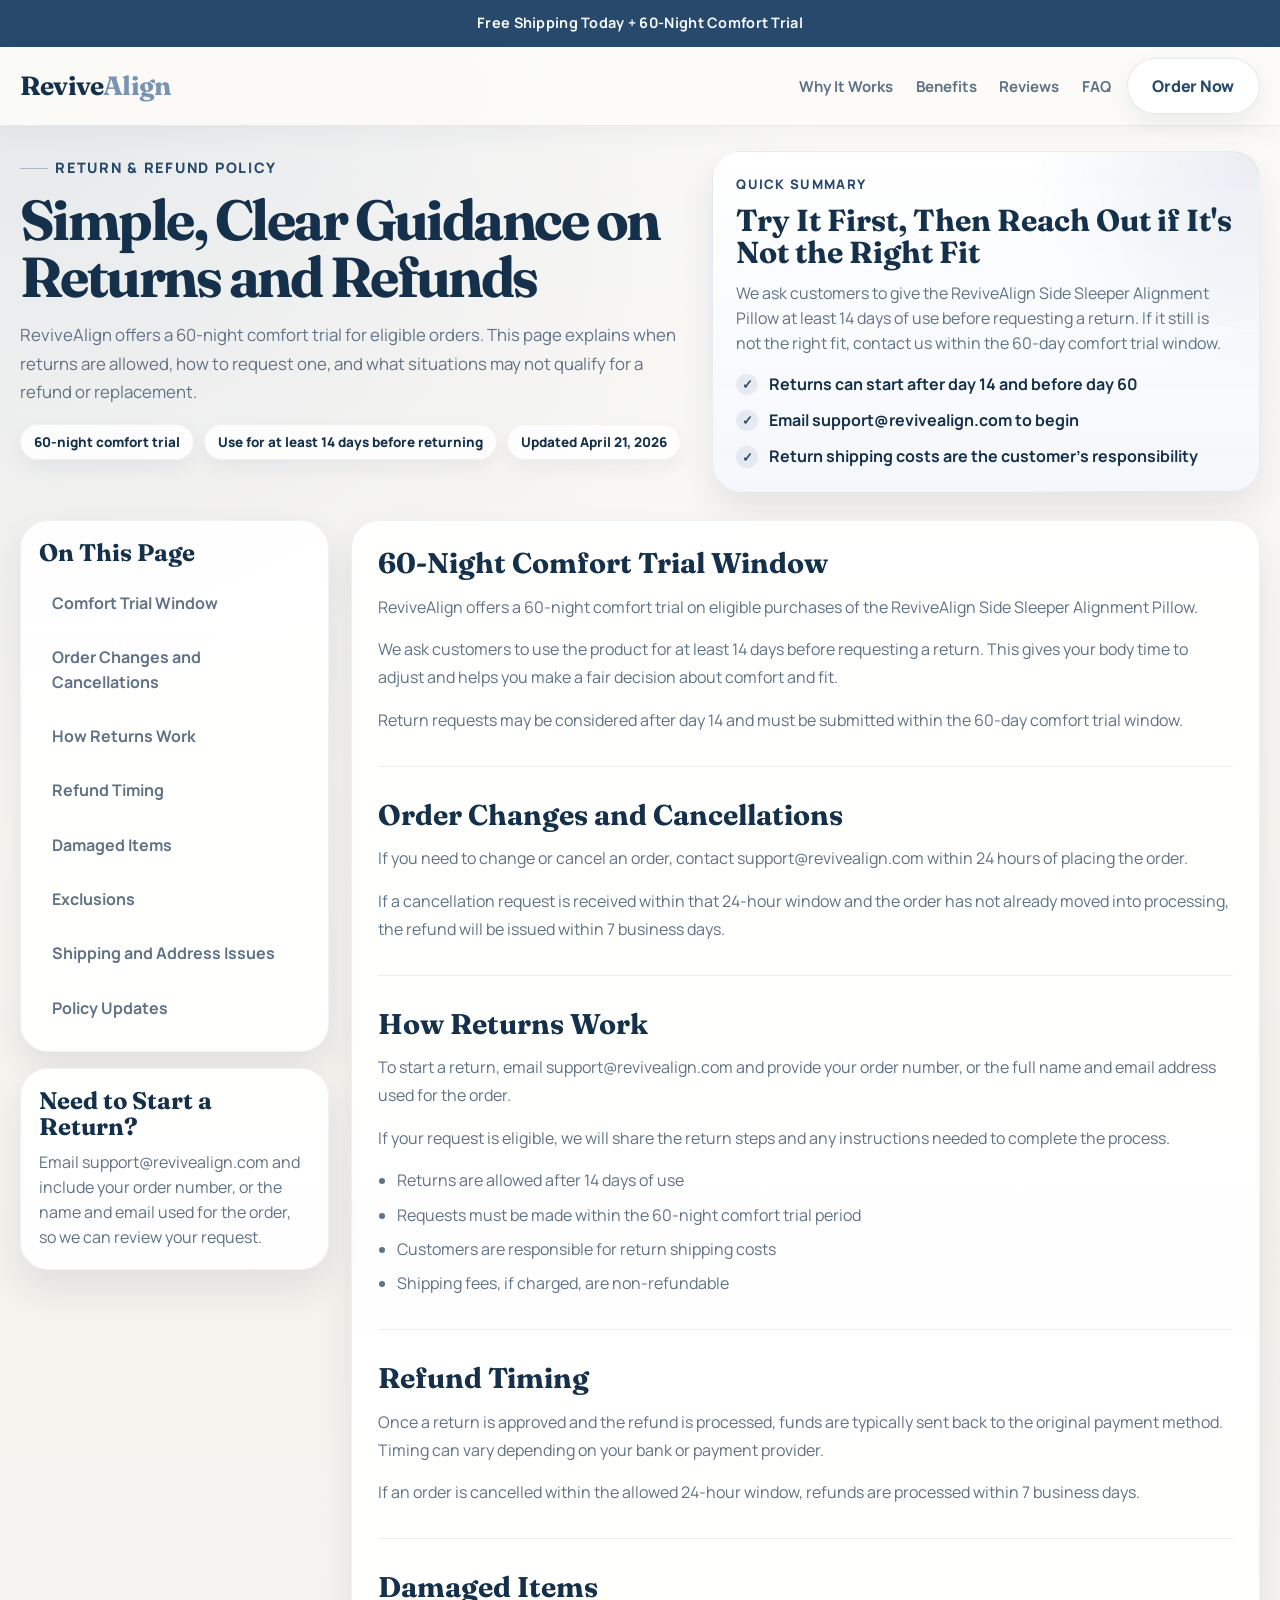
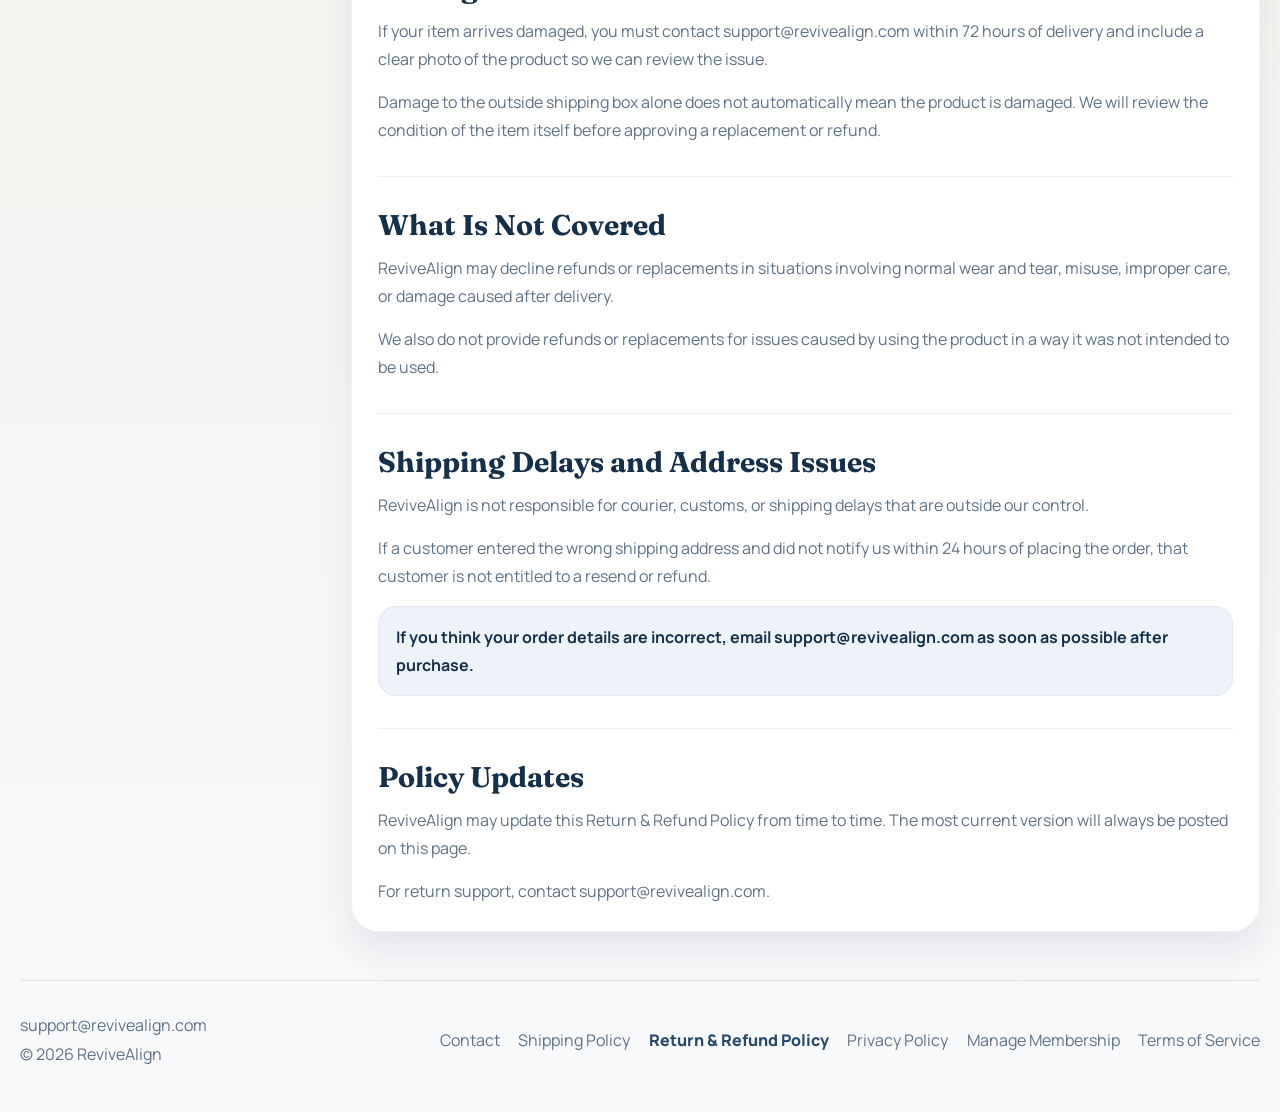
<file: return-refund-policy.html>
<!DOCTYPE html>
<html lang="en">
  <head>
    <meta charset="UTF-8" />
    <meta name="viewport" content="width=device-width, initial-scale=1.0" />
    <title>Return &amp; Refund Policy | ReviveAlign</title>
    <meta
      name="description"
      content="Read the ReviveAlign return and refund policy, including the 60-night comfort trial, cancellation timing, damaged item reporting, and return steps."
    />
    <link rel="preconnect" href="https://fonts.googleapis.com" />
    <link rel="preconnect" href="https://fonts.gstatic.com" crossorigin />
    <link
      href="https://fonts.googleapis.com/css2?family=Fraunces:wght@600;700&family=Manrope:wght@400;500;600;700;800&display=swap"
      rel="stylesheet"
    />
    <link rel="stylesheet" href="support-legal.css" />
  </head>
  <body>
    <div class="announcement-bar">Free Shipping Today + 60-Night Comfort Trial</div>

    <header class="site-header">
      <div class="header-inner">
        <a class="logo" href="index.html" aria-label="ReviveAlign home">Revive<span>Align</span></a>
        <div class="header-actions">
          <nav class="site-nav" id="site-nav" aria-label="Primary">
            <a href="index.html#why-it-works">Why It Works</a>
            <a href="index.html#benefits">Benefits</a>
            <a href="index.html#reviews">Reviews</a>
            <a href="index.html#faq">FAQ</a>
          </nav>
          <a class="button button-secondary" href="index.html#buy-box">Order Now</a>
          <button
            class="header-toggle"
            type="button"
            aria-expanded="false"
            aria-controls="site-nav"
            aria-label="Toggle navigation"
          >
            <svg viewBox="0 0 24 24" fill="none" stroke="currentColor" stroke-width="2">
              <path d="M4 7h16M4 12h16M4 17h16"></path>
            </svg>
          </button>
        </div>
      </div>
    </header>

    <main id="top">
      <section class="page-hero">
        <div class="container page-hero-inner">
          <div class="page-copy">
            <div class="page-kicker">Return &amp; Refund Policy</div>
            <h1>Simple, Clear Guidance on Returns and Refunds</h1>
            <p>
              ReviveAlign offers a 60-night comfort trial for eligible orders. This page
              explains when returns are allowed, how to request one, and what situations may not
              qualify for a refund or replacement.
            </p>
            <div class="page-meta" aria-label="Return policy highlights">
              <span>60-night comfort trial</span>
              <span>Use for at least 14 days before returning</span>
              <span>Updated April 21, 2026</span>
            </div>
          </div>

          <aside class="page-note-card" aria-label="Return summary">
            <div class="note-eyebrow">Quick Summary</div>
            <h2>Try It First, Then Reach Out if It's Not the Right Fit</h2>
            <p>
              We ask customers to give the ReviveAlign Side Sleeper Alignment Pillow at least 14
              days of use before requesting a return. If it still is not the right fit, contact
              us within the 60-day comfort trial window.
            </p>
            <ul class="note-list">
              <li>Returns can start after day 14 and before day 60</li>
              <li>Email support@revivealign.com to begin</li>
              <li>Return shipping costs are the customer's responsibility</li>
            </ul>
          </aside>
        </div>
      </section>

      <section class="policy-wrap">
        <div class="container policy-layout">
          <aside class="policy-sidebar">
            <div class="sidebar-card">
              <h2>On This Page</h2>
              <nav class="policy-nav" aria-label="Return policy sections">
                <a href="#guarantee">Comfort Trial Window</a>
                <a href="#cancellations">Order Changes and Cancellations</a>
                <a href="#returns">How Returns Work</a>
                <a href="#refunds">Refund Timing</a>
                <a href="#damaged-items">Damaged Items</a>
                <a href="#exclusions">Exclusions</a>
                <a href="#shipping-issues">Shipping and Address Issues</a>
                <a href="#updates">Policy Updates</a>
              </nav>
            </div>

            <div class="sidebar-card">
              <h2>Need to Start a Return?</h2>
              <p>
                Email support@revivealign.com and include your order number, or the name and
                email used for the order, so we can review your request.
              </p>
            </div>
          </aside>

          <article class="policy-article">
            <section class="policy-section" id="guarantee">
              <h2>60-Night Comfort Trial Window</h2>
              <p>
                ReviveAlign offers a 60-night comfort trial on eligible purchases of the
                ReviveAlign Side Sleeper Alignment Pillow.
              </p>
              <p>
                We ask customers to use the product for at least 14 days before requesting a
                return. This gives your body time to adjust and helps you make a fair decision
                about comfort and fit.
              </p>
              <p>
                Return requests may be considered after day 14 and must be submitted within the
                60-day comfort trial window.
              </p>
            </section>

            <section class="policy-section" id="cancellations">
              <h2>Order Changes and Cancellations</h2>
              <p>
                If you need to change or cancel an order, contact support@revivealign.com within
                24 hours of placing the order.
              </p>
              <p>
                If a cancellation request is received within that 24-hour window and the order
                has not already moved into processing, the refund will be issued within 7
                business days.
              </p>
            </section>

            <section class="policy-section" id="returns">
              <h2>How Returns Work</h2>
              <p>
                To start a return, email support@revivealign.com and provide your order number,
                or the full name and email address used for the order.
              </p>
              <p>
                If your request is eligible, we will share the return steps and any instructions
                needed to complete the process.
              </p>
              <ul>
                <li>Returns are allowed after 14 days of use</li>
                <li>Requests must be made within the 60-night comfort trial period</li>
                <li>Customers are responsible for return shipping costs</li>
                <li>Shipping fees, if charged, are non-refundable</li>
              </ul>
            </section>

            <section class="policy-section" id="refunds">
              <h2>Refund Timing</h2>
              <p>
                Once a return is approved and the refund is processed, funds are typically sent
                back to the original payment method. Timing can vary depending on your bank or
                payment provider.
              </p>
              <p>
                If an order is cancelled within the allowed 24-hour window, refunds are processed
                within 7 business days.
              </p>
            </section>

            <section class="policy-section" id="damaged-items">
              <h2>Damaged Items</h2>
              <p>
                If your item arrives damaged, you must contact support@revivealign.com within 72
                hours of delivery and include a clear photo of the product so we can review the
                issue.
              </p>
              <p>
                Damage to the outside shipping box alone does not automatically mean the product
                is damaged. We will review the condition of the item itself before approving a
                replacement or refund.
              </p>
            </section>

            <section class="policy-section" id="exclusions">
              <h2>What Is Not Covered</h2>
              <p>
                ReviveAlign may decline refunds or replacements in situations involving normal
                wear and tear, misuse, improper care, or damage caused after delivery.
              </p>
              <p>
                We also do not provide refunds or replacements for issues caused by using the
                product in a way it was not intended to be used.
              </p>
            </section>

            <section class="policy-section" id="shipping-issues">
              <h2>Shipping Delays and Address Issues</h2>
              <p>
                ReviveAlign is not responsible for courier, customs, or shipping delays that are
                outside our control.
              </p>
              <p>
                If a customer entered the wrong shipping address and did not notify us within 24
                hours of placing the order, that customer is not entitled to a resend or refund.
              </p>
              <div class="policy-callout">
                <p>
                  If you think your order details are incorrect, email support@revivealign.com as
                  soon as possible after purchase.
                </p>
              </div>
            </section>

            <section class="policy-section" id="updates">
              <h2>Policy Updates</h2>
              <p>
                ReviveAlign may update this Return &amp; Refund Policy from time to time. The most
                current version will always be posted on this page.
              </p>
              <p>
                For return support, contact <a href="mailto:support@revivealign.com">support@revivealign.com</a>.
              </p>
            </section>
          </article>
        </div>
      </section>
    </main>

    <footer class="footer">
      <div class="container footer-inner">
        <div class="footer-brand">
          <a href="mailto:support@revivealign.com">support@revivealign.com</a>
          <span>&copy; 2026 ReviveAlign</span>
        </div>
        <nav class="footer-links" aria-label="Footer links">
          <a href="contact.html">Contact</a>
          <a href="shipping-policy.html">Shipping Policy</a>
          <a href="return-refund-policy.html" aria-current="page">Return &amp; Refund Policy</a>
          <a href="privacy-policy.html">Privacy Policy</a>
          <a href="manage-membership.html">Manage Membership</a>
          <a href="terms-of-service.html">Terms of Service</a>
        </nav>
      </div>
    </footer>

    <script src="site.js"></script>
  </body>
</html>
</file>
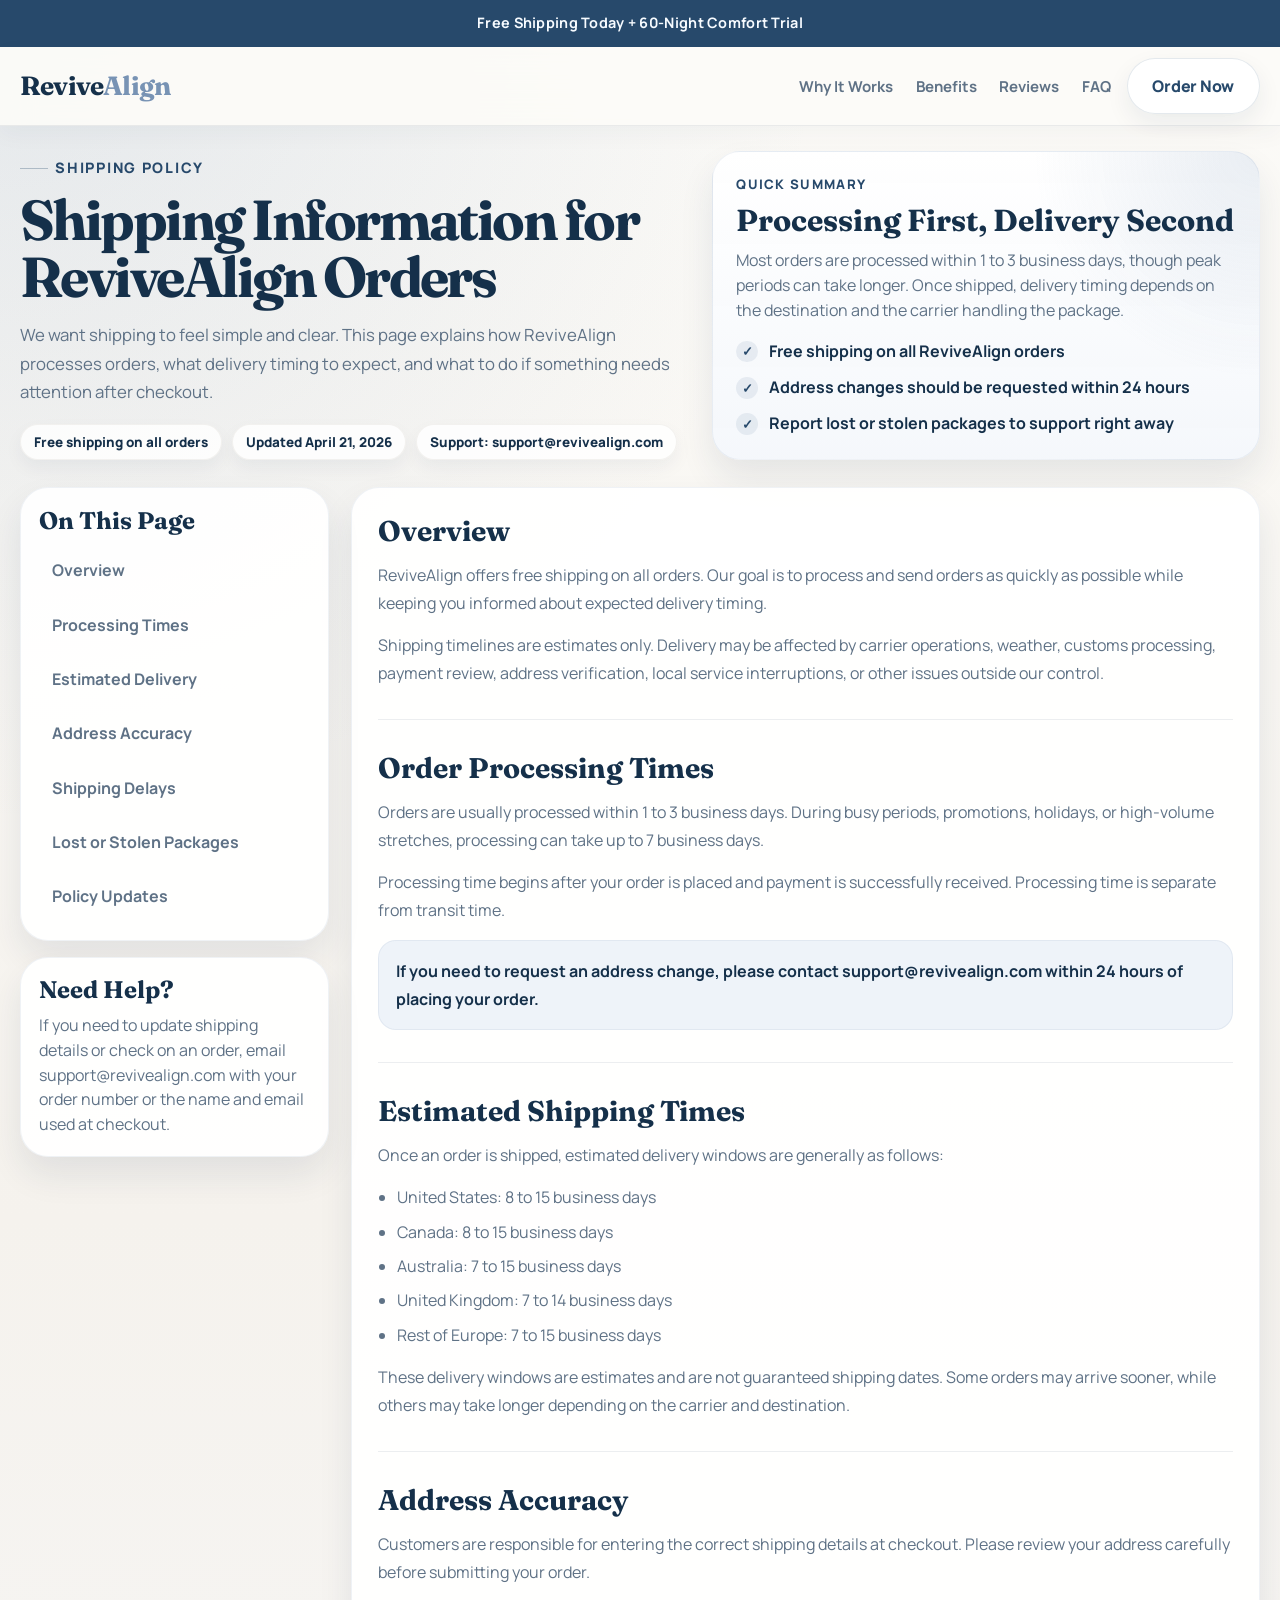
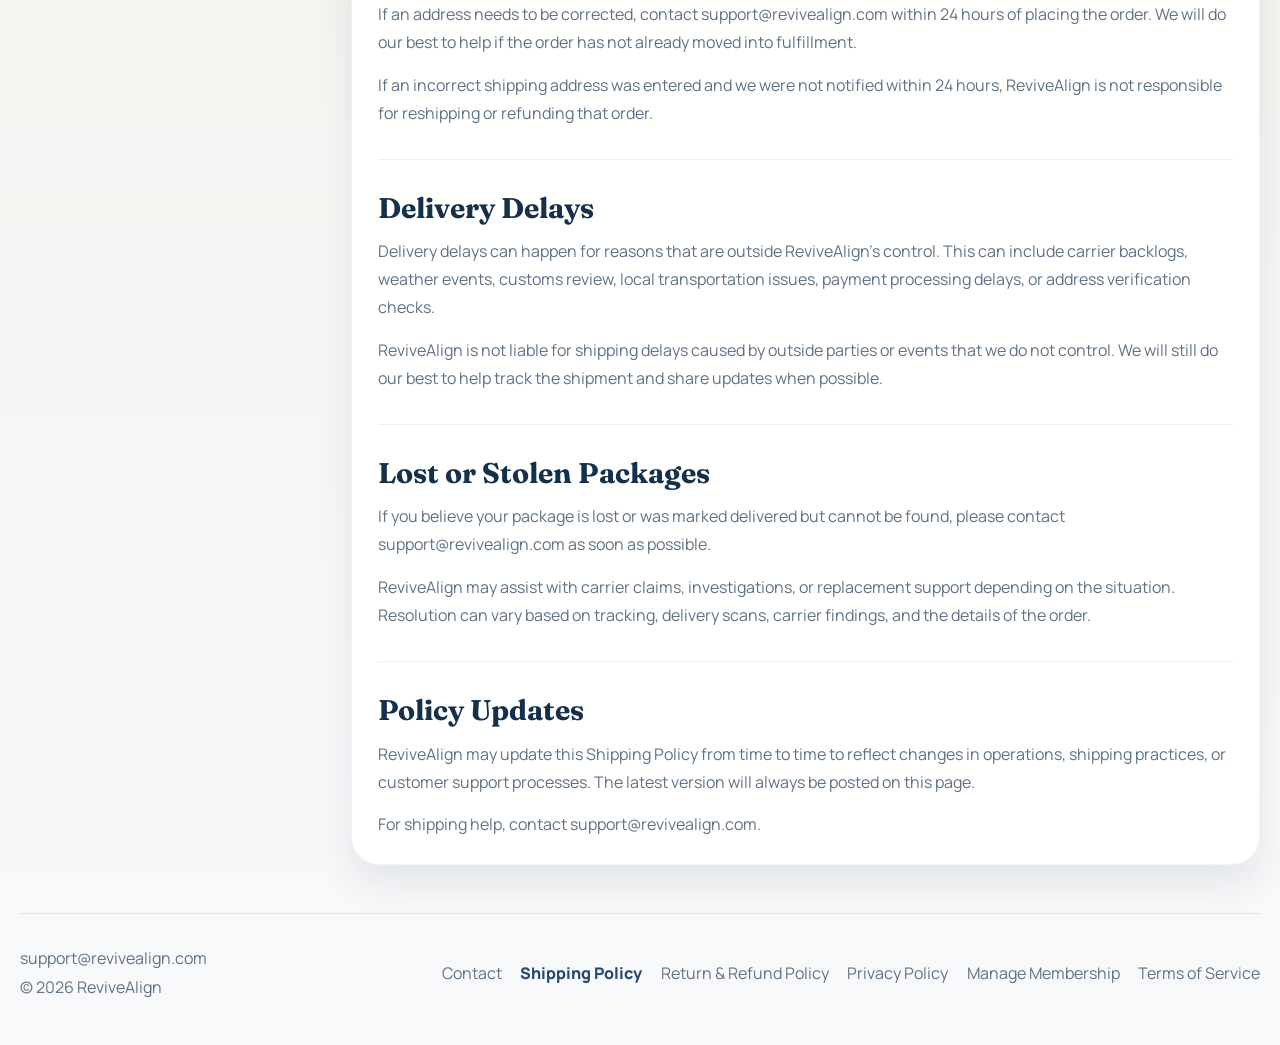
<file: shipping-policy.html>
<!DOCTYPE html>
<html lang="en">
  <head>
    <meta charset="UTF-8" />
    <meta name="viewport" content="width=device-width, initial-scale=1.0" />
    <title>Shipping Policy | ReviveAlign</title>
    <meta
      name="description"
      content="Read the ReviveAlign shipping policy, including processing times, estimated delivery windows, address updates, and shipping support."
    />
    <link rel="preconnect" href="https://fonts.googleapis.com" />
    <link rel="preconnect" href="https://fonts.gstatic.com" crossorigin />
    <link
      href="https://fonts.googleapis.com/css2?family=Fraunces:wght@600;700&family=Manrope:wght@400;500;600;700;800&display=swap"
      rel="stylesheet"
    />
    <link rel="stylesheet" href="support-legal.css" />
  </head>
  <body>
    <div class="announcement-bar">Free Shipping Today + 60-Night Comfort Trial</div>

    <header class="site-header">
      <div class="header-inner">
        <a class="logo" href="index.html" aria-label="ReviveAlign home">Revive<span>Align</span></a>
        <div class="header-actions">
          <nav class="site-nav" id="site-nav" aria-label="Primary">
            <a href="index.html#why-it-works">Why It Works</a>
            <a href="index.html#benefits">Benefits</a>
            <a href="index.html#reviews">Reviews</a>
            <a href="index.html#faq">FAQ</a>
          </nav>
          <a class="button button-secondary" href="index.html#buy-box">Order Now</a>
          <button
            class="header-toggle"
            type="button"
            aria-expanded="false"
            aria-controls="site-nav"
            aria-label="Toggle navigation"
          >
            <svg viewBox="0 0 24 24" fill="none" stroke="currentColor" stroke-width="2">
              <path d="M4 7h16M4 12h16M4 17h16"></path>
            </svg>
          </button>
        </div>
      </div>
    </header>

    <main id="top">
      <section class="page-hero">
        <div class="container page-hero-inner">
          <div class="page-copy">
            <div class="page-kicker">Shipping Policy</div>
            <h1>Shipping Information for ReviveAlign Orders</h1>
            <p>
              We want shipping to feel simple and clear. This page explains how ReviveAlign
              processes orders, what delivery timing to expect, and what to do if something
              needs attention after checkout.
            </p>
            <div class="page-meta" aria-label="Shipping highlights">
              <span>Free shipping on all orders</span>
              <span>Updated April 21, 2026</span>
              <span>Support: support@revivealign.com</span>
            </div>
          </div>

          <aside class="page-note-card" aria-label="Shipping summary">
            <div class="note-eyebrow">Quick Summary</div>
            <h2>Processing First, Delivery Second</h2>
            <p>
              Most orders are processed within 1 to 3 business days, though peak periods can
              take longer. Once shipped, delivery timing depends on the destination and the
              carrier handling the package.
            </p>
            <ul class="note-list">
              <li>Free shipping on all ReviveAlign orders</li>
              <li>Address changes should be requested within 24 hours</li>
              <li>Report lost or stolen packages to support right away</li>
            </ul>
          </aside>
        </div>
      </section>

      <section class="policy-wrap">
        <div class="container policy-layout">
          <aside class="policy-sidebar">
            <div class="sidebar-card">
              <h2>On This Page</h2>
              <nav class="policy-nav" aria-label="Shipping sections">
                <a href="#overview">Overview</a>
                <a href="#processing">Processing Times</a>
                <a href="#delivery">Estimated Delivery</a>
                <a href="#addresses">Address Accuracy</a>
                <a href="#delays">Shipping Delays</a>
                <a href="#lost-packages">Lost or Stolen Packages</a>
                <a href="#updates">Policy Updates</a>
              </nav>
            </div>

            <div class="sidebar-card">
              <h2>Need Help?</h2>
              <p>
                If you need to update shipping details or check on an order, email
                support@revivealign.com with your order number or the name and email used at
                checkout.
              </p>
            </div>
          </aside>

          <article class="policy-article">
            <section class="policy-section" id="overview">
              <h2>Overview</h2>
              <p>
                ReviveAlign offers free shipping on all orders. Our goal is to process and send
                orders as quickly as possible while keeping you informed about expected delivery
                timing.
              </p>
              <p>
                Shipping timelines are estimates only. Delivery may be affected by carrier
                operations, weather, customs processing, payment review, address verification,
                local service interruptions, or other issues outside our control.
              </p>
            </section>

            <section class="policy-section" id="processing">
              <h2>Order Processing Times</h2>
              <p>
                Orders are usually processed within 1 to 3 business days. During busy periods,
                promotions, holidays, or high-volume stretches, processing can take up to 7
                business days.
              </p>
              <p>
                Processing time begins after your order is placed and payment is successfully
                received. Processing time is separate from transit time.
              </p>
              <div class="policy-callout">
                <p>
                  If you need to request an address change, please contact support@revivealign.com
                  within 24 hours of placing your order.
                </p>
              </div>
            </section>

            <section class="policy-section" id="delivery">
              <h2>Estimated Shipping Times</h2>
              <p>
                Once an order is shipped, estimated delivery windows are generally as follows:
              </p>
              <ul>
                <li>United States: 8 to 15 business days</li>
                <li>Canada: 8 to 15 business days</li>
                <li>Australia: 7 to 15 business days</li>
                <li>United Kingdom: 7 to 14 business days</li>
                <li>Rest of Europe: 7 to 15 business days</li>
              </ul>
              <p>
                These delivery windows are estimates and are not guaranteed shipping dates. Some
                orders may arrive sooner, while others may take longer depending on the carrier
                and destination.
              </p>
            </section>

            <section class="policy-section" id="addresses">
              <h2>Address Accuracy</h2>
              <p>
                Customers are responsible for entering the correct shipping details at checkout.
                Please review your address carefully before submitting your order.
              </p>
              <p>
                If an address needs to be corrected, contact support@revivealign.com within 24
                hours of placing the order. We will do our best to help if the order has not
                already moved into fulfillment.
              </p>
              <p>
                If an incorrect shipping address was entered and we were not notified within 24
                hours, ReviveAlign is not responsible for reshipping or refunding that order.
              </p>
            </section>

            <section class="policy-section" id="delays">
              <h2>Delivery Delays</h2>
              <p>
                Delivery delays can happen for reasons that are outside ReviveAlign's control.
                This can include carrier backlogs, weather events, customs review, local
                transportation issues, payment processing delays, or address verification checks.
              </p>
              <p>
                ReviveAlign is not liable for shipping delays caused by outside parties or events
                that we do not control. We will still do our best to help track the shipment and
                share updates when possible.
              </p>
            </section>

            <section class="policy-section" id="lost-packages">
              <h2>Lost or Stolen Packages</h2>
              <p>
                If you believe your package is lost or was marked delivered but cannot be found,
                please contact support@revivealign.com as soon as possible.
              </p>
              <p>
                ReviveAlign may assist with carrier claims, investigations, or replacement
                support depending on the situation. Resolution can vary based on tracking,
                delivery scans, carrier findings, and the details of the order.
              </p>
            </section>

            <section class="policy-section" id="updates">
              <h2>Policy Updates</h2>
              <p>
                ReviveAlign may update this Shipping Policy from time to time to reflect changes
                in operations, shipping practices, or customer support processes. The latest
                version will always be posted on this page.
              </p>
              <p>
                For shipping help, contact <a href="mailto:support@revivealign.com">support@revivealign.com</a>.
              </p>
            </section>
          </article>
        </div>
      </section>
    </main>

    <footer class="footer">
      <div class="container footer-inner">
        <div class="footer-brand">
          <a href="mailto:support@revivealign.com">support@revivealign.com</a>
          <span>&copy; 2026 ReviveAlign</span>
        </div>
        <nav class="footer-links" aria-label="Footer links">
          <a href="contact.html">Contact</a>
          <a href="shipping-policy.html" aria-current="page">Shipping Policy</a>
          <a href="return-refund-policy.html">Return &amp; Refund Policy</a>
          <a href="privacy-policy.html">Privacy Policy</a>
          <a href="manage-membership.html">Manage Membership</a>
          <a href="terms-of-service.html">Terms of Service</a>
        </nav>
      </div>
    </footer>

    <script src="site.js"></script>
  </body>
</html>
</file>
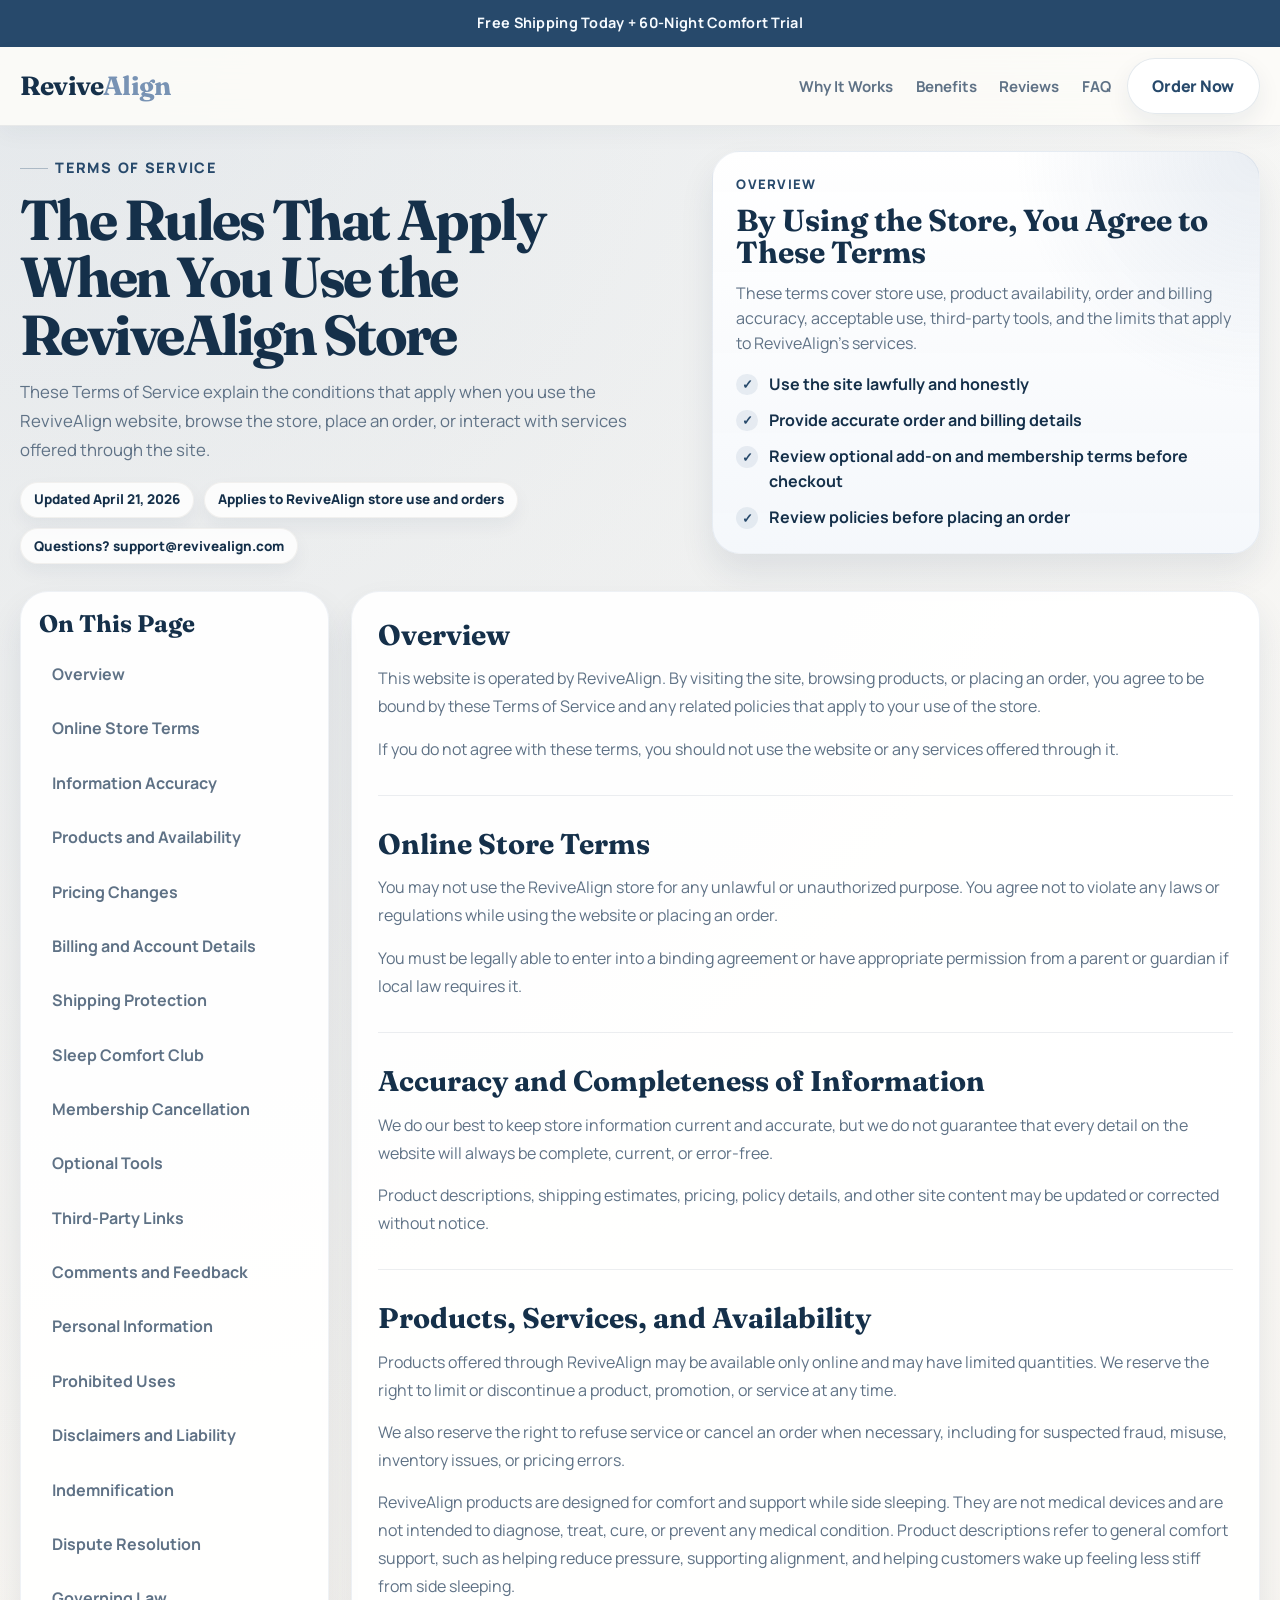
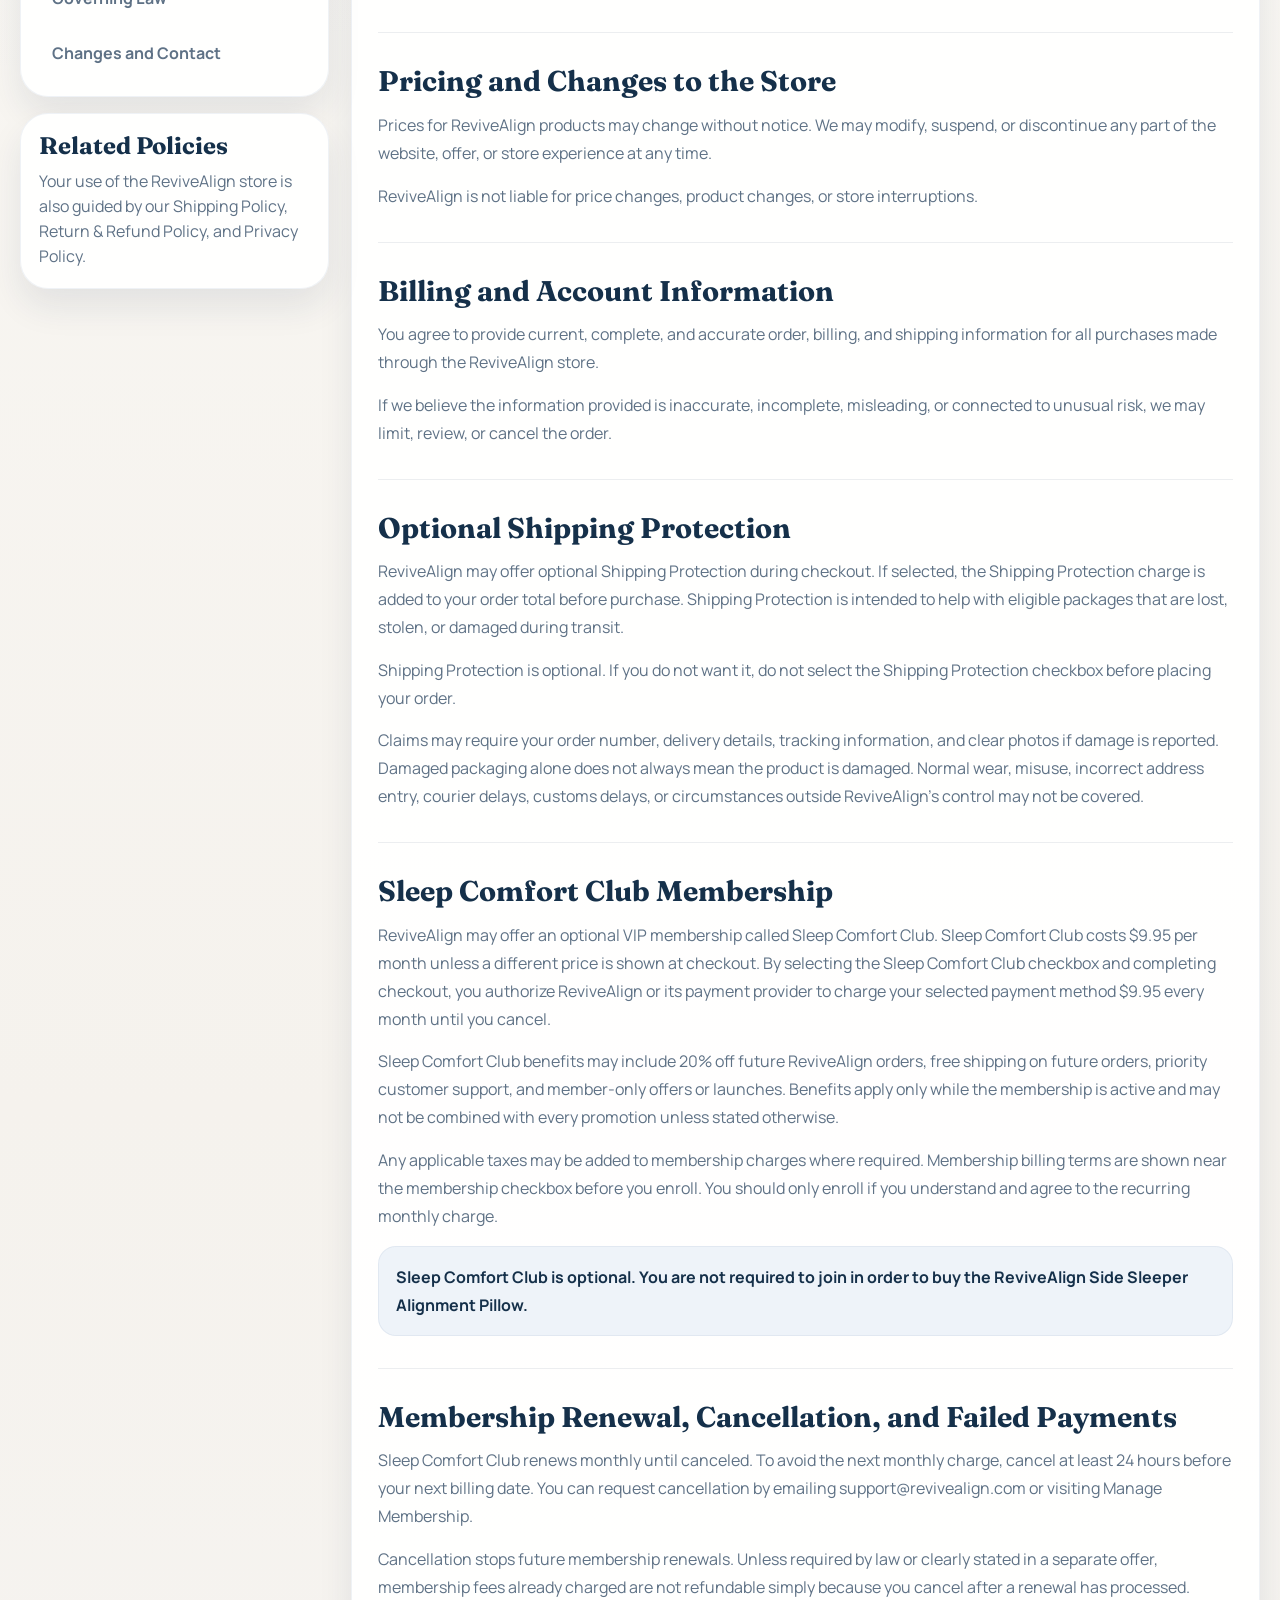
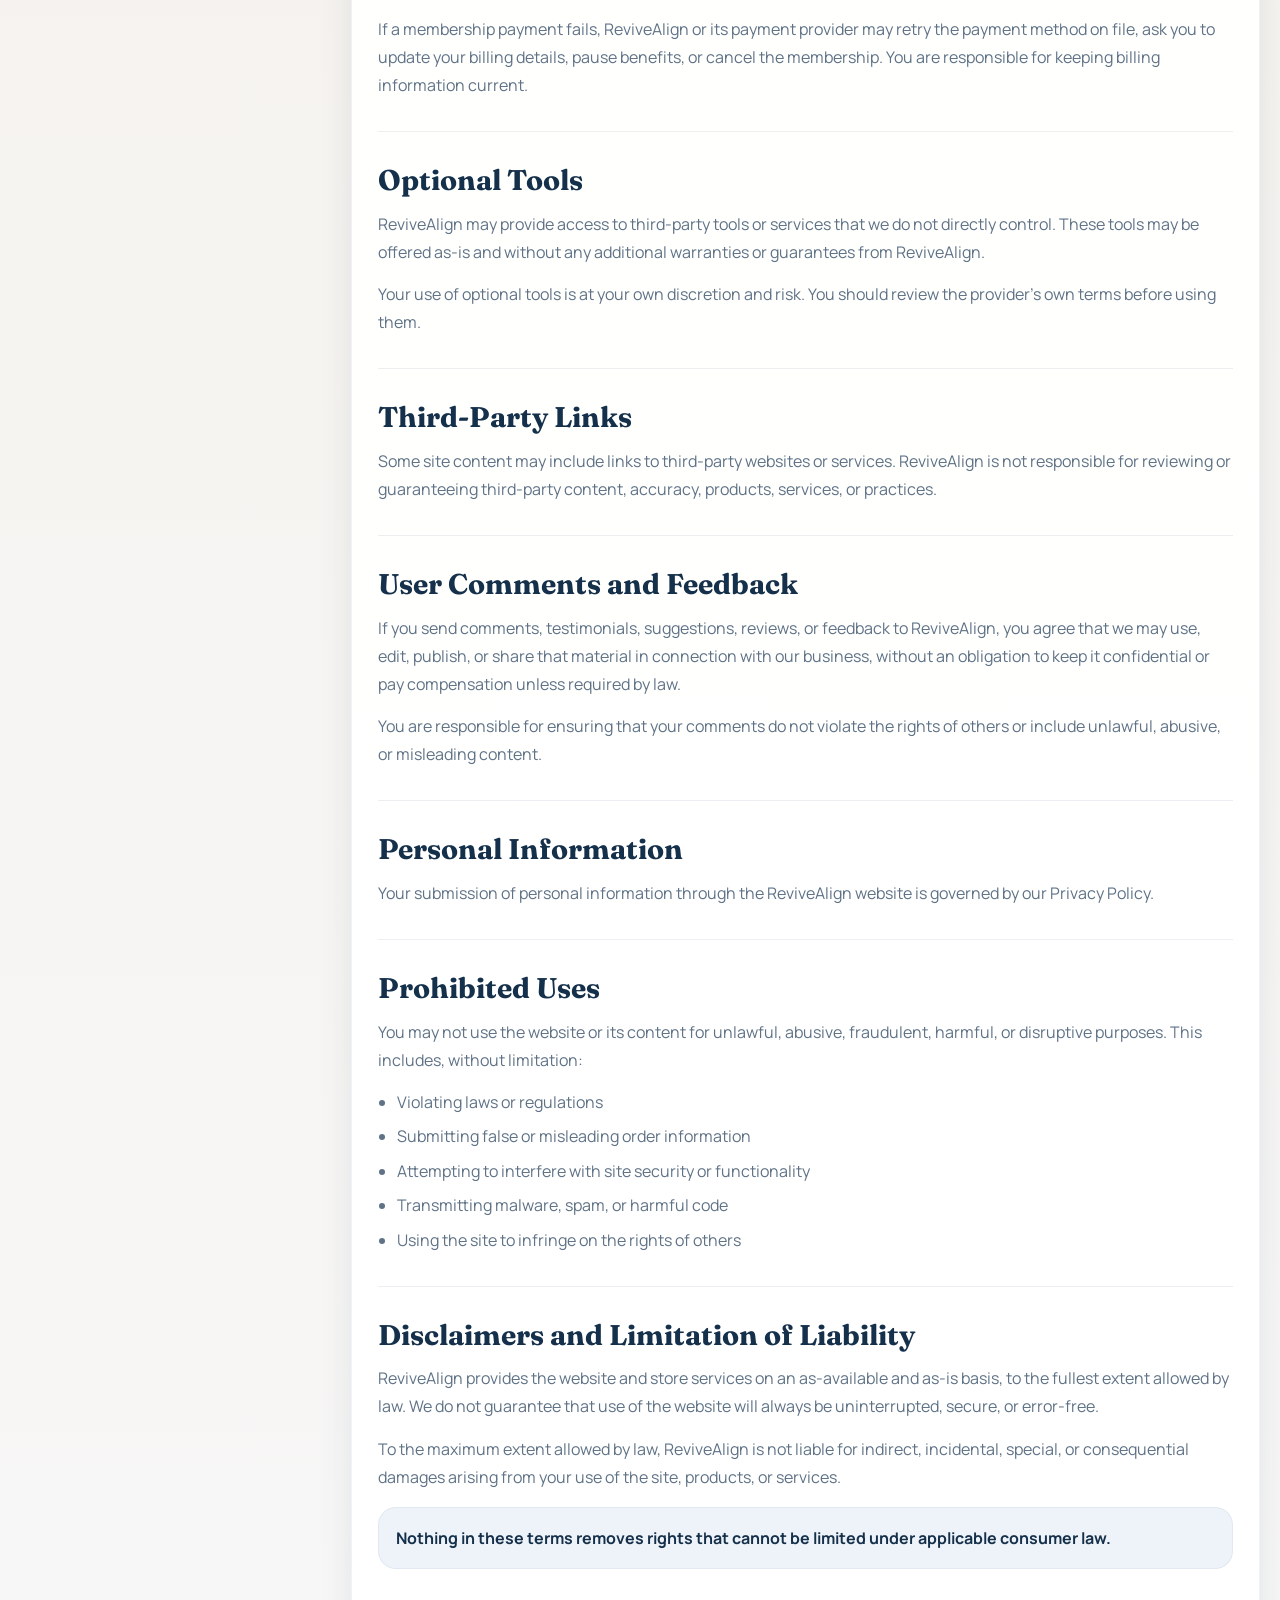
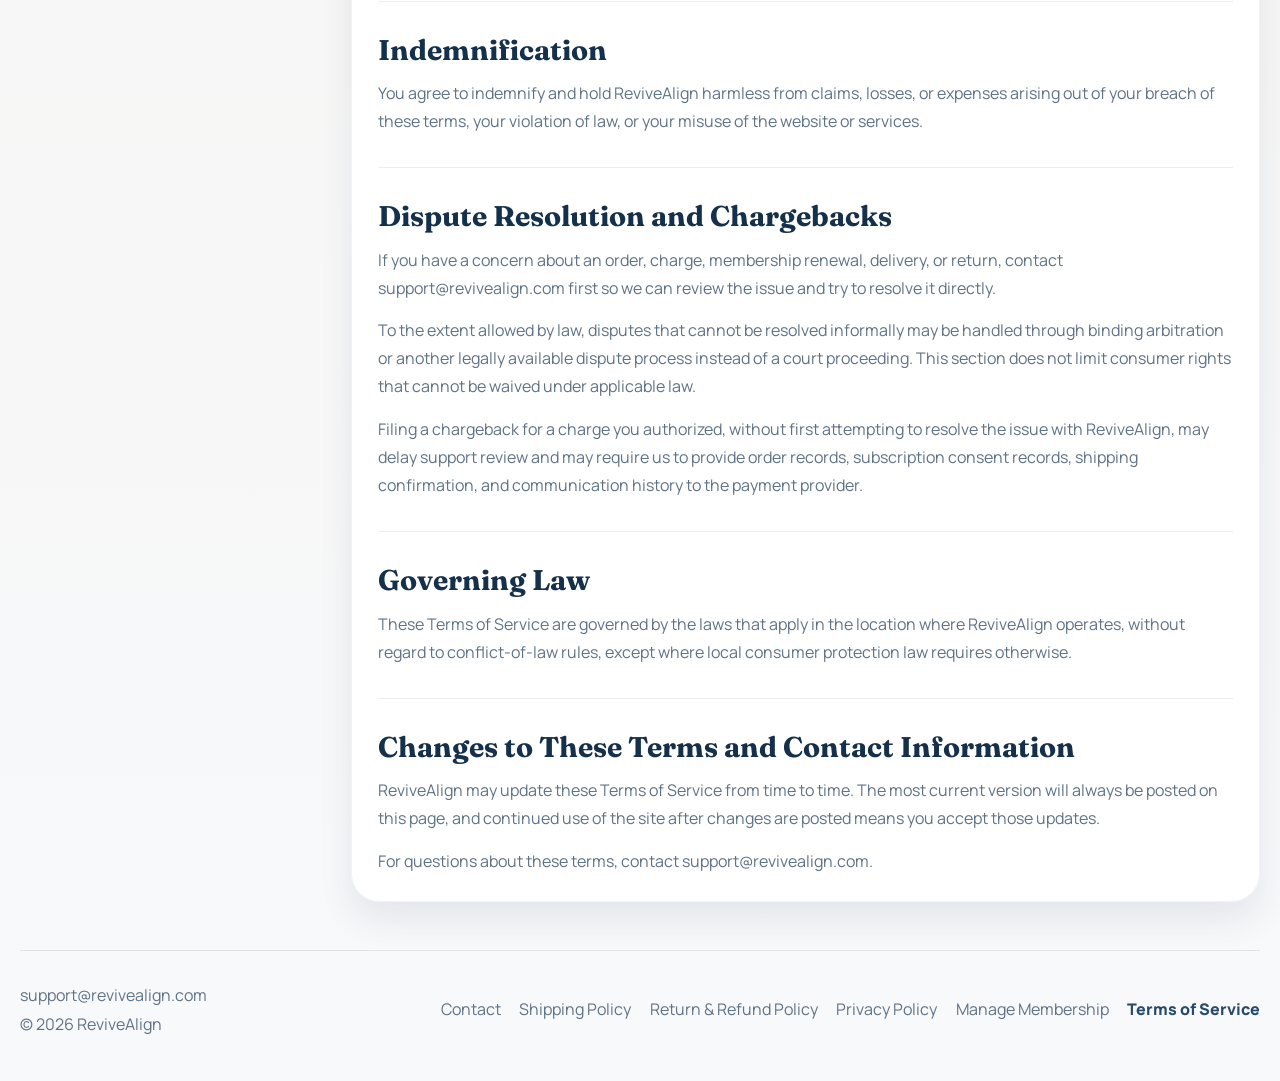
<file: terms-of-service.html>
<!DOCTYPE html>
<html lang="en">
  <head>
    <meta charset="UTF-8" />
    <meta name="viewport" content="width=device-width, initial-scale=1.0" />
    <title>Terms of Service | ReviveAlign</title>
    <meta
      name="description"
      content="Read the ReviveAlign terms of service for store use, orders, pricing, billing, third-party tools, prohibited uses, and contact information."
    />
    <link rel="preconnect" href="https://fonts.googleapis.com" />
    <link rel="preconnect" href="https://fonts.gstatic.com" crossorigin />
    <link
      href="https://fonts.googleapis.com/css2?family=Fraunces:wght@600;700&family=Manrope:wght@400;500;600;700;800&display=swap"
      rel="stylesheet"
    />
    <link rel="stylesheet" href="support-legal.css" />
  </head>
  <body>
    <div class="announcement-bar">Free Shipping Today + 60-Night Comfort Trial</div>

    <header class="site-header">
      <div class="header-inner">
        <a class="logo" href="index.html" aria-label="ReviveAlign home">Revive<span>Align</span></a>
        <div class="header-actions">
          <nav class="site-nav" id="site-nav" aria-label="Primary">
            <a href="index.html#why-it-works">Why It Works</a>
            <a href="index.html#benefits">Benefits</a>
            <a href="index.html#reviews">Reviews</a>
            <a href="index.html#faq">FAQ</a>
          </nav>
          <a class="button button-secondary" href="index.html#buy-box">Order Now</a>
          <button
            class="header-toggle"
            type="button"
            aria-expanded="false"
            aria-controls="site-nav"
            aria-label="Toggle navigation"
          >
            <svg viewBox="0 0 24 24" fill="none" stroke="currentColor" stroke-width="2">
              <path d="M4 7h16M4 12h16M4 17h16"></path>
            </svg>
          </button>
        </div>
      </div>
    </header>

    <main id="top">
      <section class="page-hero">
        <div class="container page-hero-inner">
          <div class="page-copy">
            <div class="page-kicker">Terms of Service</div>
            <h1>The Rules That Apply When You Use the ReviveAlign Store</h1>
            <p>
              These Terms of Service explain the conditions that apply when you use the
              ReviveAlign website, browse the store, place an order, or interact with services
              offered through the site.
            </p>
            <div class="page-meta" aria-label="Terms highlights">
              <span>Updated April 21, 2026</span>
              <span>Applies to ReviveAlign store use and orders</span>
              <span>Questions? support@revivealign.com</span>
            </div>
          </div>

          <aside class="page-note-card" aria-label="Terms summary">
            <div class="note-eyebrow">Overview</div>
            <h2>By Using the Store, You Agree to These Terms</h2>
            <p>
              These terms cover store use, product availability, order and billing accuracy,
              acceptable use, third-party tools, and the limits that apply to ReviveAlign's
              services.
            </p>
            <ul class="note-list">
              <li>Use the site lawfully and honestly</li>
              <li>Provide accurate order and billing details</li>
              <li>Review optional add-on and membership terms before checkout</li>
              <li>Review policies before placing an order</li>
            </ul>
          </aside>
        </div>
      </section>

      <section class="policy-wrap">
        <div class="container policy-layout">
          <aside class="policy-sidebar">
            <div class="sidebar-card">
              <h2>On This Page</h2>
              <nav class="policy-nav" aria-label="Terms sections">
                <a href="#overview">Overview</a>
                <a href="#store-terms">Online Store Terms</a>
                <a href="#accuracy">Information Accuracy</a>
                <a href="#products">Products and Availability</a>
                <a href="#pricing">Pricing Changes</a>
                <a href="#billing">Billing and Account Details</a>
                <a href="#shipping-protection">Shipping Protection</a>
                <a href="#sleep-comfort-club">Sleep Comfort Club</a>
                <a href="#membership-cancellation">Membership Cancellation</a>
                <a href="#tools">Optional Tools</a>
                <a href="#links">Third-Party Links</a>
                <a href="#feedback">Comments and Feedback</a>
                <a href="#privacy">Personal Information</a>
                <a href="#prohibited">Prohibited Uses</a>
                <a href="#liability">Disclaimers and Liability</a>
                <a href="#indemnification">Indemnification</a>
                <a href="#disputes">Dispute Resolution</a>
                <a href="#law">Governing Law</a>
                <a href="#changes">Changes and Contact</a>
              </nav>
            </div>

            <div class="sidebar-card">
              <h2>Related Policies</h2>
              <p>
                Your use of the ReviveAlign store is also guided by our Shipping Policy, Return
                &amp; Refund Policy, and Privacy Policy.
              </p>
            </div>
          </aside>

          <article class="policy-article">
            <section class="policy-section" id="overview">
              <h2>Overview</h2>
              <p>
                This website is operated by ReviveAlign. By visiting the site, browsing products,
                or placing an order, you agree to be bound by these Terms of Service and any
                related policies that apply to your use of the store.
              </p>
              <p>
                If you do not agree with these terms, you should not use the website or any
                services offered through it.
              </p>
            </section>

            <section class="policy-section" id="store-terms">
              <h2>Online Store Terms</h2>
              <p>
                You may not use the ReviveAlign store for any unlawful or unauthorized purpose.
                You agree not to violate any laws or regulations while using the website or
                placing an order.
              </p>
              <p>
                You must be legally able to enter into a binding agreement or have appropriate
                permission from a parent or guardian if local law requires it.
              </p>
            </section>

            <section class="policy-section" id="accuracy">
              <h2>Accuracy and Completeness of Information</h2>
              <p>
                We do our best to keep store information current and accurate, but we do not
                guarantee that every detail on the website will always be complete, current, or
                error-free.
              </p>
              <p>
                Product descriptions, shipping estimates, pricing, policy details, and other site
                content may be updated or corrected without notice.
              </p>
            </section>

            <section class="policy-section" id="products">
              <h2>Products, Services, and Availability</h2>
              <p>
                Products offered through ReviveAlign may be available only online and may have
                limited quantities. We reserve the right to limit or discontinue a product,
                promotion, or service at any time.
              </p>
              <p>
                We also reserve the right to refuse service or cancel an order when necessary,
                including for suspected fraud, misuse, inventory issues, or pricing errors.
              </p>
              <p>
                ReviveAlign products are designed for comfort and support while side sleeping.
                They are not medical devices and are not intended to diagnose, treat, cure, or
                prevent any medical condition. Product descriptions refer to general comfort
                support, such as helping reduce pressure, supporting alignment, and helping
                customers wake up feeling less stiff from side sleeping.
              </p>
            </section>

            <section class="policy-section" id="pricing">
              <h2>Pricing and Changes to the Store</h2>
              <p>
                Prices for ReviveAlign products may change without notice. We may modify, suspend,
                or discontinue any part of the website, offer, or store experience at any time.
              </p>
              <p>
                ReviveAlign is not liable for price changes, product changes, or store
                interruptions.
              </p>
            </section>

            <section class="policy-section" id="billing">
              <h2>Billing and Account Information</h2>
              <p>
                You agree to provide current, complete, and accurate order, billing, and shipping
                information for all purchases made through the ReviveAlign store.
              </p>
              <p>
                If we believe the information provided is inaccurate, incomplete, misleading, or
                connected to unusual risk, we may limit, review, or cancel the order.
              </p>
            </section>

            <section class="policy-section" id="shipping-protection">
              <h2>Optional Shipping Protection</h2>
              <p>
                ReviveAlign may offer optional Shipping Protection during checkout. If selected,
                the Shipping Protection charge is added to your order total before purchase.
                Shipping Protection is intended to help with eligible packages that are lost,
                stolen, or damaged during transit.
              </p>
              <p>
                Shipping Protection is optional. If you do not want it, do not select the
                Shipping Protection checkbox before placing your order.
              </p>
              <p>
                Claims may require your order number, delivery details, tracking information, and
                clear photos if damage is reported. Damaged packaging alone does not always mean
                the product is damaged. Normal wear, misuse, incorrect address entry, courier
                delays, customs delays, or circumstances outside ReviveAlign's control may not be
                covered.
              </p>
            </section>

            <section class="policy-section" id="sleep-comfort-club">
              <h2>Sleep Comfort Club Membership</h2>
              <p>
                ReviveAlign may offer an optional VIP membership called Sleep Comfort Club. Sleep
                Comfort Club costs $9.95 per month unless a different price is shown at checkout.
                By selecting the Sleep Comfort Club checkbox and completing checkout, you
                authorize ReviveAlign or its payment provider to charge your selected payment
                method $9.95 every month until you cancel.
              </p>
              <p>
                Sleep Comfort Club benefits may include 20% off future ReviveAlign orders, free
                shipping on future orders, priority customer support, and member-only offers or
                launches. Benefits apply only while the membership is active and may not be
                combined with every promotion unless stated otherwise.
              </p>
              <p>
                Any applicable taxes may be added to membership charges where required. Membership
                billing terms are shown near the membership checkbox before you enroll. You should
                only enroll if you understand and agree to the recurring monthly charge.
              </p>
              <div class="policy-callout">
                <p>
                  Sleep Comfort Club is optional. You are not required to join in order to buy the
                  ReviveAlign Side Sleeper Alignment Pillow.
                </p>
              </div>
            </section>

            <section class="policy-section" id="membership-cancellation">
              <h2>Membership Renewal, Cancellation, and Failed Payments</h2>
              <p>
                Sleep Comfort Club renews monthly until canceled. To avoid the next monthly
                charge, cancel at least 24 hours before your next billing date. You can request
                cancellation by emailing
                <a href="mailto:support@revivealign.com">support@revivealign.com</a> or visiting
                <a href="manage-membership.html">Manage Membership</a>.
              </p>
              <p>
                Cancellation stops future membership renewals. Unless required by law or clearly
                stated in a separate offer, membership fees already charged are not refundable
                simply because you cancel after a renewal has processed.
              </p>
              <p>
                If a membership payment fails, ReviveAlign or its payment provider may retry the
                payment method on file, ask you to update your billing details, pause benefits, or
                cancel the membership. You are responsible for keeping billing information current.
              </p>
            </section>

            <section class="policy-section" id="tools">
              <h2>Optional Tools</h2>
              <p>
                ReviveAlign may provide access to third-party tools or services that we do not
                directly control. These tools may be offered as-is and without any additional
                warranties or guarantees from ReviveAlign.
              </p>
              <p>
                Your use of optional tools is at your own discretion and risk. You should review
                the provider's own terms before using them.
              </p>
            </section>

            <section class="policy-section" id="links">
              <h2>Third-Party Links</h2>
              <p>
                Some site content may include links to third-party websites or services. ReviveAlign
                is not responsible for reviewing or guaranteeing third-party content, accuracy,
                products, services, or practices.
              </p>
            </section>

            <section class="policy-section" id="feedback">
              <h2>User Comments and Feedback</h2>
              <p>
                If you send comments, testimonials, suggestions, reviews, or feedback to
                ReviveAlign, you agree that we may use, edit, publish, or share that material in
                connection with our business, without an obligation to keep it confidential or pay
                compensation unless required by law.
              </p>
              <p>
                You are responsible for ensuring that your comments do not violate the rights of
                others or include unlawful, abusive, or misleading content.
              </p>
            </section>

            <section class="policy-section" id="privacy">
              <h2>Personal Information</h2>
              <p>
                Your submission of personal information through the ReviveAlign website is
                governed by our Privacy Policy.
              </p>
            </section>

            <section class="policy-section" id="prohibited">
              <h2>Prohibited Uses</h2>
              <p>
                You may not use the website or its content for unlawful, abusive, fraudulent,
                harmful, or disruptive purposes. This includes, without limitation:
              </p>
              <ul>
                <li>Violating laws or regulations</li>
                <li>Submitting false or misleading order information</li>
                <li>Attempting to interfere with site security or functionality</li>
                <li>Transmitting malware, spam, or harmful code</li>
                <li>Using the site to infringe on the rights of others</li>
              </ul>
            </section>

            <section class="policy-section" id="liability">
              <h2>Disclaimers and Limitation of Liability</h2>
              <p>
                ReviveAlign provides the website and store services on an as-available and
                as-is basis, to the fullest extent allowed by law. We do not guarantee that use
                of the website will always be uninterrupted, secure, or error-free.
              </p>
              <p>
                To the maximum extent allowed by law, ReviveAlign is not liable for indirect,
                incidental, special, or consequential damages arising from your use of the site,
                products, or services.
              </p>
              <div class="policy-callout">
                <p>
                  Nothing in these terms removes rights that cannot be limited under applicable
                  consumer law.
                </p>
              </div>
            </section>

            <section class="policy-section" id="indemnification">
              <h2>Indemnification</h2>
              <p>
                You agree to indemnify and hold ReviveAlign harmless from claims, losses, or
                expenses arising out of your breach of these terms, your violation of law, or
                your misuse of the website or services.
              </p>
            </section>

            <section class="policy-section" id="disputes">
              <h2>Dispute Resolution and Chargebacks</h2>
              <p>
                If you have a concern about an order, charge, membership renewal, delivery, or
                return, contact <a href="mailto:support@revivealign.com">support@revivealign.com</a>
                first so we can review the issue and try to resolve it directly.
              </p>
              <p>
                To the extent allowed by law, disputes that cannot be resolved informally may be
                handled through binding arbitration or another legally available dispute process
                instead of a court proceeding. This section does not limit consumer rights that
                cannot be waived under applicable law.
              </p>
              <p>
                Filing a chargeback for a charge you authorized, without first attempting to
                resolve the issue with ReviveAlign, may delay support review and may require us to
                provide order records, subscription consent records, shipping confirmation, and
                communication history to the payment provider.
              </p>
            </section>

            <section class="policy-section" id="law">
              <h2>Governing Law</h2>
              <p>
                These Terms of Service are governed by the laws that apply in the location where
                ReviveAlign operates, without regard to conflict-of-law rules, except where local
                consumer protection law requires otherwise.
              </p>
            </section>

            <section class="policy-section" id="changes">
              <h2>Changes to These Terms and Contact Information</h2>
              <p>
                ReviveAlign may update these Terms of Service from time to time. The most current
                version will always be posted on this page, and continued use of the site after
                changes are posted means you accept those updates.
              </p>
              <p>
                For questions about these terms, contact
                <a href="mailto:support@revivealign.com">support@revivealign.com</a>.
              </p>
            </section>
          </article>
        </div>
      </section>
    </main>

    <footer class="footer">
      <div class="container footer-inner">
        <div class="footer-brand">
          <a href="mailto:support@revivealign.com">support@revivealign.com</a>
          <span>&copy; 2026 ReviveAlign</span>
        </div>
        <nav class="footer-links" aria-label="Footer links">
          <a href="contact.html">Contact</a>
          <a href="shipping-policy.html">Shipping Policy</a>
          <a href="return-refund-policy.html">Return &amp; Refund Policy</a>
          <a href="privacy-policy.html">Privacy Policy</a>
          <a href="manage-membership.html">Manage Membership</a>
          <a href="terms-of-service.html" aria-current="page">Terms of Service</a>
        </nav>
      </div>
    </footer>

    <script src="site.js"></script>
  </body>
</html>
</file>
<file: support-legal.css>
:root {
  --bg: #f6f4ef;
  --surface: #ffffff;
  --surface-soft: #f7f8fb;
  --surface-strong: #eef3f8;
  --border: rgba(23, 42, 63, 0.1);
  --border-strong: rgba(78, 105, 135, 0.22);
  --text: #15304a;
  --muted: #5f7286;
  --accent: #7893b4;
  --accent-deep: #27496b;
  --accent-soft: #dce7f3;
  --success: #2e7d69;
  --warning: #936b1f;
  --shadow-lg: 0 28px 60px rgba(21, 48, 74, 0.13);
  --shadow-md: 0 18px 35px rgba(21, 48, 74, 0.09);
  --shadow-sm: 0 10px 24px rgba(21, 48, 74, 0.07);
  --shadow-xs: 0 8px 18px rgba(21, 48, 74, 0.05);
  --radius-xl: 28px;
  --radius-lg: 22px;
  --radius-md: 18px;
  --radius-sm: 14px;
  --container: 1280px;
  --header-height: 78px;
}

* {
  box-sizing: border-box;
}

html {
  scroll-behavior: smooth;
}

body {
  margin: 0;
  font-family: "Manrope", sans-serif;
  background:
    radial-gradient(circle at top left, rgba(120, 147, 180, 0.18), transparent 28%),
    linear-gradient(180deg, #fcfbf8 0%, #f5f2ed 46%, #f8f9fb 100%);
  color: var(--text);
  line-height: 1.55;
  text-rendering: optimizeLegibility;
  overflow-x: hidden;
}

img {
  max-width: 100%;
  display: block;
}

a {
  color: inherit;
  text-decoration: none;
}

button,
input,
textarea,
select {
  font: inherit;
}

.announcement-bar {
  background: var(--accent-deep);
  color: #f7fbff;
  text-align: center;
  padding: 0.78rem 1rem;
  font-size: 0.9rem;
  font-weight: 700;
  letter-spacing: 0.02em;
}

.site-header {
  position: sticky;
  top: 0;
  z-index: 40;
  backdrop-filter: blur(16px);
  background: rgba(252, 251, 248, 0.92);
  border-bottom: 1px solid rgba(21, 48, 74, 0.08);
  box-shadow: 0 8px 22px rgba(21, 48, 74, 0.04);
}

.header-inner,
.container {
  width: min(calc(100% - 2.5rem), var(--container));
  margin: 0 auto;
}

.header-inner {
  min-height: var(--header-height);
  display: flex;
  align-items: center;
  justify-content: space-between;
  gap: 1rem;
}

.logo {
  font-family: "Fraunces", serif;
  font-size: 1.65rem;
  font-weight: 700;
  letter-spacing: -0.03em;
}

.logo span {
  color: var(--accent);
}

.header-actions {
  display: flex;
  align-items: center;
  gap: 1rem;
}

.site-nav {
  display: flex;
  align-items: center;
  gap: 1.4rem;
}

.site-nav a {
  color: var(--muted);
  font-weight: 700;
  font-size: 0.94rem;
  transition: color 160ms ease;
}

.site-nav a:hover,
.site-nav a:focus-visible,
.footer-links a:hover,
.footer-links a:focus-visible,
.footer-brand a:hover,
.footer-brand a:focus-visible {
  color: var(--accent-deep);
}

.header-toggle {
  display: none;
  width: 46px;
  height: 46px;
  border: 1px solid var(--border);
  border-radius: 999px;
  background: rgba(255, 255, 255, 0.75);
  align-items: center;
  justify-content: center;
  padding: 0;
  cursor: pointer;
}

.header-toggle svg {
  width: 20px;
  height: 20px;
}

.button {
  display: inline-flex;
  align-items: center;
  justify-content: center;
  gap: 0.55rem;
  min-height: 56px;
  padding: 0 1.55rem;
  border-radius: 999px;
  border: 0;
  font-weight: 800;
  letter-spacing: -0.015em;
  cursor: pointer;
  transition:
    transform 180ms ease,
    box-shadow 180ms ease,
    background 180ms ease,
    color 180ms ease;
}

.button:focus-visible,
.site-nav a:focus-visible,
.footer-links a:focus-visible,
.header-toggle:focus-visible {
  outline: 3px solid rgba(120, 147, 180, 0.35);
  outline-offset: 2px;
}

.button-primary {
  background: linear-gradient(135deg, #1f456b 0%, #365f8b 100%);
  color: #ffffff;
  box-shadow: 0 18px 34px rgba(36, 74, 113, 0.28);
}

.button-primary:hover,
.button-primary:focus-visible {
  transform: translateY(-1px);
  box-shadow: 0 22px 38px rgba(36, 74, 113, 0.28);
}

.button-secondary {
  background: rgba(255, 255, 255, 0.94);
  color: var(--accent-deep);
  border: 1px solid rgba(39, 73, 107, 0.12);
  box-shadow: var(--shadow-sm);
}

.button-secondary:hover,
.button-secondary:focus-visible {
  transform: translateY(-1px);
  background: #ffffff;
}

.page-hero {
  padding: 1.55rem 0 1.7rem;
}

.page-hero-inner {
  display: grid;
  grid-template-columns: minmax(0, 1.1fr) minmax(290px, 0.9fr);
  gap: 1.4rem;
  align-items: start;
}

.page-kicker {
  display: inline-flex;
  align-items: center;
  gap: 0.45rem;
  color: var(--accent-deep);
  font-size: 0.9rem;
  font-weight: 800;
  text-transform: uppercase;
  letter-spacing: 0.12em;
}

.page-kicker::before {
  content: "";
  width: 28px;
  height: 1px;
  background: rgba(39, 73, 107, 0.3);
}

.page-copy h1 {
  margin: 0.7rem 0 0;
  font-family: "Fraunces", serif;
  font-size: clamp(2.55rem, 4.4vw, 4.35rem);
  line-height: 1.02;
  letter-spacing: -0.045em;
}

.page-copy p {
  margin: 0.95rem 0 0;
  max-width: 41rem;
  color: var(--muted);
  font-size: 1.05rem;
  line-height: 1.7;
}

.page-meta {
  margin-top: 1.1rem;
  display: flex;
  flex-wrap: wrap;
  gap: 0.65rem;
}

.page-meta span {
  display: inline-flex;
  align-items: center;
  min-height: 36px;
  padding: 0.35rem 0.8rem;
  border-radius: 999px;
  background: rgba(255, 255, 255, 0.82);
  border: 1px solid rgba(132, 119, 102, 0.09);
  box-shadow: var(--shadow-xs);
  color: var(--text);
  font-size: 0.84rem;
  font-weight: 800;
}

.page-note-card,
.sidebar-card,
.policy-article,
.support-main-card,
.support-sidebar-card,
.info-card {
  border-radius: 28px;
  background: rgba(255, 255, 255, 0.93);
  border: 1px solid rgba(120, 147, 180, 0.12);
  box-shadow: var(--shadow-md);
}

.page-note-card {
  padding: 1.4rem 1.45rem;
  background:
    radial-gradient(circle at top right, rgba(120, 147, 180, 0.16), transparent 36%),
    linear-gradient(180deg, rgba(255, 255, 255, 0.96), rgba(244, 247, 251, 0.94));
}

.note-eyebrow {
  color: var(--accent-deep);
  font-size: 0.82rem;
  font-weight: 800;
  letter-spacing: 0.1em;
  text-transform: uppercase;
}

.page-note-card h2 {
  margin: 0.55rem 0 0;
  font-family: "Fraunces", serif;
  font-size: 1.9rem;
  line-height: 1.08;
}

.page-note-card p {
  margin: 0.75rem 0 0;
  color: var(--muted);
}

.note-list {
  margin: 1rem 0 0;
  padding: 0;
  list-style: none;
  display: grid;
  gap: 0.72rem;
}

.note-list li {
  display: flex;
  gap: 0.7rem;
  color: var(--text);
  font-weight: 700;
}

.note-list li::before {
  content: "\2713";
  flex: 0 0 auto;
  width: 1.35rem;
  height: 1.35rem;
  border-radius: 999px;
  display: inline-flex;
  align-items: center;
  justify-content: center;
  background: rgba(120, 147, 180, 0.14);
  color: var(--accent-deep);
  font-size: 0.82rem;
  margin-top: 0.12rem;
}

.policy-wrap,
.support-wrap {
  padding-bottom: 3rem;
}

.policy-layout {
  display: grid;
  grid-template-columns: minmax(260px, 0.34fr) minmax(0, 1fr);
  gap: 1.35rem;
  align-items: start;
}

.policy-sidebar {
  display: grid;
  gap: 1rem;
  position: sticky;
  top: calc(var(--header-height) + 1rem);
}

.sidebar-card {
  padding: 1.2rem 1.15rem;
}

.sidebar-card h2,
.support-main-card h2,
.support-sidebar-card h2,
.info-card h2,
.info-card h3 {
  margin: 0;
  font-family: "Fraunces", serif;
  line-height: 1.08;
}

.sidebar-card p,
.support-sidebar-card p,
.info-card p {
  margin: 0.65rem 0 0;
  color: var(--muted);
}

.policy-nav {
  display: grid;
  gap: 0.45rem;
  margin-top: 0.85rem;
}

.policy-nav a {
  padding: 0.7rem 0.8rem;
  border-radius: 14px;
  color: var(--muted);
  font-weight: 700;
  transition:
    background 160ms ease,
    color 160ms ease,
    transform 160ms ease;
}

.policy-nav a:hover,
.policy-nav a:focus-visible {
  background: rgba(120, 147, 180, 0.12);
  color: var(--accent-deep);
  transform: translateX(1px);
}

.policy-article {
  padding: 1.65rem;
}

.policy-section + .policy-section {
  margin-top: 2rem;
  padding-top: 2rem;
  border-top: 1px solid rgba(21, 48, 74, 0.08);
}

.policy-section h2 {
  margin: 0;
  font-family: "Fraunces", serif;
  font-size: 1.78rem;
  line-height: 1.1;
}

.policy-section h3 {
  margin: 1.15rem 0 0;
  font-size: 1.06rem;
  line-height: 1.4;
}

.policy-section p,
.policy-section li {
  color: var(--muted);
  font-size: 1rem;
  line-height: 1.75;
}

.policy-section p {
  margin: 0.9rem 0 0;
}

.policy-section ul {
  margin: 0.9rem 0 0;
  padding-left: 1.2rem;
}

.policy-section li + li {
  margin-top: 0.4rem;
}

.policy-callout {
  margin-top: 1rem;
  padding: 1rem 1.05rem;
  border-radius: 18px;
  background: rgba(236, 242, 248, 0.86);
  border: 1px solid rgba(120, 147, 180, 0.12);
}

.policy-callout p {
  margin: 0;
  color: var(--text);
  font-weight: 700;
}

.support-layout {
  display: grid;
  grid-template-columns: minmax(0, 1.1fr) minmax(290px, 0.84fr);
  gap: 1.35rem;
  align-items: start;
}

.support-main-card,
.support-sidebar-card {
  padding: 1.55rem;
}

.support-main-card p {
  margin: 0.85rem 0 0;
  color: var(--muted);
  font-size: 1rem;
  line-height: 1.72;
}

.contact-actions {
  margin-top: 1.15rem;
  display: flex;
  flex-wrap: wrap;
  gap: 0.85rem;
}

.contact-grid {
  margin-top: 1.4rem;
  display: grid;
  grid-template-columns: repeat(2, minmax(0, 1fr));
  gap: 1rem;
}

.info-card {
  padding: 1.2rem;
  box-shadow: var(--shadow-xs);
}

.info-card h3 {
  font-size: 1.25rem;
}

.info-list {
  margin: 0.95rem 0 0;
  padding: 0;
  list-style: none;
  display: grid;
  gap: 0.65rem;
}

.info-list li {
  display: flex;
  gap: 0.7rem;
  color: var(--text);
  font-weight: 700;
}

.info-list li::before {
  content: "\2022";
  color: var(--accent-deep);
  font-size: 1.1rem;
  line-height: 1;
  margin-top: 0.18rem;
}

.contact-detail {
  margin-top: 1rem;
  display: grid;
  gap: 0.8rem;
}

.contact-detail a,
.contact-detail span {
  display: inline-flex;
  align-items: center;
  gap: 0.55rem;
  min-height: 44px;
  padding: 0.65rem 0.9rem;
  border-radius: 16px;
  background: rgba(255, 255, 255, 0.76);
  border: 1px solid rgba(132, 119, 102, 0.08);
  box-shadow: var(--shadow-xs);
  color: var(--text);
  font-weight: 700;
}

.contact-detail a::before,
.contact-detail span::before {
  color: var(--accent-deep);
  font-size: 0.88rem;
}

.contact-detail a::before {
  content: "\2709";
}

.contact-detail span::before {
  content: "\23F0";
}

.footer {
  padding: 0 0 2.8rem;
}

.footer-inner {
  padding-top: 2rem;
  border-top: 1px solid rgba(21, 48, 74, 0.1);
  display: flex;
  align-items: center;
  justify-content: space-between;
  gap: 1rem;
  flex-wrap: wrap;
  color: var(--muted);
}

.footer-brand {
  display: flex;
  flex-direction: column;
  gap: 0.25rem;
}

.footer-links {
  display: flex;
  align-items: center;
  gap: 1.15rem;
  flex-wrap: wrap;
}

.footer-links a[aria-current="page"] {
  color: var(--accent-deep);
  font-weight: 800;
}

.sr-only {
  position: absolute;
  width: 1px;
  height: 1px;
  padding: 0;
  margin: -1px;
  overflow: hidden;
  clip: rect(0, 0, 0, 0);
  white-space: nowrap;
  border: 0;
}

@media (max-width: 1080px) {
  .page-hero-inner,
  .support-layout {
    grid-template-columns: 1fr;
  }

  .policy-layout {
    grid-template-columns: minmax(220px, 0.34fr) minmax(0, 1fr);
  }

  .policy-sidebar {
    position: static;
  }
}

@media (max-width: 900px) {
  :root {
    --header-height: 72px;
  }

  .header-toggle {
    display: inline-flex;
  }

  .site-nav {
    position: absolute;
    top: calc(100% + 0.65rem);
    left: 1rem;
    right: 1rem;
    padding: 1rem;
    border-radius: 22px;
    background: rgba(255, 255, 255, 0.98);
    border: 1px solid rgba(120, 147, 180, 0.14);
    box-shadow: var(--shadow-md);
    display: none;
    flex-direction: column;
    align-items: flex-start;
  }

  .site-nav.is-open {
    display: flex;
  }

  .header-actions .button-secondary {
    min-height: 46px;
    padding: 0 1rem;
  }

  .policy-layout,
  .contact-grid {
    grid-template-columns: 1fr;
  }

  .page-hero {
    padding: 1.1rem 0 1.35rem;
  }

  .support-wrap,
  .policy-wrap {
    padding-bottom: 2.4rem;
  }
}

@media (max-width: 640px) {
  .header-inner,
  .container {
    width: min(calc(100% - 1.2rem), var(--container));
  }

  .announcement-bar {
    font-size: 0.84rem;
    padding: 0.72rem 0.8rem;
  }

  .logo {
    font-size: 1.45rem;
  }

  .page-copy h1 {
    font-size: clamp(2.2rem, 9vw, 3rem);
  }

  .page-copy p,
  .policy-section p,
  .policy-section li,
  .support-main-card p,
  .sidebar-card p,
  .info-card p {
    font-size: 0.97rem;
  }

  .page-note-card,
  .policy-article,
  .support-main-card,
  .support-sidebar-card,
  .sidebar-card,
  .info-card {
    border-radius: 22px;
  }

  .page-note-card,
  .support-main-card,
  .support-sidebar-card {
    padding: 1.2rem;
  }

  .policy-article {
    padding: 1.2rem;
  }

  .policy-section + .policy-section {
    margin-top: 1.65rem;
    padding-top: 1.65rem;
  }

  .contact-actions {
    flex-direction: column;
  }

  .button {
    width: 100%;
  }

  .footer-inner {
    align-items: flex-start;
  }
}

@media (prefers-reduced-motion: reduce) {
  html {
    scroll-behavior: auto;
  }

  *,
  *::before,
  *::after {
    animation: none !important;
    transition: none !important;
  }
}
</file>
